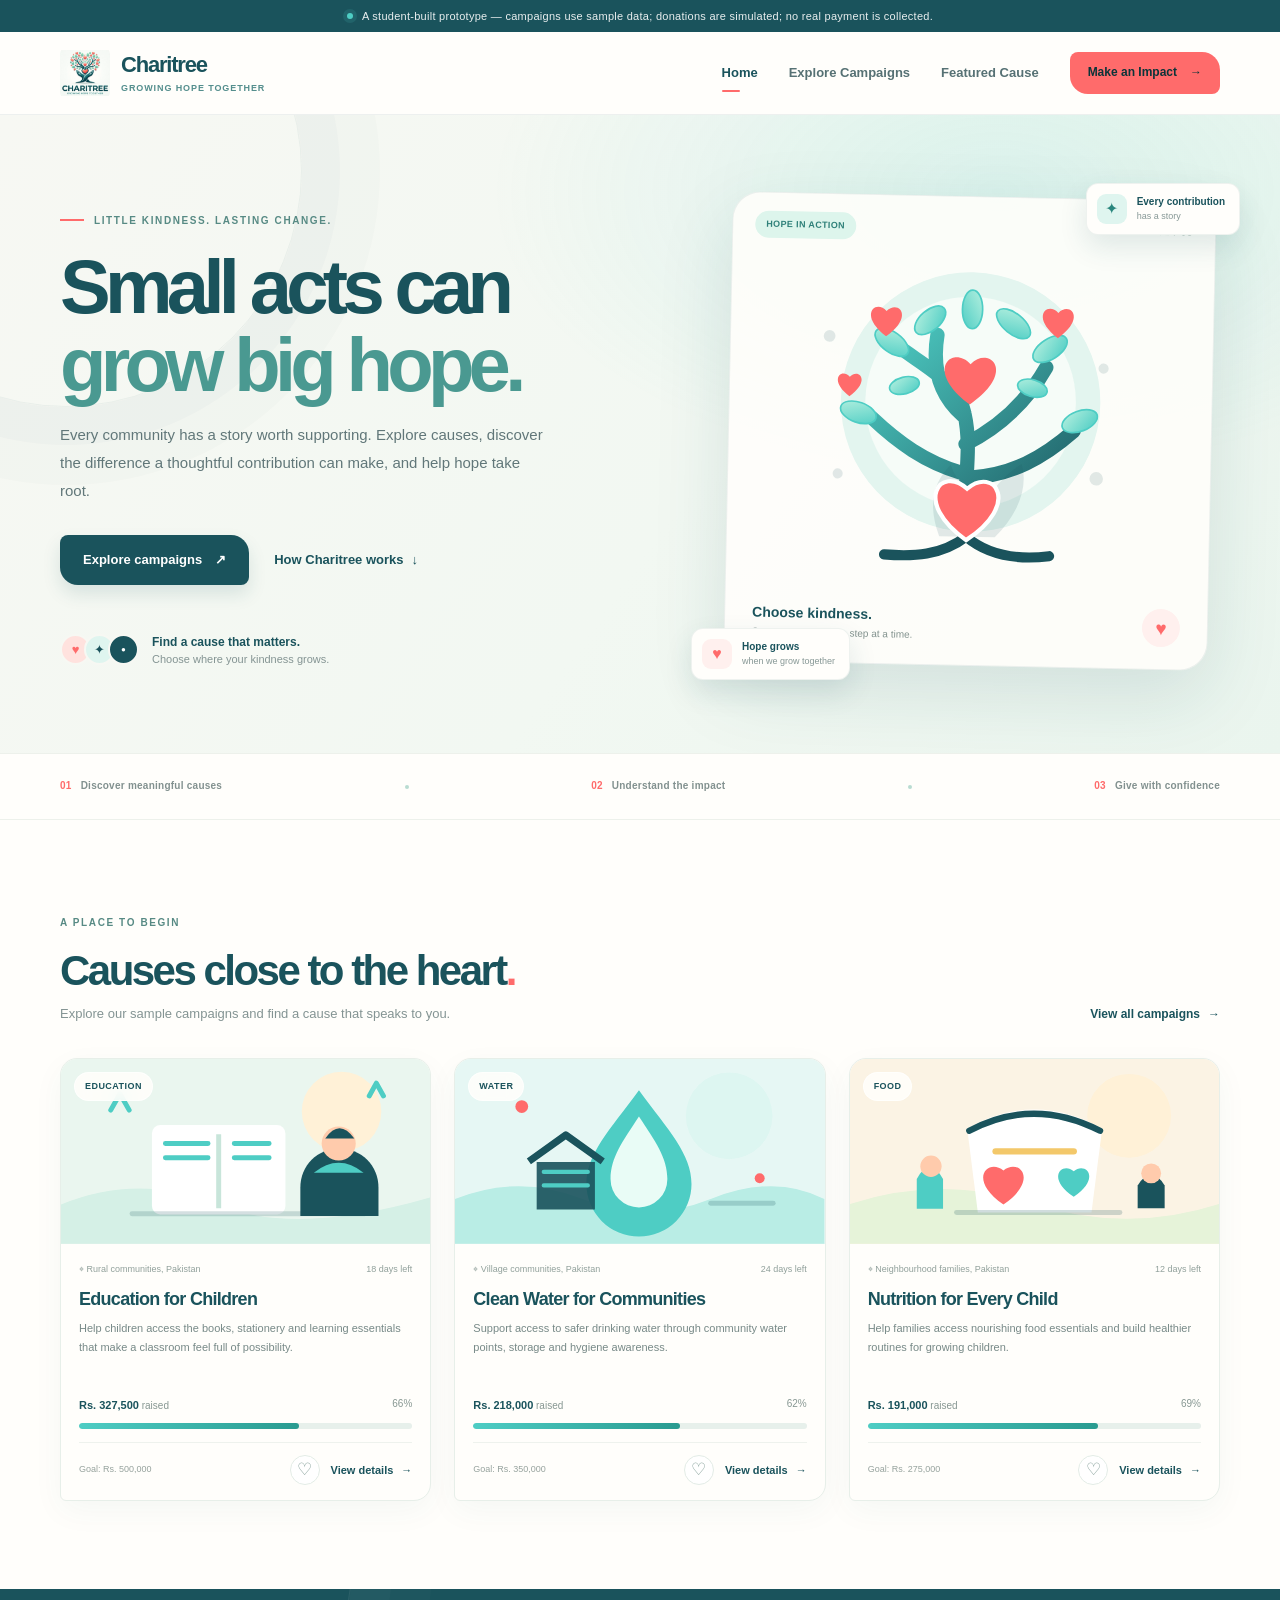
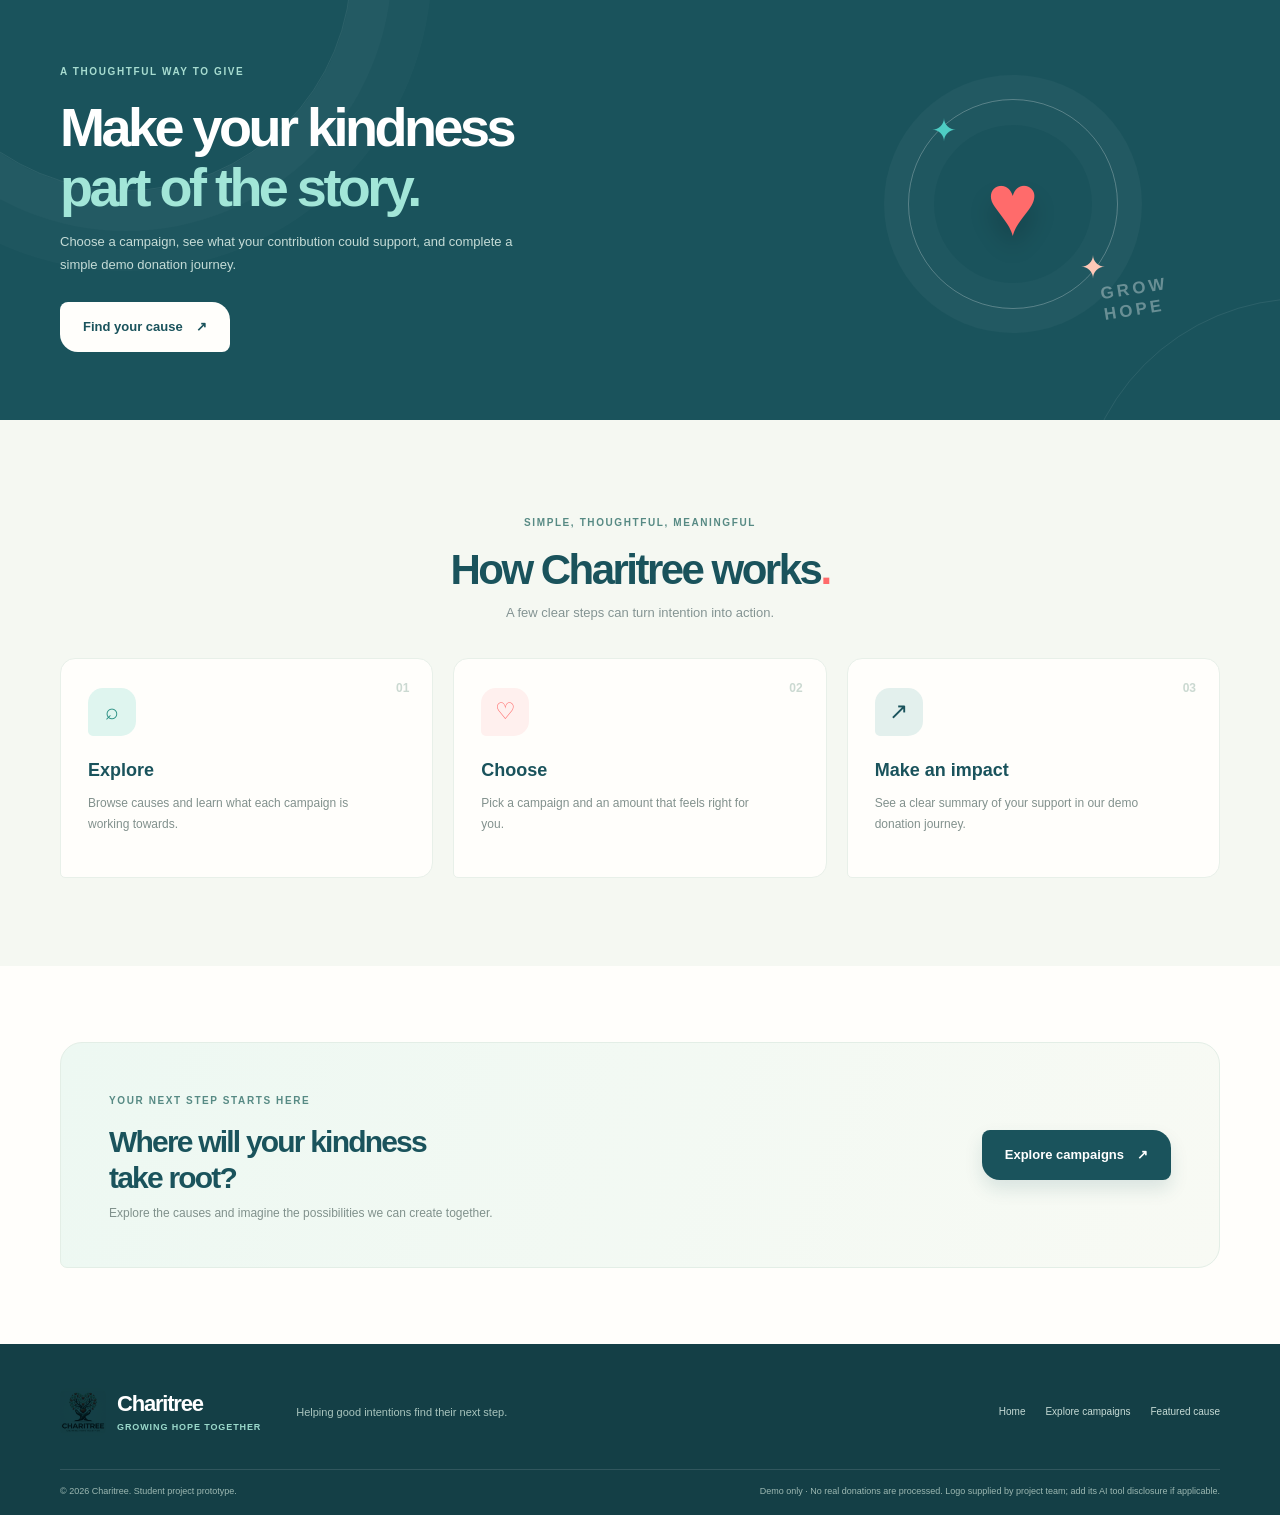
<file: index.html>
<!doctype html>
<html lang="en">
<head>
  <meta charset="utf-8">
  <meta name="viewport" content="width=device-width, initial-scale=1">
  <meta name="theme-color" content="#1A535C">
  <meta name="description" content="Discover meaningful causes and explore how your support can help communities grow with Charitree.">
  <title>Charitree | Growing Hope Together</title>
  <link rel="icon" href="images/charitree-logo.jpg" type="image/jpeg">
  <link rel="stylesheet" href="css/styles.css">
  <script defer src="js/data.js"></script>
  <script defer src="js/app.js"></script>
</head>
<body data-page="home">
  <a class="skip-link" href="#main">Skip to content</a>
  <div class="announcement"><span class="announcement__dot"></span> A student-built prototype — campaigns use sample data; donations are simulated; no real payment is collected.</div>
  <header class="site-header">
    <div class="container header-inner">
      <a class="brand" href="index.html" aria-label="Charitree home">
        <img src="images/charitree-logo.jpg" alt="Charitree tree and heart logo" class="brand__logo">
        <span class="brand__text"><strong>Charitree</strong><small>Growing hope together</small></span>
      </a>
      <button class="menu-toggle" type="button" aria-label="Open navigation menu" aria-expanded="false" aria-controls="primary-nav"><span></span><span></span><span></span></button>
      <nav class="primary-nav" id="primary-nav" aria-label="Main navigation">
        <a class="nav-link is-active" href="index.html" aria-current="page">Home</a>
        <a class="nav-link" href="pages/explore-campaigns.html">Explore Campaigns</a>
        <a class="nav-link" href="pages/campaign-details.html?id=education">Featured Cause</a>
        <a class="button button--small button--coral nav-cta" href="pages/explore-campaigns.html">Make an Impact <span aria-hidden="true">→</span></a>
      </nav>
    </div>
  </header>

  <main id="main">
    <section class="hero hero--home">
      <div class="container hero-grid">
        <div class="hero-copy">
          <span class="eyebrow"><span class="eyebrow__line"></span> Little kindness. Lasting change.</span>
          <h1>Small acts can<br><em>grow big hope.</em></h1>
          <p class="hero-lead">Every community has a story worth supporting. Explore causes, discover the difference a thoughtful contribution can make, and help hope take root.</p>
          <div class="hero-actions">
            <a class="button button--primary" href="pages/explore-campaigns.html">Explore campaigns <span aria-hidden="true">↗</span></a>
            <a class="text-link" href="#how-it-works">How Charitree works <span aria-hidden="true">↓</span></a>
          </div>
          <div class="hero-proof"><div class="avatar-stack" aria-hidden="true"><span>♥</span><span>✦</span><span>●</span></div><p><strong>Find a cause that matters.</strong><br><span>Choose where your kindness grows.</span></p></div>
        </div>
        <div class="hero-art-wrap">
          <div class="hero-art-card">
            <div class="hero-art-top"><span class="pill pill--sage">Hope in action</span><span class="tiny-label">01 / 03</span></div>
            <div class="hero-illustration" aria-label="Illustration of a growing tree with leaves and hearts" role="img">
              <svg viewBox="0 0 520 420" xmlns="http://www.w3.org/2000/svg" aria-hidden="true">
                <defs><linearGradient id="trunk" x1="0" y1="0" x2="1" y2="1"><stop stop-color="#4ECDC4"/><stop offset="1" stop-color="#1A535C"/></linearGradient><linearGradient id="leaf" x1="0" y1="0" x2="1" y2="1"><stop stop-color="#B5F0DF"/><stop offset="1" stop-color="#4ECDC4"/></linearGradient></defs>
                <circle cx="260" cy="190" r="154" fill="#E3F5EF"/><circle cx="260" cy="190" r="125" fill="#F6FCF8"/>
                <path d="M258 349 C252 290 264 249 253 204 C245 167 207 150 173 126 M255 240 C300 216 330 182 349 147 M251 206 C220 180 214 145 219 111 M259 280 C311 276 348 254 383 222 M250 274 C207 262 175 240 143 211" fill="none" stroke="url(#trunk)" stroke-width="17" stroke-linecap="round"/>
                <path d="M258 350 C229 373 196 375 161 373 M258 350 C285 372 322 376 357 371" fill="none" stroke="#1A535C" stroke-width="12" stroke-linecap="round"/>
                <g fill="url(#leaf)" stroke="#4ECDC4" stroke-width="2"><ellipse cx="165" cy="121" rx="23" ry="12" transform="rotate(35 165 121)"/><ellipse cx="210" cy="94" rx="22" ry="12" transform="rotate(-42 210 94)"/><ellipse cx="260" cy="80" rx="23" ry="12" transform="rotate(90 260 80)"/><ellipse cx="309" cy="96" rx="24" ry="12" transform="rotate(38 309 96)"/><ellipse cx="353" cy="125" rx="23" ry="12" transform="rotate(-34 353 125)"/><ellipse cx="127" cy="205" rx="22" ry="12" transform="rotate(18 127 205)"/><ellipse cx="390" cy="210" rx="22" ry="12" transform="rotate(-22 390 210)"/><ellipse cx="181" cy="172" rx="18" ry="10" transform="rotate(-15 181 172)"/><ellipse cx="333" cy="172" rx="18" ry="10" transform="rotate(15 333 172)"/></g>
                <g fill="#FF6B6B"><path d="M259 145c-22-23-56 8 0 48 56-40 22-71 0-48z"/><path d="M158 84c-13-14-34 5 0 30 34-25 13-44 0-30z"/><path d="M362 82c-13-14-34 5 0 30 34-25 13-44 0-30z"/><path d="M116 163c-10-11-26 4 0 23 26-19 10-34 0-23z"/></g>
                <path d="M226 350c-15-38-8-64 12-85 8 25 31 34 39 59 7-31 26-48 45-62 9 28-3 60-30 88" fill="#1A535C" opacity=".12"/>
                <path d="M258 293c-32-28-65 17 0 61 65-44 32-89 0-61z" fill="#FF6B6B" stroke="#fff" stroke-width="5"/>
                <g fill="#1A535C" opacity=".12"><circle cx="91" cy="115" r="7"/><circle cx="417" cy="147" r="6"/><circle cx="411" cy="278" r="8"/><circle cx="104" cy="278" r="6"/></g>
              </svg>
            </div>
            <div class="hero-art-caption"><div><strong>Choose kindness.</strong><span>Support a cause, one step at a time.</span></div><span class="caption-heart" aria-hidden="true">♥</span></div>
          </div>
          <div class="floating-note floating-note--top"><span class="floating-note__icon">✦</span><span><strong>Every contribution</strong><small>has a story</small></span></div>
          <div class="floating-note floating-note--bottom"><span class="floating-note__icon floating-note__icon--coral">♥</span><span><strong>Hope grows</strong><small>when we grow together</small></span></div>
        </div>
      </div>
    </section>

    <section class="trust-strip" aria-label="Charitree principles">
      <div class="container trust-strip__inner"><span><b>01</b> Discover meaningful causes</span><i></i><span><b>02</b> Understand the impact</span><i></i><span><b>03</b> Give with confidence</span></div>
    </section>

    <section class="section section--featured">
      <div class="container">
        <div class="section-heading"><div><span class="eyebrow">A place to begin</span><h2>Causes close to the heart<span class="accent-dot">.</span></h2><p>Explore our sample campaigns and find a cause that speaks to you.</p></div><a class="text-link text-link--strong" href="pages/explore-campaigns.html">View all campaigns <span aria-hidden="true">→</span></a></div>
        <div class="campaign-grid campaign-grid--home" id="featured-campaigns" aria-live="polite"><div class="loading-state">Loading campaigns…</div></div>
      </div>
    </section>

    <section class="impact-band">
      <div class="container impact-band__inner"><div><span class="eyebrow eyebrow--light">A thoughtful way to give</span><h2>Make your kindness<br><em>part of the story.</em></h2><p>Choose a campaign, see what your contribution could support, and complete a simple demo donation journey.</p><a class="button button--light" href="pages/explore-campaigns.html">Find your cause <span aria-hidden="true">↗</span></a></div><div class="impact-graphic" aria-hidden="true"><span class="impact-graphic__ring"></span><span class="impact-graphic__heart">♥</span><span class="impact-graphic__leaf impact-graphic__leaf--one">✦</span><span class="impact-graphic__leaf impact-graphic__leaf--two">✦</span><span class="impact-graphic__text">GROW<br>HOPE</span></div></div>
    </section>

    <section class="section section--steps" id="how-it-works">
      <div class="container"><div class="section-heading section-heading--center"><div><span class="eyebrow">Simple, thoughtful, meaningful</span><h2>How Charitree works<span class="accent-dot">.</span></h2><p>A few clear steps can turn intention into action.</p></div></div>
        <div class="steps-grid"><article class="step-card"><span class="step-number">01</span><div class="step-icon step-icon--sage">⌕</div><h3>Explore</h3><p>Browse causes and learn what each campaign is working towards.</p></article><article class="step-card"><span class="step-number">02</span><div class="step-icon step-icon--coral">♡</div><h3>Choose</h3><p>Pick a campaign and an amount that feels right for you.</p></article><article class="step-card"><span class="step-number">03</span><div class="step-icon step-icon--teal">↗</div><h3>Make an impact</h3><p>See a clear summary of your support in our demo donation journey.</p></article></div>
      </div>
    </section>

    <section class="section section--closing"><div class="container closing-card"><div><span class="eyebrow">Your next step starts here</span><h2>Where will your kindness<br>take root?</h2><p>Explore the causes and imagine the possibilities we can create together.</p></div><a class="button button--primary" href="pages/explore-campaigns.html">Explore campaigns <span aria-hidden="true">↗</span></a></div></section>
  </main>

  <footer class="site-footer"><div class="container footer-main"><a class="brand brand--footer" href="index.html"><img src="images/charitree-logo.jpg" alt="" class="brand__logo"><span class="brand__text"><strong>Charitree</strong><small>Growing hope together</small></span></a><p class="footer-motto">Helping good intentions find their next step.</p><div class="footer-links"><a href="index.html">Home</a><a href="pages/explore-campaigns.html">Explore campaigns</a><a href="pages/campaign-details.html?id=education">Featured cause</a></div></div><div class="container footer-bottom"><span>© <span data-year></span> Charitree. Student project prototype.</span><span>Demo only · No real donations are processed. Logo supplied by project team; add its AI tool disclosure if applicable.</span></div></footer>
  <div class="toast-region" id="toast-region" aria-live="polite" aria-atomic="true"></div>
</body>
</html>
</file>
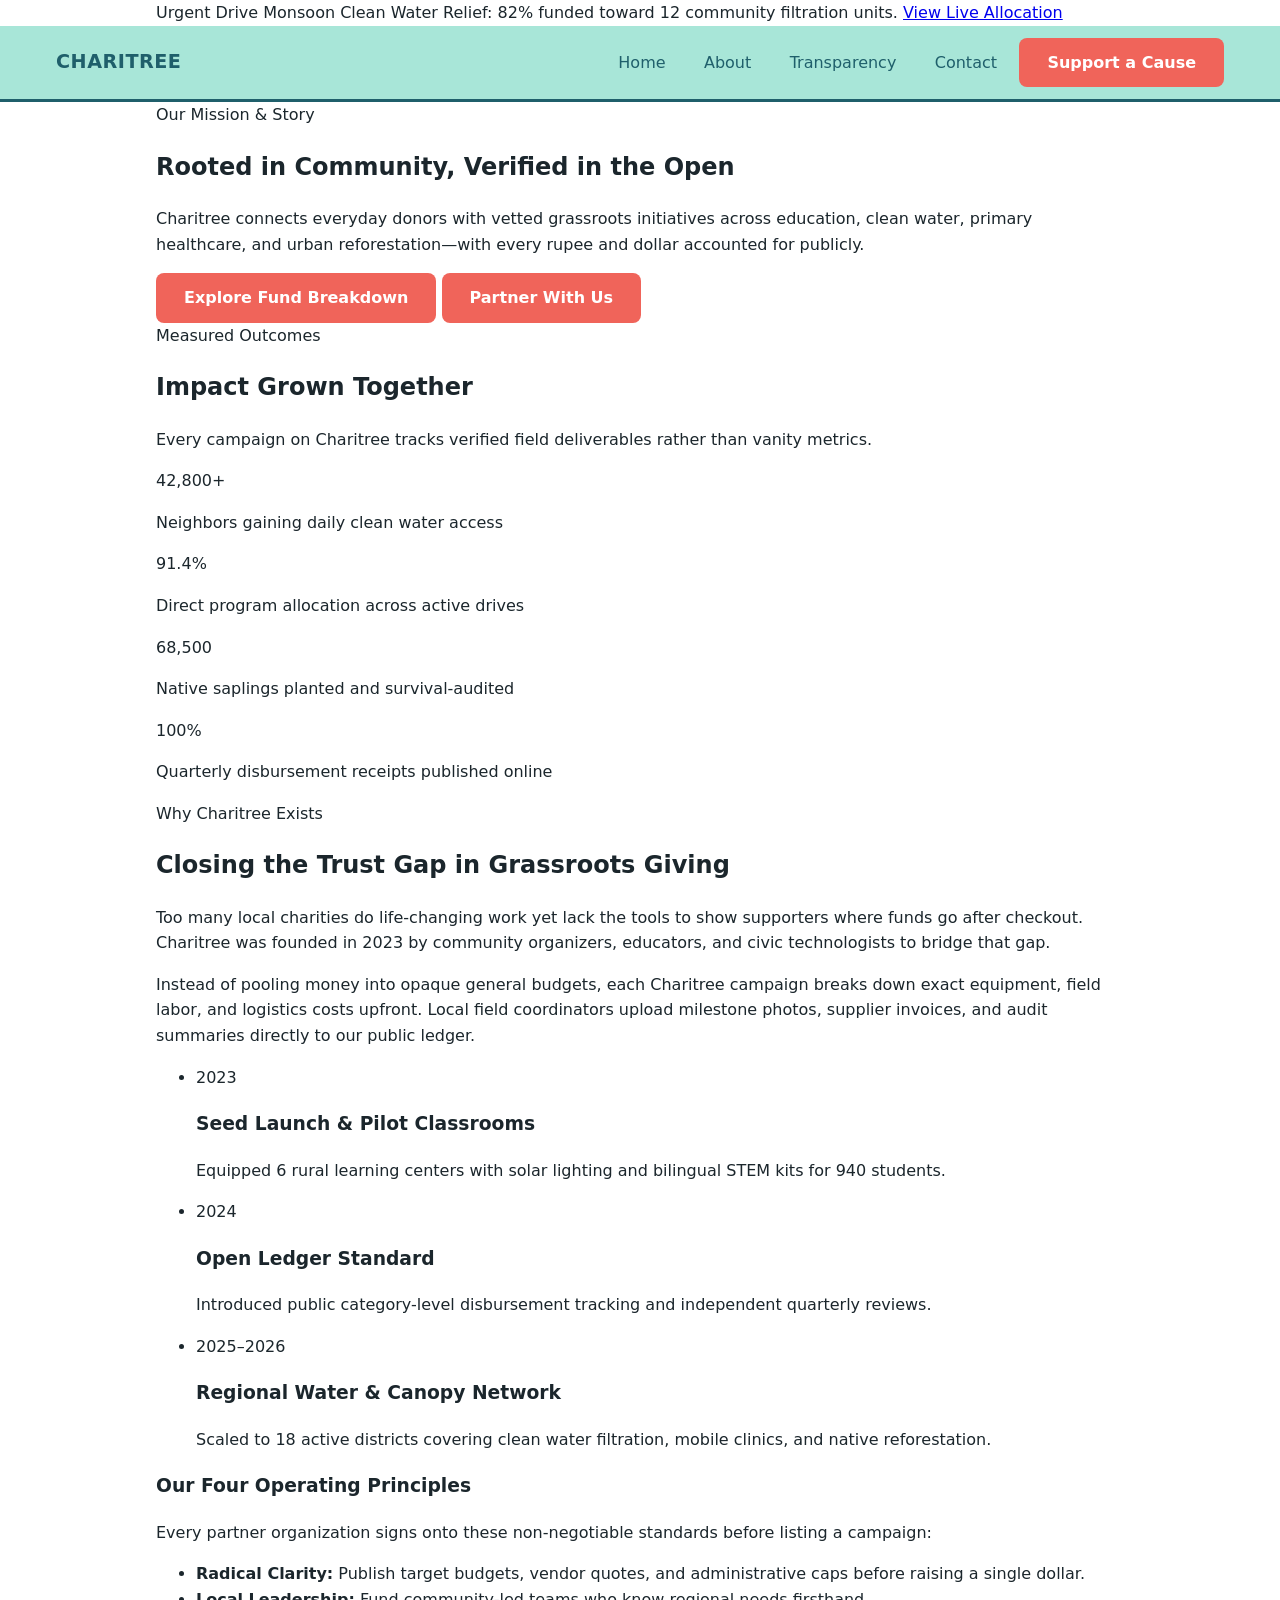
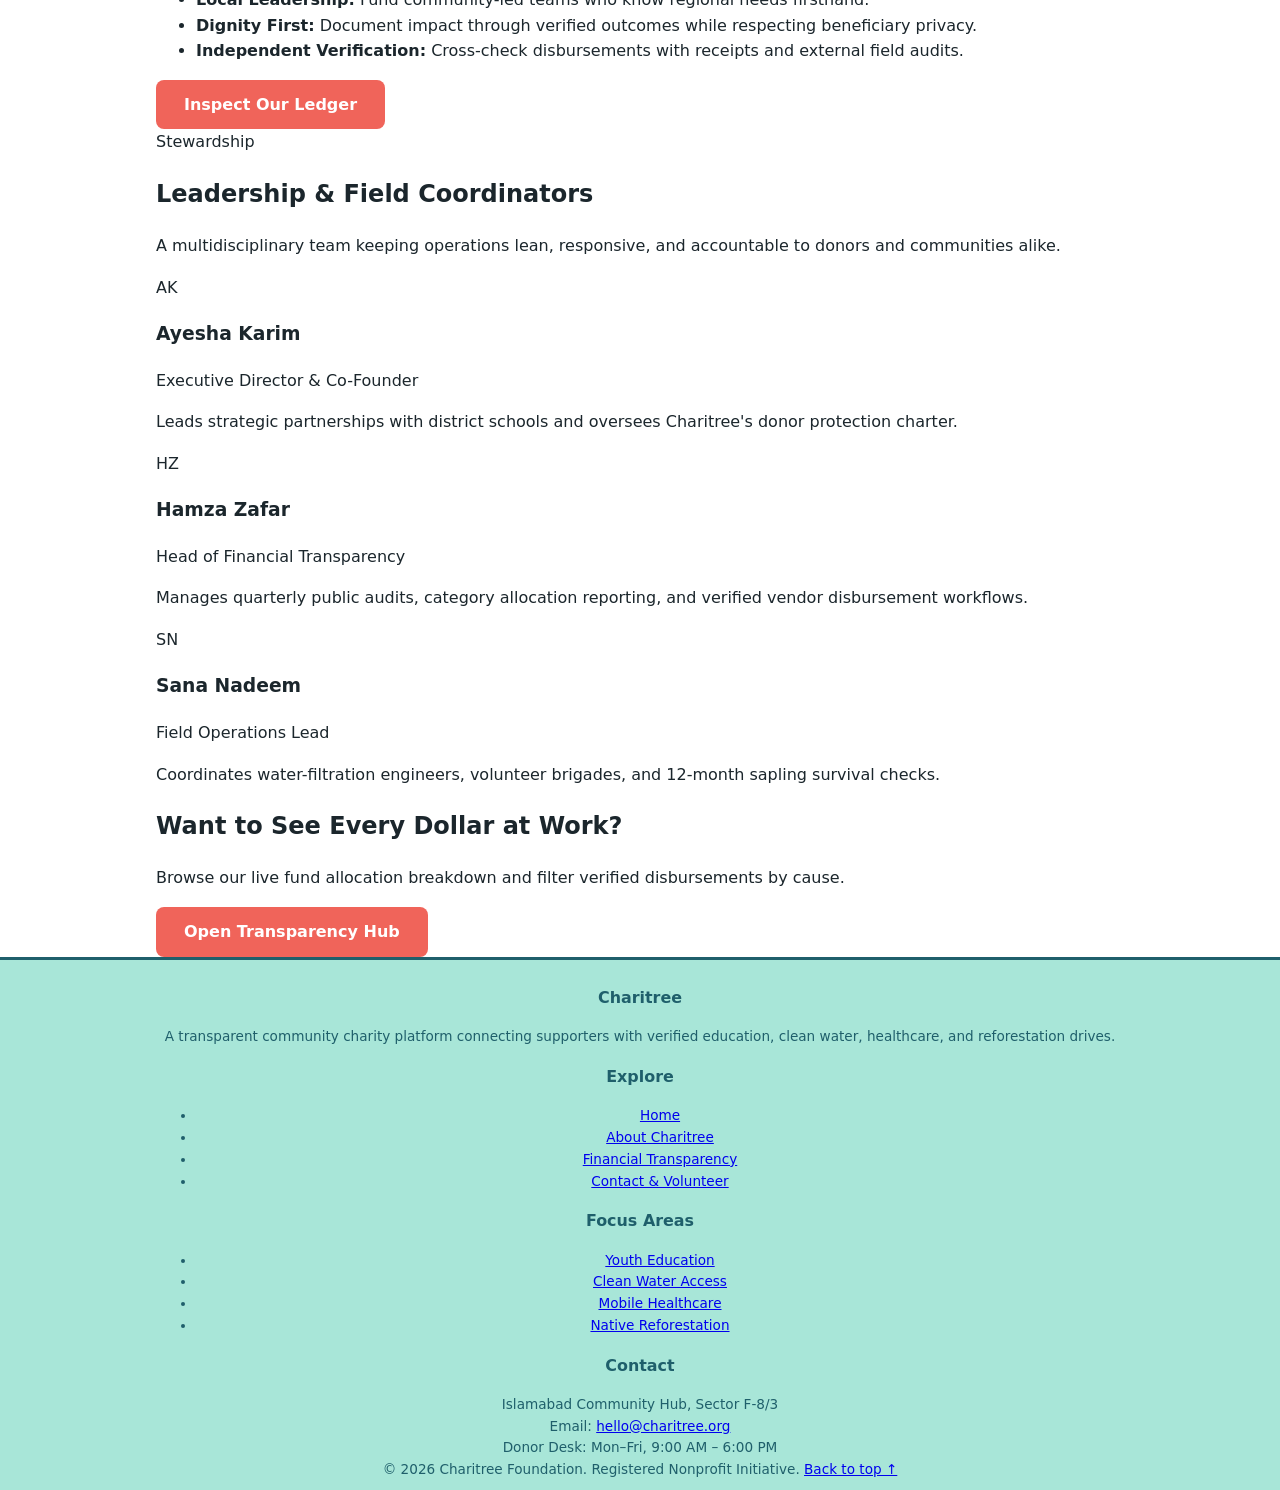
<file: pages/about.html>
<!DOCTYPE html>
<html lang="en">
<head>
  <meta charset="UTF-8">
  <meta name="viewport" content="width=device-width, initial-scale=1.0">
  <meta name="description" content="Learn about Charitree's mission, community-led programs, governance principles, and the team growing transparent humanitarian impact.">
  <title>About Us | Charitree Charity Platform</title>
  <link rel="stylesheet" href="../css/style.css">
</head>
<body>
  <a class="skip-link" href="#main-content">Skip to main content</a>

  <div class="urgent-bar" role="region" aria-label="Urgent campaign alert">
    <div class="container urgent-bar__inner">
      <span class="urgent-bar__tag">Urgent Drive</span>
      <span>Monsoon Clean Water Relief: 82% funded toward 12 community filtration units.</span>
      <a href="transparency.html">View Live Allocation</a>
    </div>
  </div>

  <header class="site-header">
    <div class="container nav-container">
      <a class="brand" href="../index.html" aria-label="Charitree Home">
        <svg class="brand__icon" viewBox="0 0 36 36" fill="none" aria-hidden="true">
          <circle cx="18" cy="18" r="17" fill="#133E45" stroke="#4ECDC4" stroke-width="2" />
          <path d="M18 28V15" stroke="#F7FFF7" stroke-width="2.4" stroke-linecap="round" />
          <path d="M18 19C13.5 19 10.5 16 10.5 11.8C14.7 11.8 18 14.7 18 19Z" fill="#4ECDC4" />
          <path d="M18 16C22.5 16 25.5 13 25.5 8.8C21.3 8.8 18 11.7 18 16Z" fill="#FF6B6B" />
        </svg>
        <span>Charitree</span>
      </a>

      <button
        class="nav-toggle"
        type="button"
        aria-expanded="false"
        aria-controls="primary-nav"
        aria-label="Toggle navigation menu"
      >
        <span class="nav-toggle__bars" aria-hidden="true">
          <span></span>
          <span></span>
          <span></span>
        </span>
      </button>

      <nav id="primary-nav" class="site-nav" aria-label="Primary Navigation">
        <ul class="nav-list">
          <li><a class="nav-link" href="../index.html">Home</a></li>
          <li><a class="nav-link is-active" href="about.html" aria-current="page">About</a></li>
          <li><a class="nav-link" href="transparency.html">Transparency</a></li>
          <li><a class="nav-link" href="contact.html">Contact</a></li>
          <li><a class="btn btn-cta nav-cta" href="contact.html#contact-form-section">Support a Cause</a></li>
        </ul>
      </nav>
    </div>
  </header>

  <main id="main-content">
    <section class="page-hero">
      <div class="container">
        <span class="badge badge-sage">Our Mission &amp; Story</span>
        <h1>Rooted in Community, Verified in the Open</h1>
        <p class="page-hero__lead">
          Charitree connects everyday donors with vetted grassroots initiatives across education, clean water, primary healthcare, and urban reforestation—with every rupee and dollar accounted for publicly.
        </p>
        <div class="page-hero__actions">
          <a class="btn btn-cta" href="transparency.html">Explore Fund Breakdown</a>
          <a class="btn btn-outline-light" href="contact.html">Partner With Us</a>
        </div>
      </div>
    </section>

    <section class="section" aria-labelledby="impact-heading">
      <div class="container">
        <div class="section-header">
          <span class="section-header__eyebrow">Measured Outcomes</span>
          <h2 id="impact-heading">Impact Grown Together</h2>
          <p>Every campaign on Charitree tracks verified field deliverables rather than vanity metrics.</p>
        </div>

        <div class="grid grid-4">
          <article class="card card--teal">
            <p class="stat-value">42,800+</p>
            <p class="stat-label">Neighbors gaining daily clean water access</p>
          </article>
          <article class="card card--sage">
            <p class="stat-value">91.4%</p>
            <p class="stat-label">Direct program allocation across active drives</p>
          </article>
          <article class="card card--teal">
            <p class="stat-value">68,500</p>
            <p class="stat-label">Native saplings planted and survival-audited</p>
          </article>
          <article class="card card--coral">
            <p class="stat-value">100%</p>
            <p class="stat-label">Quarterly disbursement receipts published online</p>
          </article>
        </div>
      </div>
    </section>

    <section class="section section--alt" aria-labelledby="story-heading">
      <div class="container story-split">
        <div>
          <div class="section-header">
            <span class="section-header__eyebrow">Why Charitree Exists</span>
            <h2 id="story-heading">Closing the Trust Gap in Grassroots Giving</h2>
          </div>
          <p>
            Too many local charities do life-changing work yet lack the tools to show supporters where funds go after checkout. Charitree was founded in 2023 by community organizers, educators, and civic technologists to bridge that gap.
          </p>
          <p>
            Instead of pooling money into opaque general budgets, each Charitree campaign breaks down exact equipment, field labor, and logistics costs upfront. Local field coordinators upload milestone photos, supplier invoices, and audit summaries directly to our public ledger.
          </p>
          <ul class="milestone-list">
            <li class="milestone-item">
              <span class="milestone-item__year">2023</span>
              <h3>Seed Launch &amp; Pilot Classrooms</h3>
              <p>Equipped 6 rural learning centers with solar lighting and bilingual STEM kits for 940 students.</p>
            </li>
            <li class="milestone-item">
              <span class="milestone-item__year">2024</span>
              <h3>Open Ledger Standard</h3>
              <p>Introduced public category-level disbursement tracking and independent quarterly reviews.</p>
            </li>
            <li class="milestone-item">
              <span class="milestone-item__year">2025–2026</span>
              <h3>Regional Water &amp; Canopy Network</h3>
              <p>Scaled to 18 active districts covering clean water filtration, mobile clinics, and native reforestation.</p>
            </li>
          </ul>
        </div>

        <aside class="highlight-box" aria-labelledby="values-heading">
          <h3 id="values-heading">Our Four Operating Principles</h3>
          <p>Every partner organization signs onto these non-negotiable standards before listing a campaign:</p>
          <ul>
            <li><strong>Radical Clarity:</strong> Publish target budgets, vendor quotes, and administrative caps before raising a single dollar.</li>
            <li><strong>Local Leadership:</strong> Fund community-led teams who know regional needs firsthand.</li>
            <li><strong>Dignity First:</strong> Document impact through verified outcomes while respecting beneficiary privacy.</li>
            <li><strong>Independent Verification:</strong> Cross-check disbursements with receipts and external field audits.</li>
          </ul>
          <a class="btn btn-cta" href="transparency.html">Inspect Our Ledger</a>
        </aside>
      </div>
    </section>

    <section class="section" aria-labelledby="team-heading">
      <div class="container">
        <div class="section-header">
          <span class="section-header__eyebrow">Stewardship</span>
          <h2 id="team-heading">Leadership &amp; Field Coordinators</h2>
          <p>A multidisciplinary team keeping operations lean, responsive, and accountable to donors and communities alike.</p>
        </div>

        <div class="grid grid-3">
          <article class="card card--sage">
            <div class="team-avatar" aria-hidden="true">AK</div>
            <h3>Ayesha Karim</h3>
            <p class="role-label">Executive Director &amp; Co-Founder</p>
            <p>Leads strategic partnerships with district schools and oversees Charitree's donor protection charter.</p>
          </article>

          <article class="card card--teal">
            <div class="team-avatar" aria-hidden="true">HZ</div>
            <h3>Hamza Zafar</h3>
            <p class="role-label">Head of Financial Transparency</p>
            <p>Manages quarterly public audits, category allocation reporting, and verified vendor disbursement workflows.</p>
          </article>

          <article class="card card--coral">
            <div class="team-avatar" aria-hidden="true">SN</div>
            <h3>Sana Nadeem</h3>
            <p class="role-label">Field Operations Lead</p>
            <p>Coordinates water-filtration engineers, volunteer brigades, and 12-month sapling survival checks.</p>
          </article>
        </div>
      </div>
    </section>

    <section class="section">
      <div class="container">
        <div class="cta-panel">
          <div>
            <h2>Want to See Every Dollar at Work?</h2>
            <p>Browse our live fund allocation breakdown and filter verified disbursements by cause.</p>
          </div>
          <a class="btn btn-cta" href="transparency.html">Open Transparency Hub</a>
        </div>
      </div>
    </section>
  </main>

  <footer class="site-footer">
    <div class="container">
      <div class="footer-grid">
        <div>
          <h3 class="footer-heading">Charitree</h3>
          <p>
            A transparent community charity platform connecting supporters with verified education, clean water, healthcare, and reforestation drives.
          </p>
        </div>
        <div>
          <h3 class="footer-heading">Explore</h3>
          <ul class="footer-links">
            <li><a href="../index.html">Home</a></li>
            <li><a href="about.html">About Charitree</a></li>
            <li><a href="transparency.html">Financial Transparency</a></li>
            <li><a href="contact.html">Contact &amp; Volunteer</a></li>
          </ul>
        </div>
        <div>
          <h3 class="footer-heading">Focus Areas</h3>
          <ul class="footer-links">
            <li><a href="transparency.html#allocations">Youth Education</a></li>
            <li><a href="transparency.html#allocations">Clean Water Access</a></li>
            <li><a href="transparency.html#allocations">Mobile Healthcare</a></li>
            <li><a href="transparency.html#allocations">Native Reforestation</a></li>
          </ul>
        </div>
        <div>
          <h3 class="footer-heading">Contact</h3>
          <p>Islamabad Community Hub, Sector F-8/3</p>
          <p>Email: <a href="mailto:hello@charitree.org">hello@charitree.org</a></p>
          <p>Donor Desk: Mon–Fri, 9:00 AM – 6:00 PM</p>
        </div>
      </div>

      <div class="footer-bottom">
        <span>&copy; 2026 Charitree Foundation. Registered Nonprofit Initiative.</span>
        <a href="#main-content">Back to top &uarr;</a>
      </div>
    </div>
  </footer>

  <script src="../js/main.js"></script>
</body>
</html>
</file>
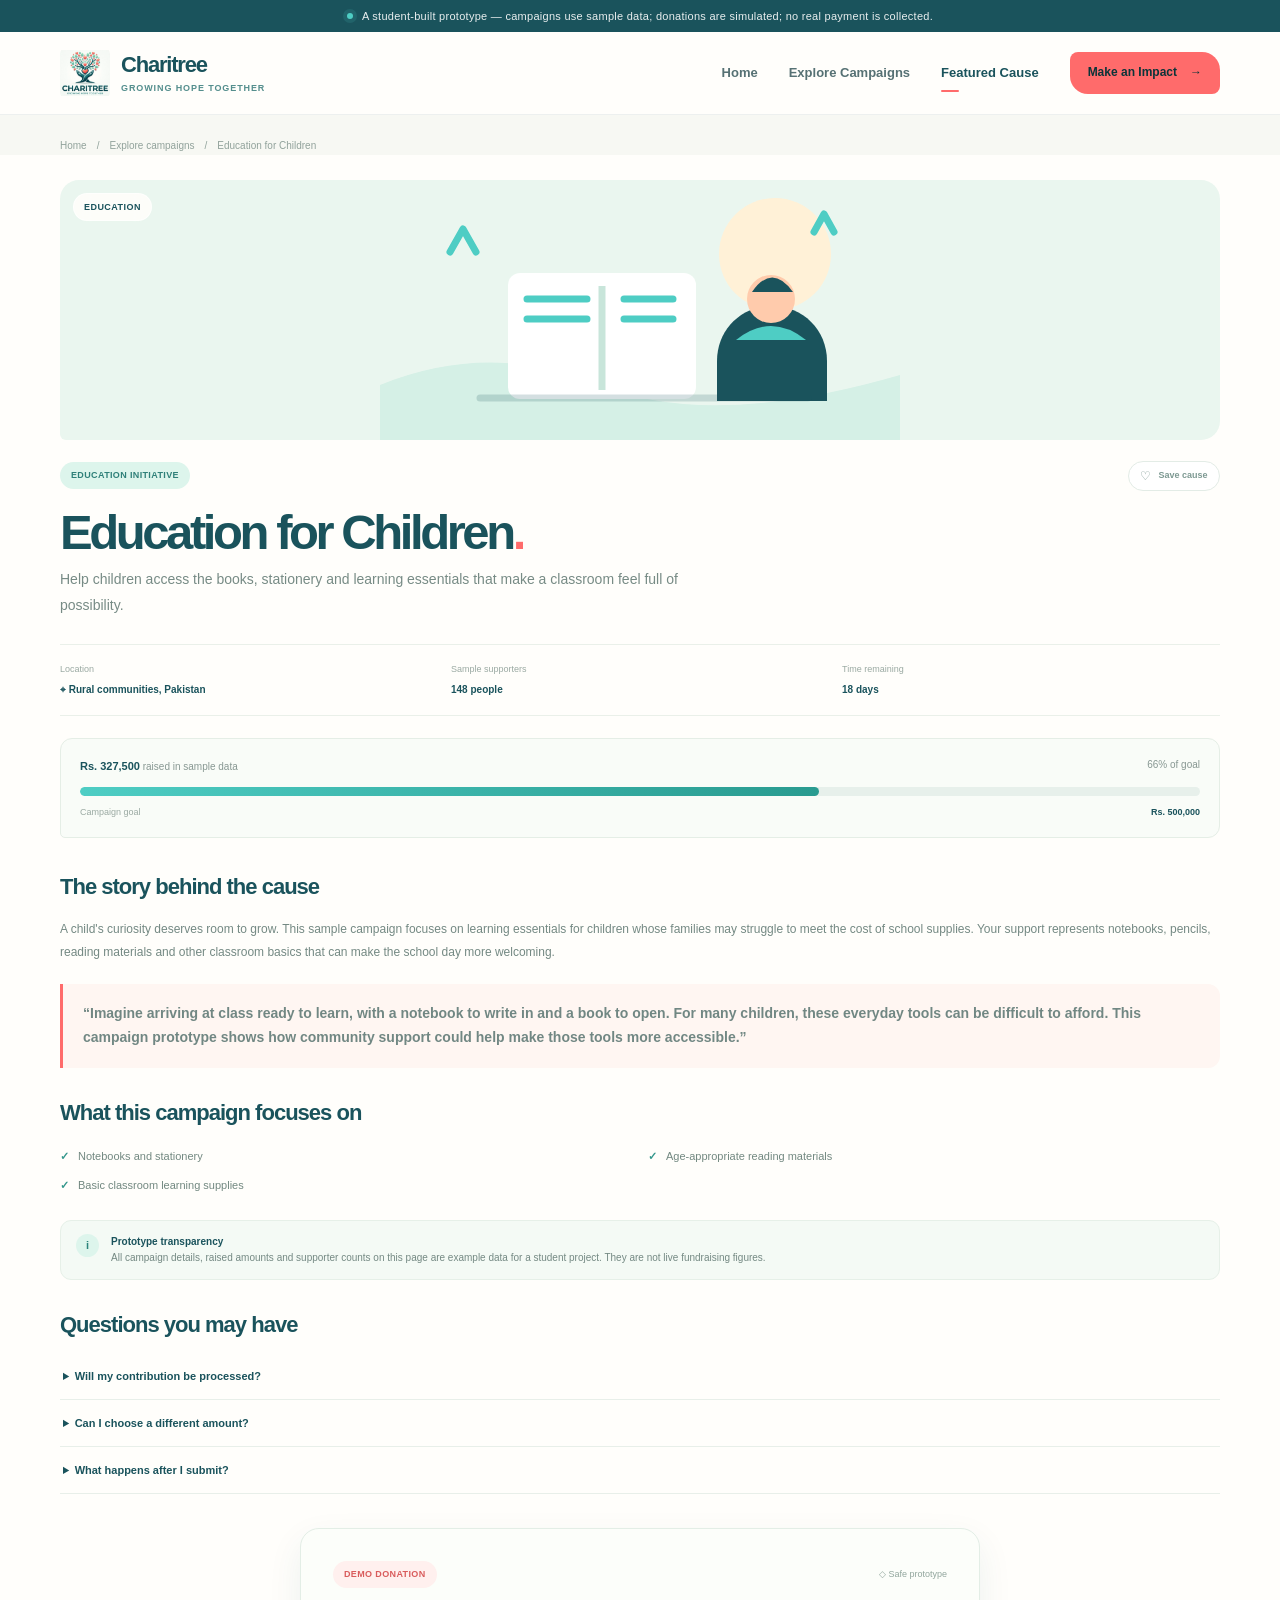
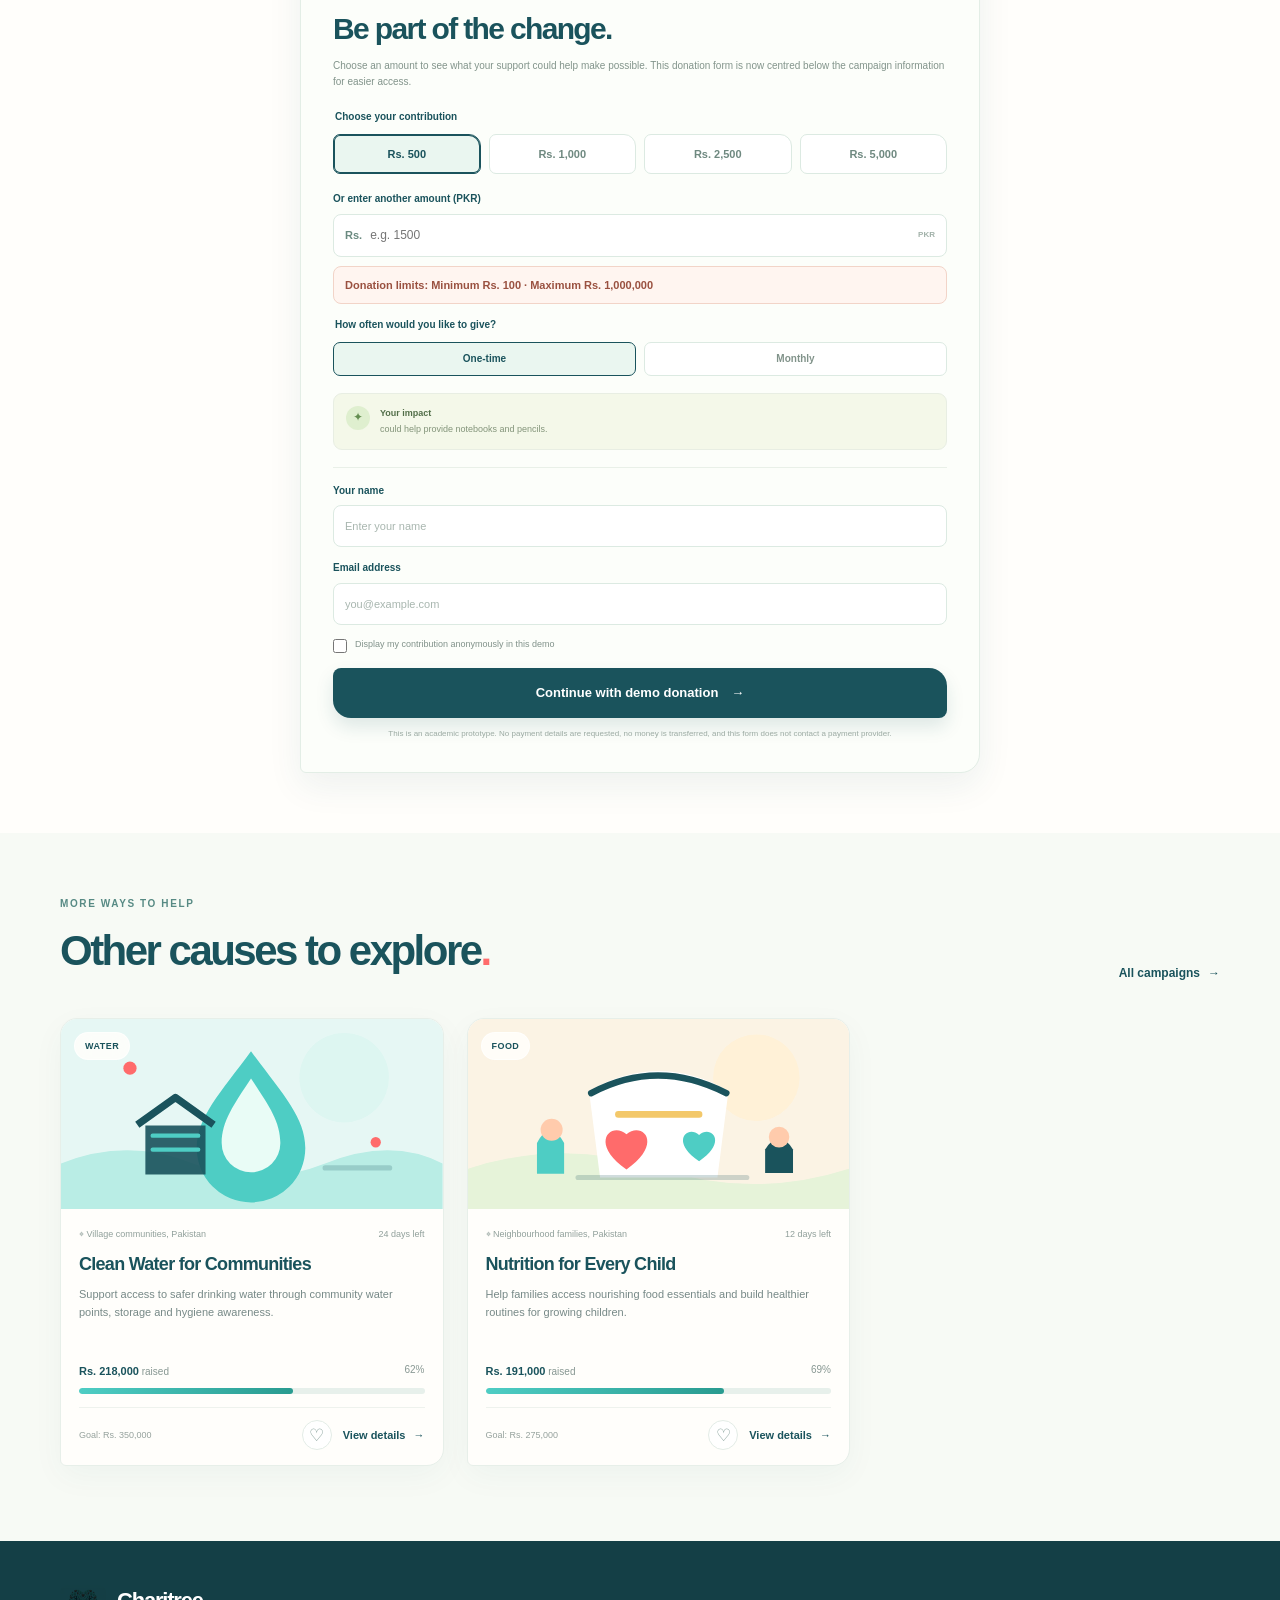
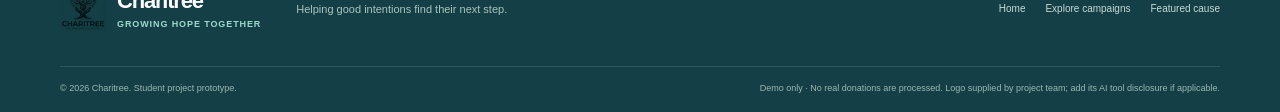
<file: pages/campaign-details.html>
<!doctype html>
<html lang="en">
<head>
  <meta charset="utf-8"><meta name="viewport" content="width=device-width, initial-scale=1"><meta name="theme-color" content="#1A535C">
  <meta name="description" content="Learn about a Charitree cause and try the simulated donation experience.">
  <title>Campaign Details & Donation | Charitree</title><link rel="icon" href="../images/charitree-logo.jpg" type="image/jpeg"><link rel="stylesheet" href="../css/styles.css">
  <script defer src="../js/data.js"></script><script defer src="../js/app.js"></script>
</head>
<body data-page="details">
  <a class="skip-link" href="#main">Skip to content</a>
  <div class="announcement"><span class="announcement__dot"></span> A student-built prototype — campaigns use sample data; donations are simulated; no real payment is collected.</div>
  <header class="site-header"><div class="container header-inner">
    <a class="brand" href="../index.html" aria-label="Charitree home"><img src="../images/charitree-logo.jpg" alt="Charitree tree and heart logo" class="brand__logo"><span class="brand__text"><strong>Charitree</strong><small>Growing hope together</small></span></a>
    <button class="menu-toggle" type="button" aria-label="Open navigation menu" aria-expanded="false" aria-controls="primary-nav"><span></span><span></span><span></span></button>
    <nav class="primary-nav" id="primary-nav" aria-label="Main navigation"><a class="nav-link" href="../index.html">Home</a><a class="nav-link" href="explore-campaigns.html">Explore Campaigns</a><a class="nav-link is-active" href="campaign-details.html?id=education" aria-current="page">Featured Cause</a><a class="button button--small button--coral nav-cta" href="#donate">Make an Impact <span aria-hidden="true">→</span></a></nav>
  </div></header>
  <main id="main">
    <div class="container detail-breadcrumb"><a href="../index.html">Home</a><span aria-hidden="true">/</span><a href="explore-campaigns.html">Explore campaigns</a><span aria-hidden="true">/</span><span id="breadcrumb-campaign">Campaign details</span></div>
    <section class="section section--detail"><div class="container detail-layout">
      <article class="detail-main" id="campaign-detail-content">
        <div class="loading-state">Loading campaign details…</div>
      </article>
      <aside class="donation-card" id="donate" aria-labelledby="donation-title">
        <div class="donation-card__top"><span class="pill pill--coral">Demo donation</span><span class="secure-label"><span aria-hidden="true">◇</span> Safe prototype</span></div>
        <h2 id="donation-title">Be part of the change.</h2><p class="donation-intro">Choose an amount to see what your support could help make possible. This donation form is now centred below the campaign information for easier access.</p>
        <form id="donation-form" novalidate>
          <fieldset class="amount-fieldset"><legend>Choose your contribution</legend><div class="amount-grid"><button class="amount-button is-selected" type="button" data-amount="500" aria-pressed="true">Rs. 500</button><button class="amount-button" type="button" data-amount="1000" aria-pressed="false">Rs. 1,000</button><button class="amount-button" type="button" data-amount="2500" aria-pressed="false">Rs. 2,500</button><button class="amount-button" type="button" data-amount="5000" aria-pressed="false">Rs. 5,000</button></div></fieldset>
          <div class="field-group"><label for="custom-amount">Or enter another amount (PKR)</label><div class="currency-input"><span>Rs.</span><input id="custom-amount" name="amount" type="number" min="100" max="1000000" step="50" placeholder="e.g. 1500" inputmode="numeric"><span class="currency-input__suffix">PKR</span></div><small class="field-hint"><strong>Donation limits:</strong> Minimum Rs. 100 · Maximum Rs. 1,000,000</small><p class="field-error" id="amount-error" aria-live="polite"></p></div>
          <fieldset class="frequency-fieldset"><legend>How often would you like to give?</legend><div class="choice-pills"><label><input type="radio" name="frequency" value="One-time" checked><span>One-time</span></label><label><input type="radio" name="frequency" value="Monthly"><span>Monthly</span></label></div></fieldset>
          <div class="impact-preview" id="impact-preview"><span class="impact-preview__icon">✦</span><p><strong>Your impact</strong><span id="impact-copy">Your contribution could help provide learning materials for a student.</span></p></div>
          <div class="form-divider"></div>
          <div class="field-group"><label for="donor-name">Your name</label><input class="text-input" id="donor-name" name="donorName" type="text" autocomplete="name" placeholder="Enter your name" required minlength="2" maxlength="70"><p class="field-error" id="name-error" aria-live="polite"></p></div>
          <div class="field-group"><label for="donor-email">Email address</label><input class="text-input" id="donor-email" name="donorEmail" type="email" autocomplete="email" placeholder="you@example.com" required maxlength="120"><p class="field-error" id="email-error" aria-live="polite"></p></div>
          <label class="checkbox-row"><input type="checkbox" id="anonymous-gift"><span>Display my contribution anonymously in this demo</span></label>
          <button class="button button--primary button--full" type="submit">Continue with demo donation <span aria-hidden="true">→</span></button>
          <p class="donation-disclaimer">This is an academic prototype. No payment details are requested, no money is transferred, and this form does not contact a payment provider.</p>
        </form>
        <div class="donation-success" id="donation-success" tabindex="-1" hidden role="status" aria-live="polite"><div class="success-mark">✓</div><h3>Your demo journey is complete!</h3><p id="success-summary"></p><p class="receipt-id" id="receipt-id"></p><button class="button button--outline button--full" id="reset-donation" type="button">Try another amount</button></div>
      </aside>
    </div></section>
    <section class="section section--related"><div class="container"><div class="section-heading"><div><span class="eyebrow">More ways to help</span><h2>Other causes to explore<span class="accent-dot">.</span></h2></div><a class="text-link text-link--strong" href="explore-campaigns.html">All campaigns <span aria-hidden="true">→</span></a></div><div class="campaign-grid" id="related-campaigns"></div></div></section>
  </main>
  <footer class="site-footer"><div class="container footer-main"><a class="brand brand--footer" href="../index.html"><img src="../images/charitree-logo.jpg" alt="" class="brand__logo"><span class="brand__text"><strong>Charitree</strong><small>Growing hope together</small></span></a><p class="footer-motto">Helping good intentions find their next step.</p><div class="footer-links"><a href="../index.html">Home</a><a href="explore-campaigns.html">Explore campaigns</a><a href="campaign-details.html?id=education">Featured cause</a></div></div><div class="container footer-bottom"><span>© <span data-year></span> Charitree. Student project prototype.</span><span>Demo only · No real donations are processed. Logo supplied by project team; add its AI tool disclosure if applicable.</span></div></footer>
  <div class="toast-region" id="toast-region" aria-live="polite" aria-atomic="true"></div>
</body></html>
</file>
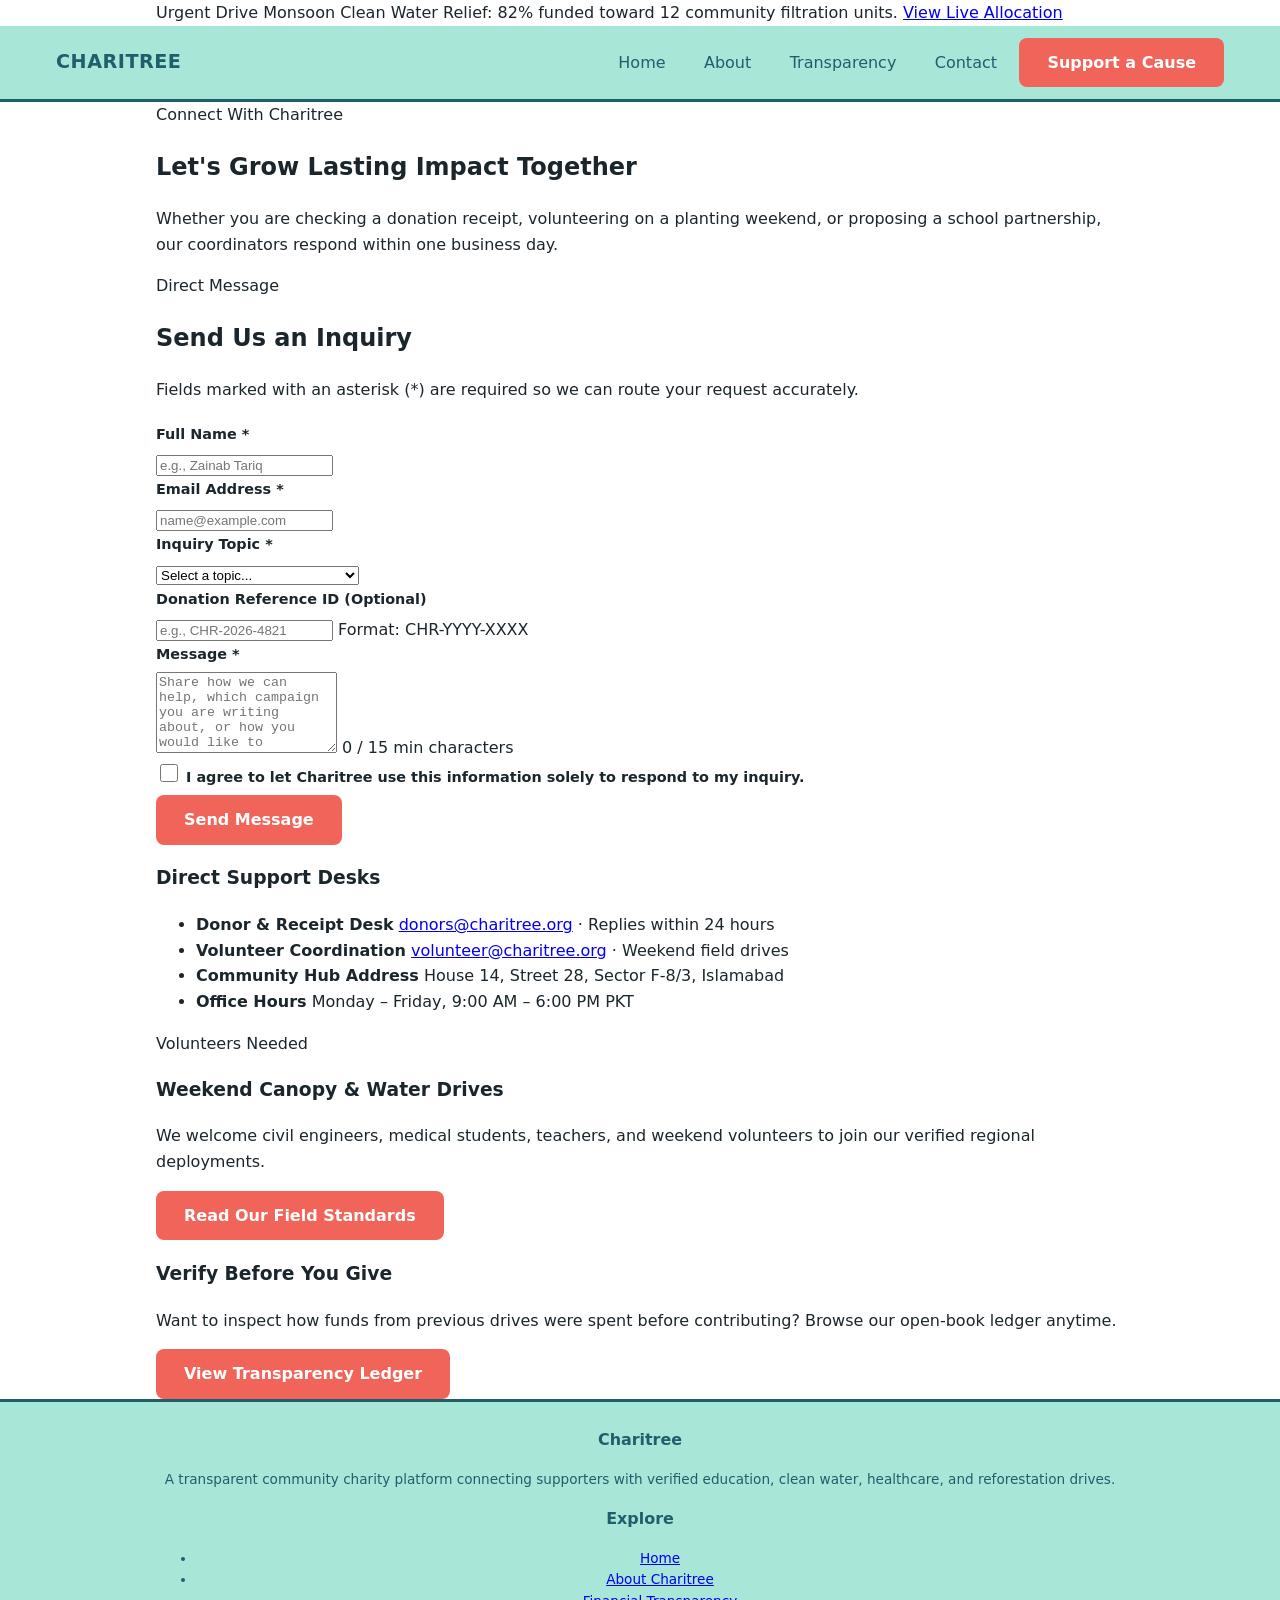
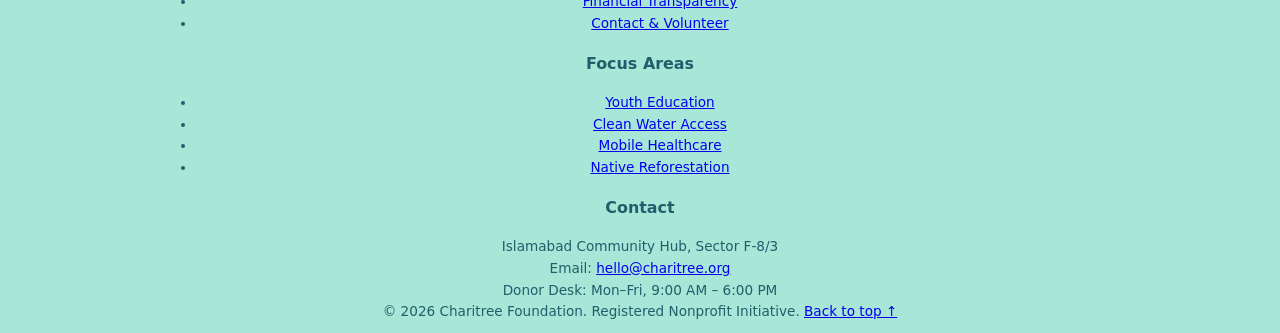
<file: pages/contact.html>
<!DOCTYPE html>
<html lang="en">
<head>
  <meta charset="UTF-8">
  <meta name="viewport" content="width=device-width, initial-scale=1.0">
  <meta name="description" content="Contact Charitree for donor support, volunteer opportunities, community partnerships, or financial audit questions.">
  <title>Contact Us | Charitree Charity Platform</title>
  <link rel="stylesheet" href="../css/style.css">
</head>
<body>
  <a class="skip-link" href="#main-content">Skip to main content</a>

  <div class="urgent-bar" role="region" aria-label="Urgent campaign alert">
    <div class="container urgent-bar__inner">
      <span class="urgent-bar__tag">Urgent Drive</span>
      <span>Monsoon Clean Water Relief: 82% funded toward 12 community filtration units.</span>
      <a href="transparency.html">View Live Allocation</a>
    </div>
  </div>

  <header class="site-header">
    <div class="container nav-container">
      <a class="brand" href="../index.html" aria-label="Charitree Home">
        <svg class="brand__icon" viewBox="0 0 36 36" fill="none" aria-hidden="true">
          <circle cx="18" cy="18" r="17" fill="#133E45" stroke="#4ECDC4" stroke-width="2" />
          <path d="M18 28V15" stroke="#F7FFF7" stroke-width="2.4" stroke-linecap="round" />
          <path d="M18 19C13.5 19 10.5 16 10.5 11.8C14.7 11.8 18 14.7 18 19Z" fill="#4ECDC4" />
          <path d="M18 16C22.5 16 25.5 13 25.5 8.8C21.3 8.8 18 11.7 18 16Z" fill="#FF6B6B" />
        </svg>
        <span>Charitree</span>
      </a>

      <button
        class="nav-toggle"
        type="button"
        aria-expanded="false"
        aria-controls="primary-nav"
        aria-label="Toggle navigation menu"
      >
        <span class="nav-toggle__bars" aria-hidden="true">
          <span></span>
          <span></span>
          <span></span>
        </span>
      </button>

      <nav id="primary-nav" class="site-nav" aria-label="Primary Navigation">
        <ul class="nav-list">
          <li><a class="nav-link" href="../index.html">Home</a></li>
          <li><a class="nav-link" href="about.html">About</a></li>
          <li><a class="nav-link" href="transparency.html">Transparency</a></li>
          <li><a class="nav-link is-active" href="contact.html" aria-current="page">Contact</a></li>
          <li><a class="btn btn-cta nav-cta" href="#contact-form-section">Support a Cause</a></li>
        </ul>
      </nav>
    </div>
  </header>

  <main id="main-content">
    <section class="page-hero">
      <div class="container">
        <span class="badge badge-sage">Connect With Charitree</span>
        <h1>Let's Grow Lasting Impact Together</h1>
        <p class="page-hero__lead">
          Whether you are checking a donation receipt, volunteering on a planting weekend, or proposing a school partnership, our coordinators respond within one business day.
        </p>
      </div>
    </section>

    <section id="contact-form-section" class="section" aria-labelledby="contact-heading">
      <div class="container contact-layout">
        <div class="card card--teal">
          <div class="section-header" style="margin-bottom: 1.25rem;">
            <span class="section-header__eyebrow">Direct Message</span>
            <h2 id="contact-heading">Send Us an Inquiry</h2>
            <p>Fields marked with an asterisk (*) are required so we can route your request accurately.</p>
          </div>

          <form id="contact-form" class="contact-form" novalidate>
            <div id="form-feedback" class="form-feedback" role="status" aria-live="polite" hidden></div>

            <div class="form-row">
              <div class="form-group">
                <label class="form-label" for="full-name">
                  Full Name <span aria-hidden="true">*</span>
                </label>
                <input
                  class="form-control"
                  id="full-name"
                  name="fullName"
                  type="text"
                  autocomplete="name"
                  placeholder="e.g., Zainab Tariq"
                  aria-describedby="full-name-error"
                  required
                >
                <span class="field-error" id="full-name-error" aria-live="polite"></span>
              </div>

              <div class="form-group">
                <label class="form-label" for="email">
                  Email Address <span aria-hidden="true">*</span>
                </label>
                <input
                  class="form-control"
                  id="email"
                  name="email"
                  type="email"
                  autocomplete="email"
                  placeholder="name@example.com"
                  aria-describedby="email-error"
                  required
                >
                <span class="field-error" id="email-error" aria-live="polite"></span>
              </div>
            </div>

            <div class="form-row">
              <div class="form-group">
                <label class="form-label" for="topic">
                  Inquiry Topic <span aria-hidden="true">*</span>
                </label>
                <select
                  class="form-control"
                  id="topic"
                  name="topic"
                  aria-describedby="topic-error"
                  required
                >
                  <option value="">Select a topic...</option>
                  <option value="donor-support">Donor &amp; Receipt Support</option>
                  <option value="volunteer">Volunteer &amp; Field Programs</option>
                  <option value="partnership">Community / NGO Partnership</option>
                  <option value="transparency">Audit &amp; Transparency Inquiry</option>
                  <option value="general">General Question</option>
                </select>
                <span class="field-error" id="topic-error" aria-live="polite"></span>
              </div>

              <div class="form-group">
                <label class="form-label" for="reference">
                  Donation Reference ID (Optional)
                </label>
                <input
                  class="form-control"
                  id="reference"
                  name="reference"
                  type="text"
                  placeholder="e.g., CHR-2026-4821"
                  aria-describedby="reference-hint reference-error"
                >
                <span class="field-hint" id="reference-hint">Format: CHR-YYYY-XXXX</span>
                <span class="field-error" id="reference-error" aria-live="polite"></span>
              </div>
            </div>

            <div class="form-group">
              <label class="form-label" for="message">
                Message <span aria-hidden="true">*</span>
              </label>
              <textarea
                class="form-control"
                id="message"
                name="message"
                rows="5"
                placeholder="Share how we can help, which campaign you are writing about, or how you would like to volunteer..."
                aria-describedby="message-count message-error"
                required
              ></textarea>
              <span class="field-hint" id="message-count">0 / 15 min characters</span>
              <span class="field-error" id="message-error" aria-live="polite"></span>
            </div>

            <div class="form-group">
              <label class="checkbox-group" for="consent">
                <input
                  id="consent"
                  name="consent"
                  type="checkbox"
                  aria-describedby="consent-error"
                  required
                >
                <span>I agree to let Charitree use this information solely to respond to my inquiry.</span>
              </label>
              <span class="field-error" id="consent-error" aria-live="polite"></span>
            </div>

            <div>
              <button class="btn btn-cta" type="submit">Send Message</button>
            </div>
          </form>
        </div>

        <aside class="grid" aria-label="Charitree contact channels and volunteer info">
          <article class="card card--sage">
            <h3>Direct Support Desks</h3>
            <ul class="contact-detail-list">
              <li>
                <strong>Donor &amp; Receipt Desk</strong>
                <span><a href="mailto:donors@charitree.org">donors@charitree.org</a> &middot; Replies within 24 hours</span>
              </li>
              <li>
                <strong>Volunteer Coordination</strong>
                <span><a href="mailto:volunteer@charitree.org">volunteer@charitree.org</a> &middot; Weekend field drives</span>
              </li>
              <li>
                <strong>Community Hub Address</strong>
                <span>House 14, Street 28, Sector F-8/3, Islamabad</span>
              </li>
              <li>
                <strong>Office Hours</strong>
                <span>Monday – Friday, 9:00 AM – 6:00 PM PKT</span>
              </li>
            </ul>
          </article>

          <article class="card card--coral">
            <div class="card__meta">
              <span class="badge badge-coral">Volunteers Needed</span>
            </div>
            <h3>Weekend Canopy &amp; Water Drives</h3>
            <p>
              We welcome civil engineers, medical students, teachers, and weekend volunteers to join our verified regional deployments.
            </p>
            <a class="btn btn-outline" href="about.html">Read Our Field Standards</a>
          </article>

          <article class="card card--teal">
            <h3>Verify Before You Give</h3>
            <p>
              Want to inspect how funds from previous drives were spent before contributing? Browse our open-book ledger anytime.
            </p>
            <a class="btn btn-primary" href="transparency.html">View Transparency Ledger</a>
          </article>
        </aside>
      </div>
    </section>
  </main>

  <footer class="site-footer">
    <div class="container">
      <div class="footer-grid">
        <div>
          <h3 class="footer-heading">Charitree</h3>
          <p>
            A transparent community charity platform connecting supporters with verified education, clean water, healthcare, and reforestation drives.
          </p>
        </div>
        <div>
          <h3 class="footer-heading">Explore</h3>
          <ul class="footer-links">
            <li><a href="../index.html">Home</a></li>
            <li><a href="about.html">About Charitree</a></li>
            <li><a href="transparency.html">Financial Transparency</a></li>
            <li><a href="contact.html">Contact &amp; Volunteer</a></li>
          </ul>
        </div>
        <div>
          <h3 class="footer-heading">Focus Areas</h3>
          <ul class="footer-links">
            <li><a href="transparency.html#allocations">Youth Education</a></li>
            <li><a href="transparency.html#allocations">Clean Water Access</a></li>
            <li><a href="transparency.html#allocations">Mobile Healthcare</a></li>
            <li><a href="transparency.html#allocations">Native Reforestation</a></li>
          </ul>
        </div>
        <div>
          <h3 class="footer-heading">Contact</h3>
          <p>Islamabad Community Hub, Sector F-8/3</p>
          <p>Email: <a href="mailto:hello@charitree.org">hello@charitree.org</a></p>
          <p>Donor Desk: Mon–Fri, 9:00 AM – 6:00 PM</p>
        </div>
      </div>

      <div class="footer-bottom">
        <span>&copy; 2026 Charitree Foundation. Registered Nonprofit Initiative.</span>
        <a href="#main-content">Back to top &uarr;</a>
      </div>
    </div>
  </footer>

  <script src="../js/main.js"></script>
</body>
</html>
</file>
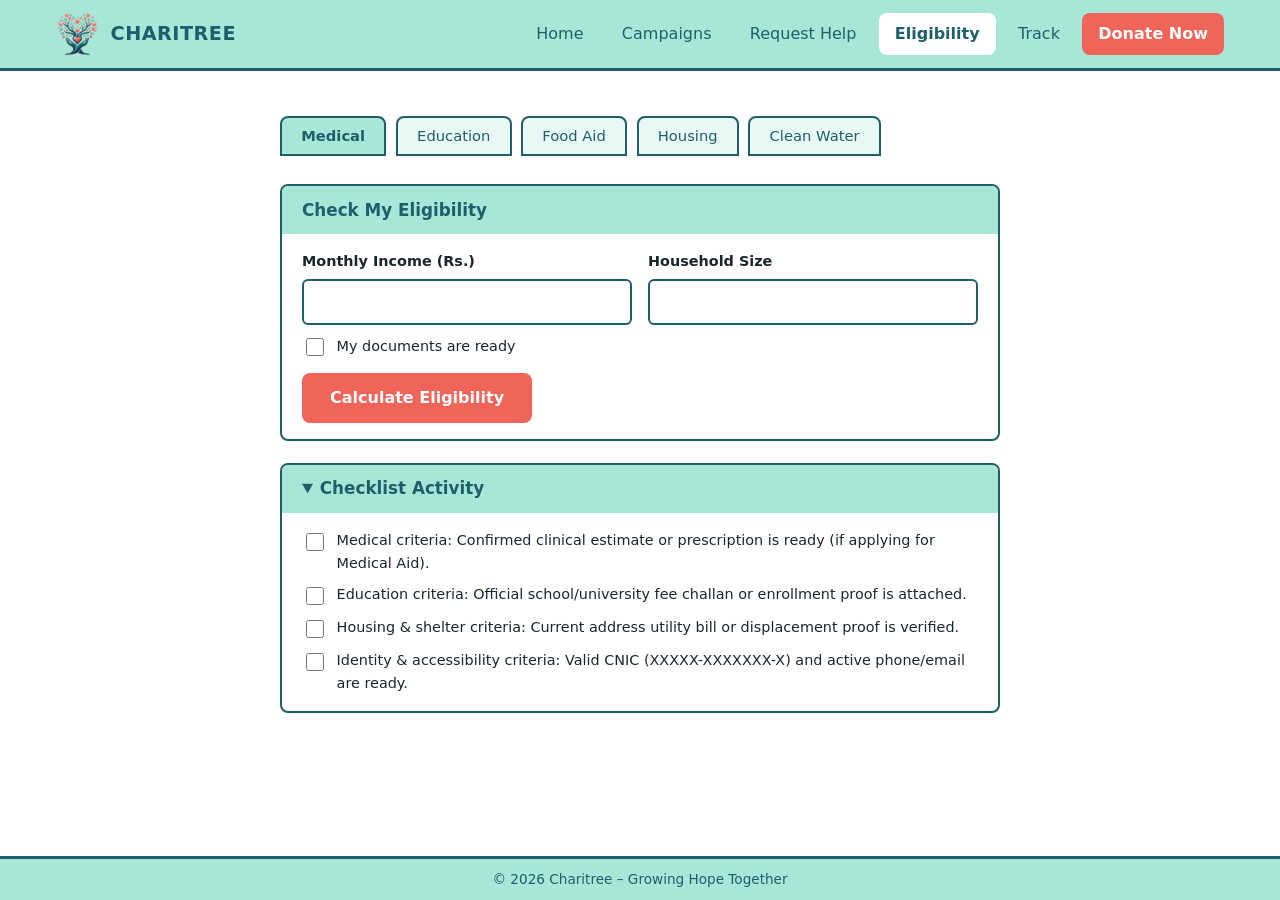
<file: pages/eligibility-guide.html>
<!DOCTYPE html>
<html lang="en">
<head>
  <meta charset="UTF-8">
  <meta name="viewport" content="width=device-width, initial-scale=1.0">
  <meta name="description" content="Check eligibility for Charitree support programs.">
  <title>Eligibility Guide | Charitree</title>
  <link rel="stylesheet" href="../css/style.css">
</head>
<body>
  <a class="skip-link" href="#main-content">Skip to main content</a>

  <header class="site-header">
    <div class="nav-container">
      <a class="brand" href="../index.html" aria-label="Charitree Home">
        <img class="brand__logo" src="../images/charitree-logo.png" alt="Charitree logo" />
        <span>Charitree</span>
      </a>
      <button class="nav-toggle" aria-label="Toggle navigation" aria-expanded="false" aria-controls="primary-nav">☰</button>
      <nav id="primary-nav" class="site-nav" aria-label="Primary Navigation">
        <ul class="nav-list">
          <li><a class="nav-link" href="../index.html">Home</a></li>
          <li><a class="nav-link" href="../index.html#campaigns">Campaigns</a></li>
          <li><a class="nav-link" href="request-help.html">Request Help</a></li>
          <li><a class="nav-link is-current" href="eligibility-guide.html" aria-current="page">Eligibility</a></li>
          <li><a class="nav-link" href="track-request.html">Track</a></li>
          <li><a class="nav-link nav-donate" href="../index.html#donate">Donate Now</a></li>
        </ul>
      </nav>
    </div>
  </header>

  <main id="main-content" class="container">

    <div id="eligibility-tabs" class="tabs" role="tablist" aria-label="Categories">
      <button class="tab-btn is-active" role="tab" aria-selected="true" data-category="Medical">Medical</button>
      <button class="tab-btn" role="tab" aria-selected="false" data-category="Education">Education</button>
      <button class="tab-btn" role="tab" aria-selected="false" data-category="Food Aid">Food Aid</button>
      <button class="tab-btn" role="tab" aria-selected="false" data-category="Housing">Housing</button>
      <button class="tab-btn" role="tab" aria-selected="false" data-category="Clean Water">Clean Water</button>
    </div>

    <section class="box" aria-labelledby="calc-title">
      <h2 id="calc-title" class="box__title">Check My Eligibility</h2>
      <form id="eligibility-form" class="box__body" novalidate>
        <input type="hidden" id="calc-category" value="Medical" />
        <div class="row">
          <div>
            <label for="calc-income">Monthly Income (Rs.)</label>
            <input type="number" id="calc-income" min="0" />
            <p class="field-error" id="calc-income-error"></p>
          </div>
          <div>
            <label for="calc-members">Household Size</label>
            <input type="number" id="calc-members" min="1" max="25" />
            <p class="field-error" id="calc-members-error"></p>
          </div>
        </div>
        <p class="field-error" id="calc-category-error"></p>
        <div class="check-row">
          <input type="checkbox" id="calc-docs-ready" />
          <label for="calc-docs-ready">My documents are ready</label>
        </div>
        <button type="submit" class="btn">Calculate Eligibility</button>
      </form>
      <div id="eligibility-result" class="box__body" role="status" aria-live="polite" hidden></div>
    </section>

    <details class="box" open>
      <summary class="box__title">Checklist Activity</summary>
      <ul id="checklist-items" class="checklist box__body"></ul>
    </details>

    <!-- Required by main.js to start; not shown -->
    <div id="programs-grid" hidden></div>
  </main>

  <footer class="site-footer">
    <div class="container">
      <p>&copy; 2026 Charitree – Growing Hope Together</p>
    </div>
  </footer>

  <script src="../js/support-data.js"></script>
  <script src="../js/main.js"></script>
</body>
</html>
</file>
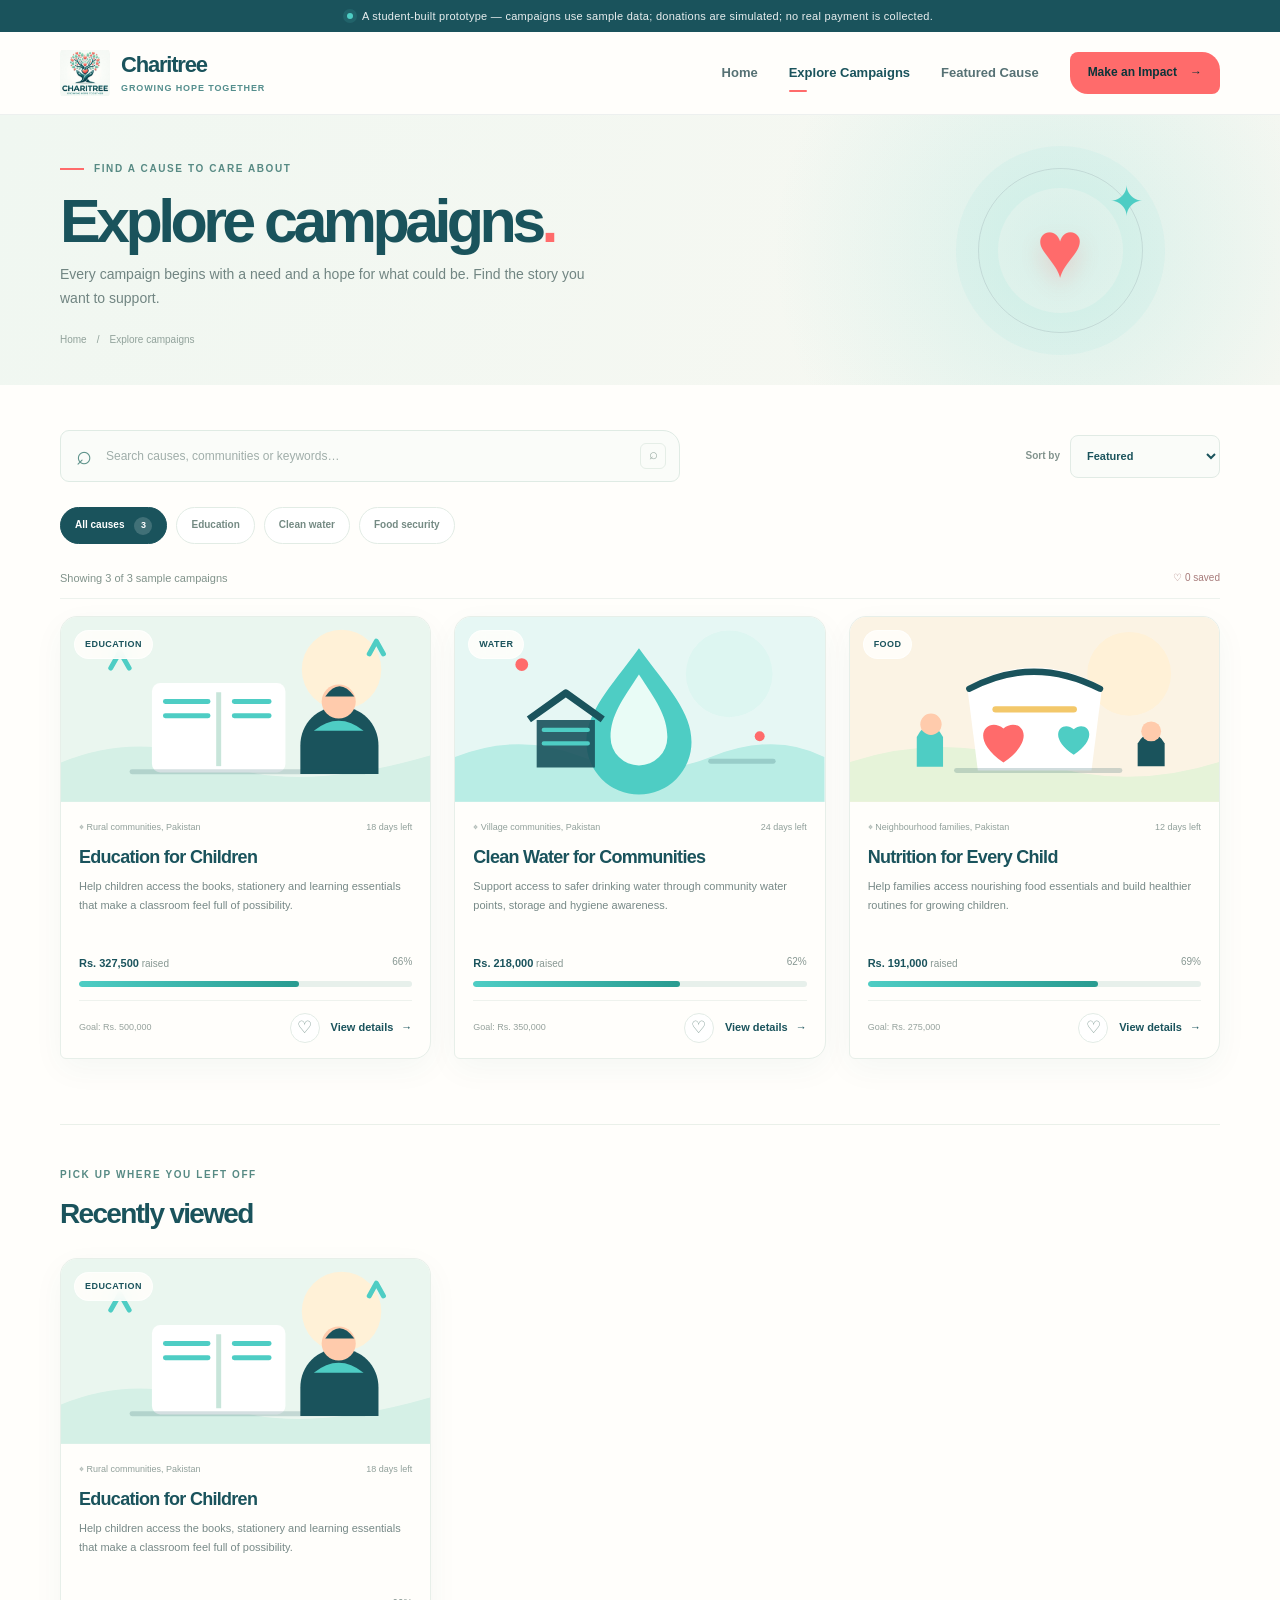
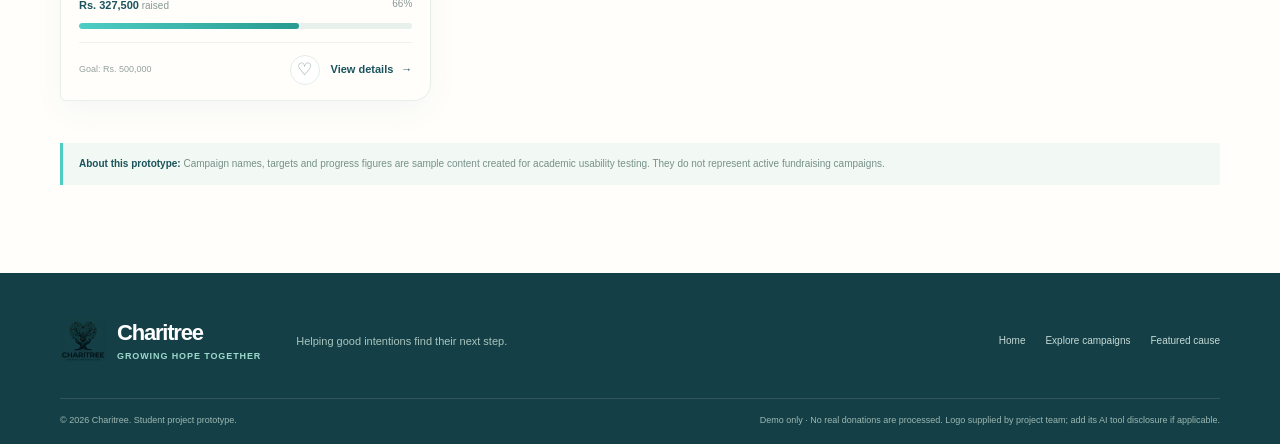
<file: pages/explore-campaigns.html>
<!doctype html>
<html lang="en">
<head>
  <meta charset="utf-8"><meta name="viewport" content="width=device-width, initial-scale=1"><meta name="theme-color" content="#1A535C">
  <meta name="description" content="Search, filter and save Charitree sample charity campaigns.">
  <title>Explore Campaigns | Charitree</title><link rel="icon" href="../images/charitree-logo.jpg" type="image/jpeg"><link rel="stylesheet" href="../css/styles.css">
  <script defer src="../js/data.js"></script><script defer src="../js/app.js"></script>
</head>
<body data-page="explore">
  <a class="skip-link" href="#main">Skip to content</a>
  <div class="announcement"><span class="announcement__dot"></span> A student-built prototype — campaigns use sample data; donations are simulated; no real payment is collected.</div>
  <header class="site-header"><div class="container header-inner">
    <a class="brand" href="../index.html" aria-label="Charitree home"><img src="../images/charitree-logo.jpg" alt="Charitree tree and heart logo" class="brand__logo"><span class="brand__text"><strong>Charitree</strong><small>Growing hope together</small></span></a>
    <button class="menu-toggle" type="button" aria-label="Open navigation menu" aria-expanded="false" aria-controls="primary-nav"><span></span><span></span><span></span></button>
    <nav class="primary-nav" id="primary-nav" aria-label="Main navigation"><a class="nav-link" href="../index.html">Home</a><a class="nav-link is-active" href="explore-campaigns.html" aria-current="page">Explore Campaigns</a><a class="nav-link" href="campaign-details.html?id=education">Featured Cause</a><a class="button button--small button--coral nav-cta" href="campaign-details.html?id=education">Make an Impact <span aria-hidden="true">→</span></a></nav>
  </div></header>
  <main id="main">
    <section class="page-hero page-hero--explore"><div class="container page-hero__inner"><div><span class="eyebrow"><span class="eyebrow__line"></span> Find a cause to care about</span><h1>Explore campaigns<span class="accent-dot">.</span></h1><p>Every campaign begins with a need and a hope for what could be. Find the story you want to support.</p><div class="breadcrumb"><a href="../index.html">Home</a><span aria-hidden="true">/</span><span>Explore campaigns</span></div></div><div class="page-hero-art" aria-hidden="true"><span class="page-hero-art__circle"></span><span class="page-hero-art__heart">♥</span><span class="page-hero-art__leaf">✦</span></div></div></section>

    <section class="section section--explore"><div class="container">
      <div class="explore-toolbar"><div class="search-wrap"><label class="sr-only" for="campaign-search">Search campaigns</label><span class="search-icon" aria-hidden="true">⌕</span><input id="campaign-search" type="search" placeholder="Search causes, communities or keywords…" autocomplete="off"><kbd>⌕</kbd></div><label class="sort-control">Sort by <select id="campaign-sort"><option value="featured">Featured</option><option value="progress">Most progress</option><option value="goal-low">Lowest goal</option><option value="title">Campaign name</option></select></label></div>
      <div class="filter-row" role="group" aria-label="Filter campaigns by category"><button class="filter-chip is-selected" type="button" data-category="all" aria-pressed="true">All causes <span data-filter-count="all">3</span></button><button class="filter-chip" type="button" data-category="Education" aria-pressed="false">Education</button><button class="filter-chip" type="button" data-category="Water" aria-pressed="false">Clean water</button><button class="filter-chip" type="button" data-category="Food" aria-pressed="false">Food security</button></div>
      <div class="results-heading"><p id="results-count" aria-live="polite">Showing all campaigns</p><span class="saved-indicator">♡ <span data-favorites-count>0</span> saved</span></div>
      <div class="campaign-grid" id="campaign-results" aria-live="polite"><div class="loading-state">Loading campaigns…</div></div>
      <div class="empty-state" id="empty-state" hidden><div class="empty-state__icon">⌕</div><h2>No campaigns found</h2><p>Try a different search term or choose another category.</p><button class="button button--outline" id="clear-filters" type="button">Clear filters</button></div>
      <section class="recent-section" id="recent-section" hidden><div class="section-heading section-heading--compact"><div><span class="eyebrow">Pick up where you left off</span><h2>Recently viewed</h2></div></div><div class="campaign-grid campaign-grid--recent" id="recent-campaigns"></div></section>
      <p class="prototype-note"><strong>About this prototype:</strong> Campaign names, targets and progress figures are sample content created for academic usability testing. They do not represent active fundraising campaigns.</p>
    </div></section>
  </main>
  <footer class="site-footer"><div class="container footer-main"><a class="brand brand--footer" href="../index.html"><img src="../images/charitree-logo.jpg" alt="" class="brand__logo"><span class="brand__text"><strong>Charitree</strong><small>Growing hope together</small></span></a><p class="footer-motto">Helping good intentions find their next step.</p><div class="footer-links"><a href="../index.html">Home</a><a href="explore-campaigns.html">Explore campaigns</a><a href="campaign-details.html?id=education">Featured cause</a></div></div><div class="container footer-bottom"><span>© <span data-year></span> Charitree. Student project prototype.</span><span>Demo only · No real donations are processed. Logo supplied by project team; add its AI tool disclosure if applicable.</span></div></footer>
  <div class="toast-region" id="toast-region" aria-live="polite" aria-atomic="true"></div>
</body></html>
</file>
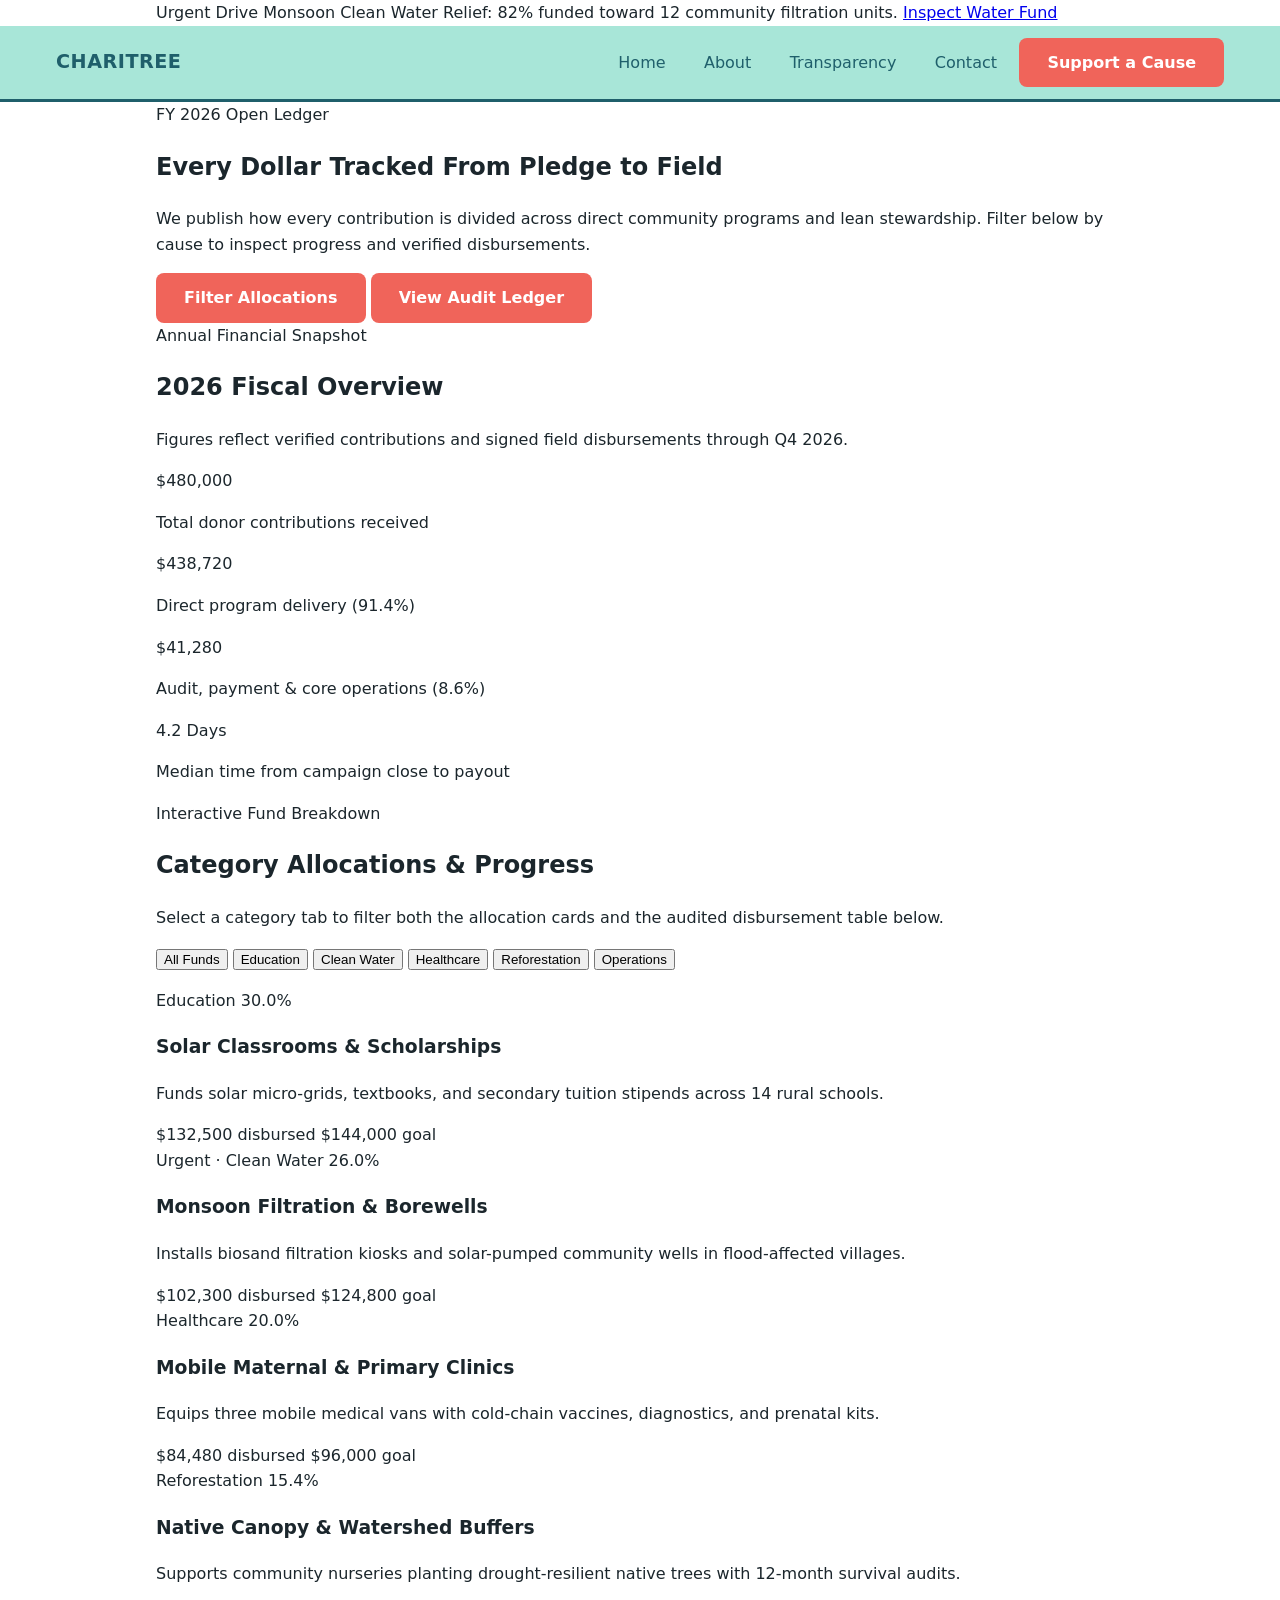
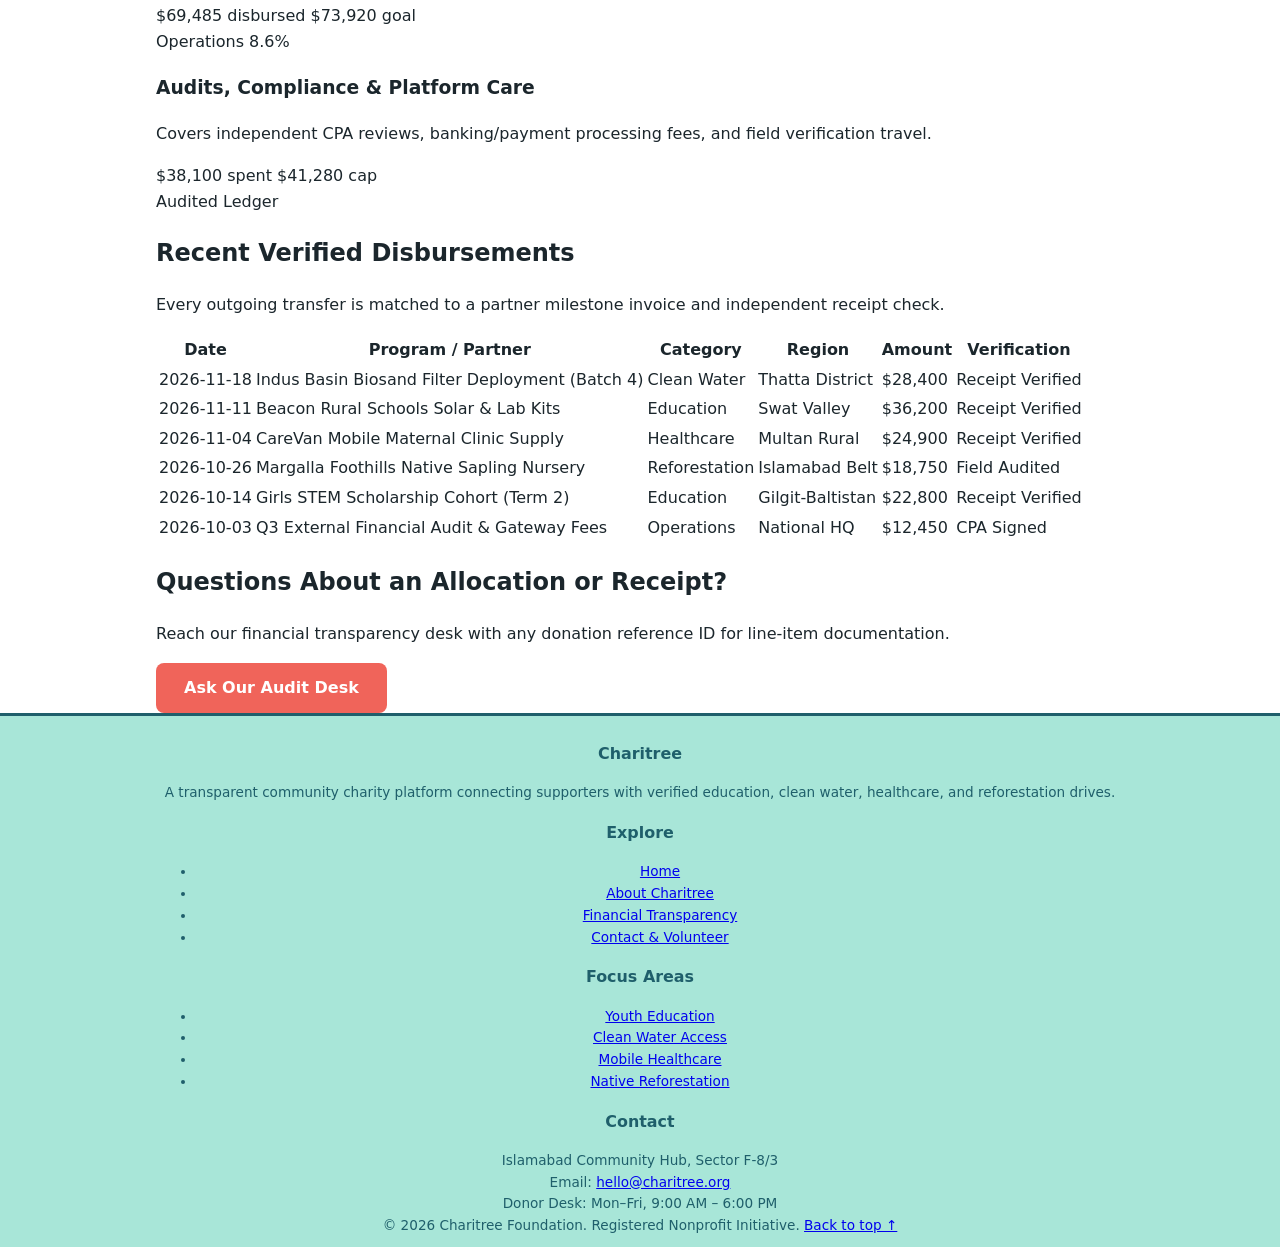
<file: pages/transparency.html>
<!DOCTYPE html>
<html lang="en">
<head>
  <meta charset="UTF-8">
  <meta name="viewport" content="width=device-width, initial-scale=1.0">
  <meta name="description" content="Explore Charitree's live financial transparency breakdown, program allocation percentages, and audited disbursement ledger.">
  <title>Financial Transparency | Charitree Charity Platform</title>
  <link rel="stylesheet" href="../css/style.css">
</head>
<body>
  <a class="skip-link" href="#main-content">Skip to main content</a>

  <div class="urgent-bar" role="region" aria-label="Urgent campaign alert">
    <div class="container urgent-bar__inner">
      <span class="urgent-bar__tag">Urgent Drive</span>
      <span>Monsoon Clean Water Relief: 82% funded toward 12 community filtration units.</span>
      <a href="#allocations">Inspect Water Fund</a>
    </div>
  </div>

  <header class="site-header">
    <div class="container nav-container">
      <a class="brand" href="../index.html" aria-label="Charitree Home">
        <svg class="brand__icon" viewBox="0 0 36 36" fill="none" aria-hidden="true">
          <circle cx="18" cy="18" r="17" fill="#133E45" stroke="#4ECDC4" stroke-width="2" />
          <path d="M18 28V15" stroke="#F7FFF7" stroke-width="2.4" stroke-linecap="round" />
          <path d="M18 19C13.5 19 10.5 16 10.5 11.8C14.7 11.8 18 14.7 18 19Z" fill="#4ECDC4" />
          <path d="M18 16C22.5 16 25.5 13 25.5 8.8C21.3 8.8 18 11.7 18 16Z" fill="#FF6B6B" />
        </svg>
        <span>Charitree</span>
      </a>

      <button
        class="nav-toggle"
        type="button"
        aria-expanded="false"
        aria-controls="primary-nav"
        aria-label="Toggle navigation menu"
      >
        <span class="nav-toggle__bars" aria-hidden="true">
          <span></span>
          <span></span>
          <span></span>
        </span>
      </button>

      <nav id="primary-nav" class="site-nav" aria-label="Primary Navigation">
        <ul class="nav-list">
          <li><a class="nav-link" href="../index.html">Home</a></li>
          <li><a class="nav-link" href="about.html">About</a></li>
          <li><a class="nav-link is-active" href="transparency.html" aria-current="page">Transparency</a></li>
          <li><a class="nav-link" href="contact.html">Contact</a></li>
          <li><a class="btn btn-cta nav-cta" href="contact.html#contact-form-section">Support a Cause</a></li>
        </ul>
      </nav>
    </div>
  </header>

  <main id="main-content">
    <section class="page-hero">
      <div class="container">
        <span class="badge badge-sage">FY 2026 Open Ledger</span>
        <h1>Every Dollar Tracked From Pledge to Field</h1>
        <p class="page-hero__lead">
          We publish how every contribution is divided across direct community programs and lean stewardship. Filter below by cause to inspect progress and verified disbursements.
        </p>
        <div class="page-hero__actions">
          <a class="btn btn-cta" href="#allocations">Filter Allocations</a>
          <a class="btn btn-outline-light" href="#ledger">View Audit Ledger</a>
        </div>
      </div>
    </section>

    <section class="section" aria-labelledby="summary-heading">
      <div class="container">
        <div class="section-header">
          <span class="section-header__eyebrow">Annual Financial Snapshot</span>
          <h2 id="summary-heading">2026 Fiscal Overview</h2>
          <p>Figures reflect verified contributions and signed field disbursements through Q4 2026.</p>
        </div>

        <div class="grid grid-4">
          <article class="card card--teal">
            <p class="stat-value">$480,000</p>
            <p class="stat-label">Total donor contributions received</p>
          </article>
          <article class="card card--sage">
            <p class="stat-value">$438,720</p>
            <p class="stat-label">Direct program delivery (91.4%)</p>
          </article>
          <article class="card card--teal">
            <p class="stat-value">$41,280</p>
            <p class="stat-label">Audit, payment &amp; core operations (8.6%)</p>
          </article>
          <article class="card card--coral">
            <p class="stat-value">4.2 Days</p>
            <p class="stat-label">Median time from campaign close to payout</p>
          </article>
        </div>
      </div>
    </section>

    <section id="allocations" class="section section--alt" aria-labelledby="allocations-heading">
      <div class="container">
        <div class="section-header">
          <span class="section-header__eyebrow">Interactive Fund Breakdown</span>
          <h2 id="allocations-heading">Category Allocations &amp; Progress</h2>
          <p>Select a category tab to filter both the allocation cards and the audited disbursement table below.</p>
        </div>

        <div class="filter-toolbar">
          <div class="filter-tabs" role="tablist" aria-label="Filter transparency records by category">
            <button class="filter-tab is-active" type="button" role="tab" aria-selected="true" data-filter="all">
              All Funds
            </button>
            <button class="filter-tab" type="button" role="tab" aria-selected="false" data-filter="education">
              Education
            </button>
            <button class="filter-tab" type="button" role="tab" aria-selected="false" data-filter="water">
              Clean Water
            </button>
            <button class="filter-tab" type="button" role="tab" aria-selected="false" data-filter="healthcare">
              Healthcare
            </button>
            <button class="filter-tab" type="button" role="tab" aria-selected="false" data-filter="reforestation">
              Reforestation
            </button>
            <button class="filter-tab" type="button" role="tab" aria-selected="false" data-filter="operations">
              Operations
            </button>
          </div>
          <p id="filter-status" class="filter-status" aria-live="polite"></p>
        </div>

        <div class="grid grid-3">
          <article class="card card--sage allocation-card" data-category="education" data-amount="144000">
            <div class="card__meta">
              <span class="badge badge-soft">Education</span>
              <span class="badge badge-teal">30.0%</span>
            </div>
            <h3>Solar Classrooms &amp; Scholarships</h3>
            <p>Funds solar micro-grids, textbooks, and secondary tuition stipends across 14 rural schools.</p>
            <div class="progress-row">
              <div class="progress-labels">
                <span>$132,500 disbursed</span>
                <span>$144,000 goal</span>
              </div>
              <div class="progress-track" role="progressbar" aria-valuenow="92" aria-valuemin="0" aria-valuemax="100" aria-label="Education fund disbursement 92%">
                <div class="progress-fill" style="width: 92%"></div>
              </div>
            </div>
          </article>

          <article class="card card--coral allocation-card" data-category="water" data-amount="124800">
            <div class="card__meta">
              <span class="badge badge-coral">Urgent · Clean Water</span>
              <span class="badge badge-teal">26.0%</span>
            </div>
            <h3>Monsoon Filtration &amp; Borewells</h3>
            <p>Installs biosand filtration kiosks and solar-pumped community wells in flood-affected villages.</p>
            <div class="progress-row">
              <div class="progress-labels">
                <span>$102,300 disbursed</span>
                <span>$124,800 goal</span>
              </div>
              <div class="progress-track" role="progressbar" aria-valuenow="82" aria-valuemin="0" aria-valuemax="100" aria-label="Clean Water fund disbursement 82%">
                <div class="progress-fill progress-fill--urgent" style="width: 82%"></div>
              </div>
            </div>
          </article>

          <article class="card card--sage allocation-card" data-category="healthcare" data-amount="96000">
            <div class="card__meta">
              <span class="badge badge-soft">Healthcare</span>
              <span class="badge badge-teal">20.0%</span>
            </div>
            <h3>Mobile Maternal &amp; Primary Clinics</h3>
            <p>Equips three mobile medical vans with cold-chain vaccines, diagnostics, and prenatal kits.</p>
            <div class="progress-row">
              <div class="progress-labels">
                <span>$84,480 disbursed</span>
                <span>$96,000 goal</span>
              </div>
              <div class="progress-track" role="progressbar" aria-valuenow="88" aria-valuemin="0" aria-valuemax="100" aria-label="Healthcare fund disbursement 88%">
                <div class="progress-fill" style="width: 88%"></div>
              </div>
            </div>
          </article>

          <article class="card card--sage allocation-card" data-category="reforestation" data-amount="73920">
            <div class="card__meta">
              <span class="badge badge-soft">Reforestation</span>
              <span class="badge badge-teal">15.4%</span>
            </div>
            <h3>Native Canopy &amp; Watershed Buffers</h3>
            <p>Supports community nurseries planting drought-resilient native trees with 12-month survival audits.</p>
            <div class="progress-row">
              <div class="progress-labels">
                <span>$69,485 disbursed</span>
                <span>$73,920 goal</span>
              </div>
              <div class="progress-track" role="progressbar" aria-valuenow="94" aria-valuemin="0" aria-valuemax="100" aria-label="Reforestation fund disbursement 94%">
                <div class="progress-fill" style="width: 94%"></div>
              </div>
            </div>
          </article>

          <article class="card card--teal allocation-card" data-category="operations" data-amount="41280">
            <div class="card__meta">
              <span class="badge badge-soft">Operations</span>
              <span class="badge badge-teal">8.6%</span>
            </div>
            <h3>Audits, Compliance &amp; Platform Care</h3>
            <p>Covers independent CPA reviews, banking/payment processing fees, and field verification travel.</p>
            <div class="progress-row">
              <div class="progress-labels">
                <span>$38,100 spent</span>
                <span>$41,280 cap</span>
              </div>
              <div class="progress-track" role="progressbar" aria-valuenow="92" aria-valuemin="0" aria-valuemax="100" aria-label="Operations budget usage 92%">
                <div class="progress-fill" style="width: 92%"></div>
              </div>
            </div>
          </article>
        </div>
      </div>
    </section>

    <section id="ledger" class="section" aria-labelledby="ledger-heading">
      <div class="container">
        <div class="section-header">
          <span class="section-header__eyebrow">Audited Ledger</span>
          <h2 id="ledger-heading">Recent Verified Disbursements</h2>
          <p>Every outgoing transfer is matched to a partner milestone invoice and independent receipt check.</p>
        </div>

        <div class="table-wrapper">
          <table class="ledger-table">
            <thead>
              <tr>
                <th scope="col">Date</th>
                <th scope="col">Program / Partner</th>
                <th scope="col">Category</th>
                <th scope="col">Region</th>
                <th scope="col">Amount</th>
                <th scope="col">Verification</th>
              </tr>
            </thead>
            <tbody>
              <tr class="ledger-row" data-category="water">
                <td>2026-11-18</td>
                <td>Indus Basin Biosand Filter Deployment (Batch 4)</td>
                <td><span class="badge badge-coral">Clean Water</span></td>
                <td>Thatta District</td>
                <td class="amount-cell">$28,400</td>
                <td><span class="badge badge-sage">Receipt Verified</span></td>
              </tr>
              <tr class="ledger-row" data-category="education">
                <td>2026-11-11</td>
                <td>Beacon Rural Schools Solar &amp; Lab Kits</td>
                <td><span class="badge badge-soft">Education</span></td>
                <td>Swat Valley</td>
                <td class="amount-cell">$36,200</td>
                <td><span class="badge badge-sage">Receipt Verified</span></td>
              </tr>
              <tr class="ledger-row" data-category="healthcare">
                <td>2026-11-04</td>
                <td>CareVan Mobile Maternal Clinic Supply</td>
                <td><span class="badge badge-soft">Healthcare</span></td>
                <td>Multan Rural</td>
                <td class="amount-cell">$24,900</td>
                <td><span class="badge badge-sage">Receipt Verified</span></td>
              </tr>
              <tr class="ledger-row" data-category="reforestation">
                <td>2026-10-26</td>
                <td>Margalla Foothills Native Sapling Nursery</td>
                <td><span class="badge badge-soft">Reforestation</span></td>
                <td>Islamabad Belt</td>
                <td class="amount-cell">$18,750</td>
                <td><span class="badge badge-sage">Field Audited</span></td>
              </tr>
              <tr class="ledger-row" data-category="education">
                <td>2026-10-14</td>
                <td>Girls STEM Scholarship Cohort (Term 2)</td>
                <td><span class="badge badge-soft">Education</span></td>
                <td>Gilgit-Baltistan</td>
                <td class="amount-cell">$22,800</td>
                <td><span class="badge badge-sage">Receipt Verified</span></td>
              </tr>
              <tr class="ledger-row" data-category="operations">
                <td>2026-10-03</td>
                <td>Q3 External Financial Audit &amp; Gateway Fees</td>
                <td><span class="badge badge-soft">Operations</span></td>
                <td>National HQ</td>
                <td class="amount-cell">$12,450</td>
                <td><span class="badge badge-teal">CPA Signed</span></td>
              </tr>
            </tbody>
          </table>
        </div>
        <p id="ledger-empty" class="filter-status" hidden style="margin-top: 1rem;">
          No disbursement entries match the selected category.
        </p>
      </div>
    </section>

    <section class="section">
      <div class="container">
        <div class="cta-panel">
          <div>
            <h2>Questions About an Allocation or Receipt?</h2>
            <p>Reach our financial transparency desk with any donation reference ID for line-item documentation.</p>
          </div>
          <a class="btn btn-cta" href="contact.html#contact-form-section">Ask Our Audit Desk</a>
        </div>
      </div>
    </section>
  </main>

  <footer class="site-footer">
    <div class="container">
      <div class="footer-grid">
        <div>
          <h3 class="footer-heading">Charitree</h3>
          <p>
            A transparent community charity platform connecting supporters with verified education, clean water, healthcare, and reforestation drives.
          </p>
        </div>
        <div>
          <h3 class="footer-heading">Explore</h3>
          <ul class="footer-links">
            <li><a href="../index.html">Home</a></li>
            <li><a href="about.html">About Charitree</a></li>
            <li><a href="transparency.html">Financial Transparency</a></li>
            <li><a href="contact.html">Contact &amp; Volunteer</a></li>
          </ul>
        </div>
        <div>
          <h3 class="footer-heading">Focus Areas</h3>
          <ul class="footer-links">
            <li><a href="transparency.html#allocations">Youth Education</a></li>
            <li><a href="transparency.html#allocations">Clean Water Access</a></li>
            <li><a href="transparency.html#allocations">Mobile Healthcare</a></li>
            <li><a href="transparency.html#allocations">Native Reforestation</a></li>
          </ul>
        </div>
        <div>
          <h3 class="footer-heading">Contact</h3>
          <p>Islamabad Community Hub, Sector F-8/3</p>
          <p>Email: <a href="mailto:hello@charitree.org">hello@charitree.org</a></p>
          <p>Donor Desk: Mon–Fri, 9:00 AM – 6:00 PM</p>
        </div>
      </div>

      <div class="footer-bottom">
        <span>&copy; 2026 Charitree Foundation. Registered Nonprofit Initiative.</span>
        <a href="#main-content">Back to top &uarr;</a>
      </div>
    </div>
  </footer>

  <script src="../js/main.js"></script>
</body>
</html>
</file>
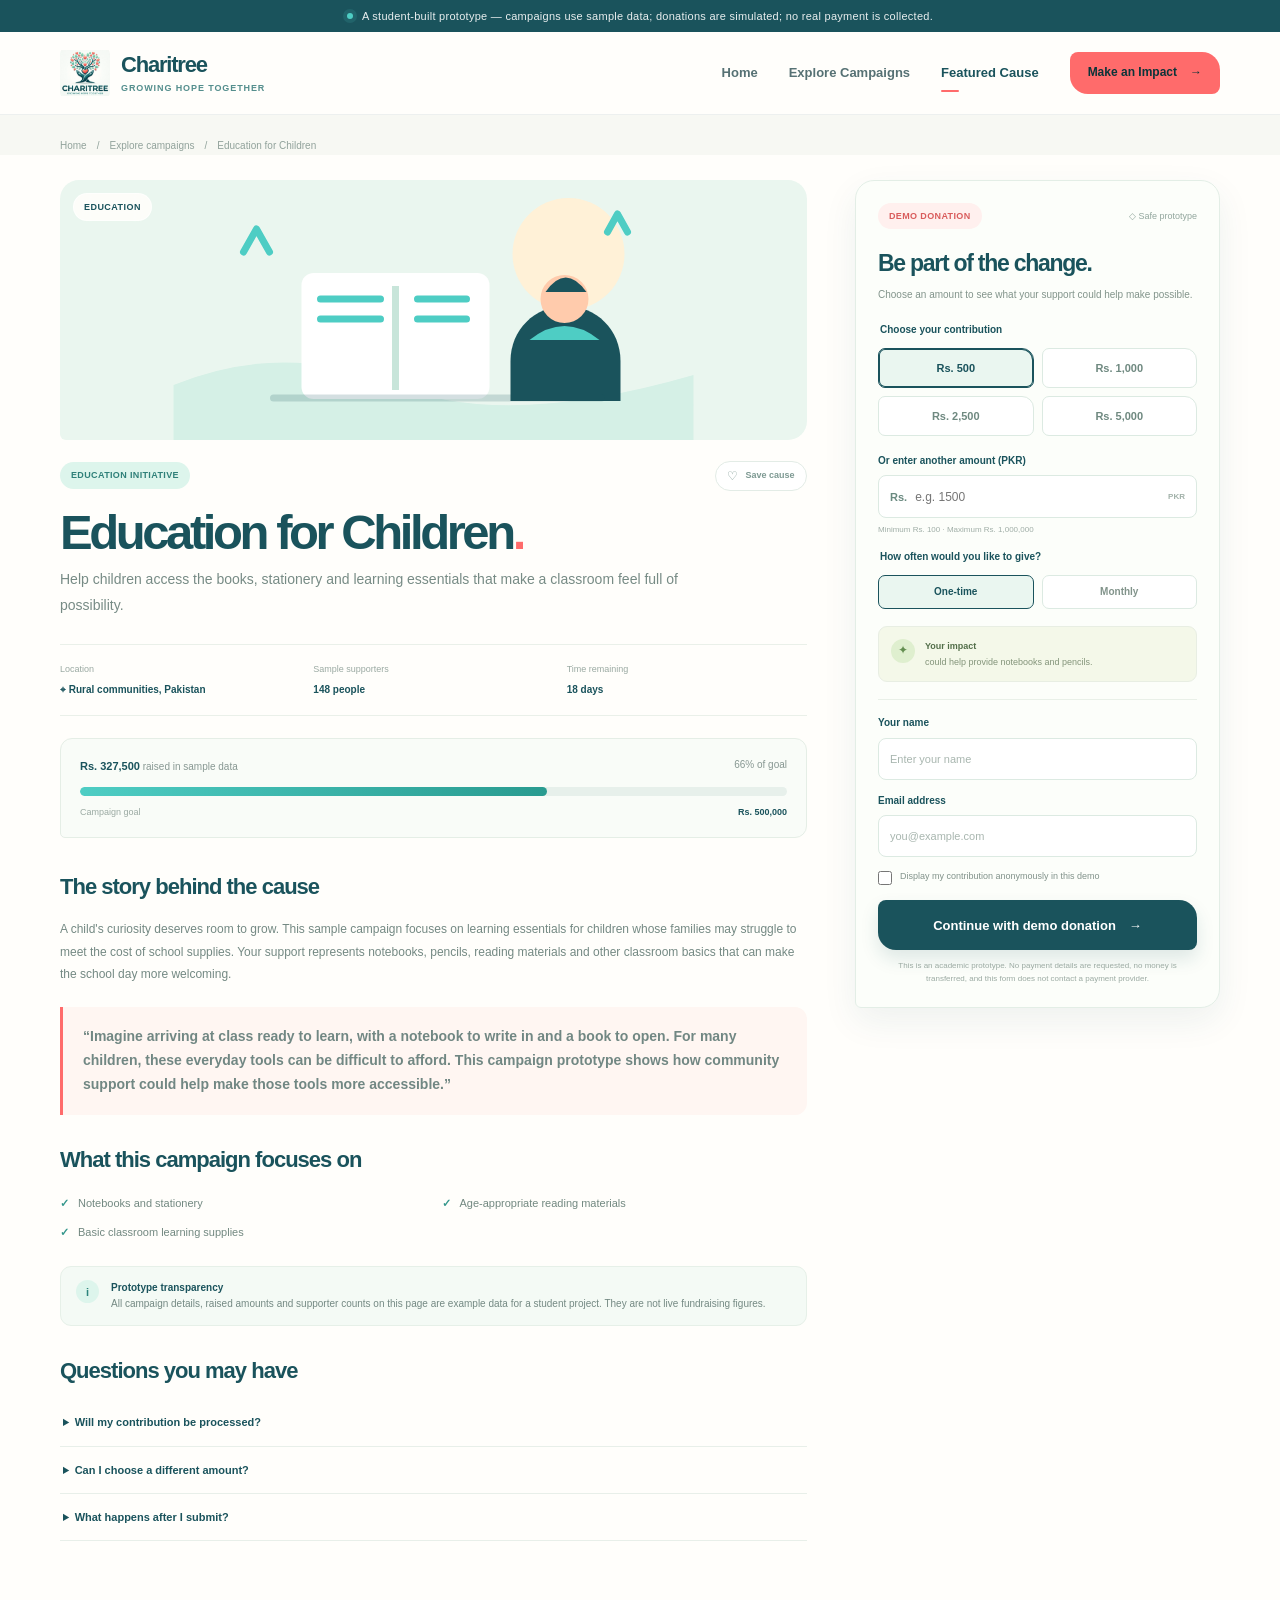
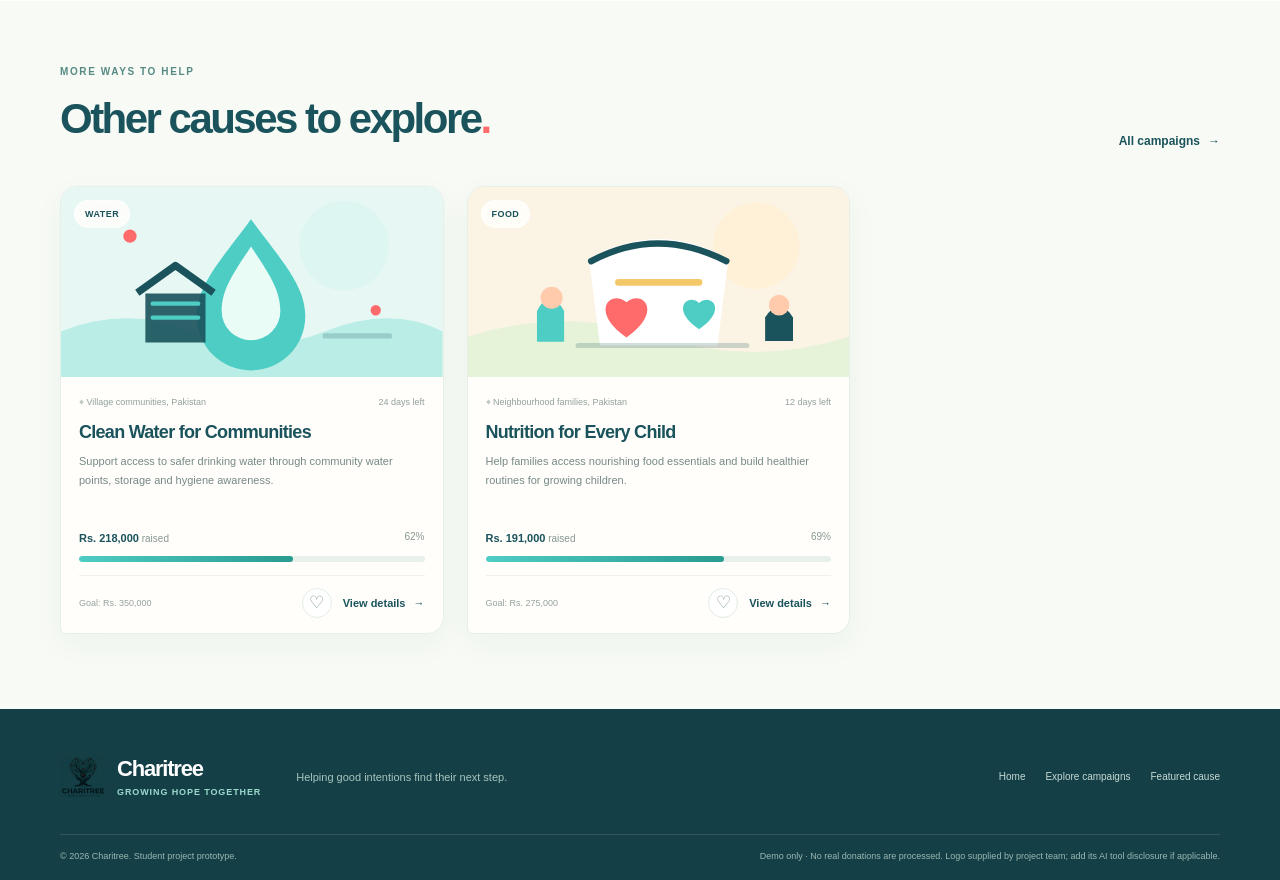
<file: Charitree_Jawad_Website/Charitree_Jawad_Website/pages/campaign-details.html>
<!doctype html>
<html lang="en">
<head>
  <meta charset="utf-8"><meta name="viewport" content="width=device-width, initial-scale=1"><meta name="theme-color" content="#1A535C">
  <meta name="description" content="Learn about a Charitree cause and try the simulated donation experience.">
  <title>Campaign Details & Donation | Charitree</title><link rel="icon" href="../images/charitree-logo.jpg" type="image/jpeg"><link rel="stylesheet" href="../css/styles.css">
  <script defer src="../js/data.js"></script><script defer src="../js/app.js"></script>
</head>
<body data-page="details">
  <a class="skip-link" href="#main">Skip to content</a>
  <div class="announcement"><span class="announcement__dot"></span> A student-built prototype — campaigns use sample data; donations are simulated; no real payment is collected.</div>
  <header class="site-header"><div class="container header-inner">
    <a class="brand" href="../index.html" aria-label="Charitree home"><img src="../images/charitree-logo.jpg" alt="Charitree tree and heart logo" class="brand__logo"><span class="brand__text"><strong>Charitree</strong><small>Growing hope together</small></span></a>
    <button class="menu-toggle" type="button" aria-label="Open navigation menu" aria-expanded="false" aria-controls="primary-nav"><span></span><span></span><span></span></button>
    <nav class="primary-nav" id="primary-nav" aria-label="Main navigation"><a class="nav-link" href="../index.html">Home</a><a class="nav-link" href="explore-campaigns.html">Explore Campaigns</a><a class="nav-link is-active" href="campaign-details.html?id=education" aria-current="page">Featured Cause</a><a class="button button--small button--coral nav-cta" href="#donate">Make an Impact <span aria-hidden="true">→</span></a></nav>
  </div></header>
  <main id="main">
    <div class="container detail-breadcrumb"><a href="../index.html">Home</a><span aria-hidden="true">/</span><a href="explore-campaigns.html">Explore campaigns</a><span aria-hidden="true">/</span><span id="breadcrumb-campaign">Campaign details</span></div>
    <section class="section section--detail"><div class="container detail-layout">
      <article class="detail-main" id="campaign-detail-content">
        <div class="loading-state">Loading campaign details…</div>
      </article>
      <aside class="donation-card" id="donate" aria-labelledby="donation-title">
        <div class="donation-card__top"><span class="pill pill--coral">Demo donation</span><span class="secure-label"><span aria-hidden="true">◇</span> Safe prototype</span></div>
        <h2 id="donation-title">Be part of the change.</h2><p class="donation-intro">Choose an amount to see what your support could help make possible.</p>
        <form id="donation-form" novalidate>
          <fieldset class="amount-fieldset"><legend>Choose your contribution</legend><div class="amount-grid"><button class="amount-button is-selected" type="button" data-amount="500" aria-pressed="true">Rs. 500</button><button class="amount-button" type="button" data-amount="1000" aria-pressed="false">Rs. 1,000</button><button class="amount-button" type="button" data-amount="2500" aria-pressed="false">Rs. 2,500</button><button class="amount-button" type="button" data-amount="5000" aria-pressed="false">Rs. 5,000</button></div></fieldset>
          <div class="field-group"><label for="custom-amount">Or enter another amount (PKR)</label><div class="currency-input"><span>Rs.</span><input id="custom-amount" name="amount" type="number" min="100" max="1000000" step="50" placeholder="e.g. 1500" inputmode="numeric"><span class="currency-input__suffix">PKR</span></div><small class="field-hint">Minimum Rs. 100 · Maximum Rs. 1,000,000</small><p class="field-error" id="amount-error" aria-live="polite"></p></div>
          <fieldset class="frequency-fieldset"><legend>How often would you like to give?</legend><div class="choice-pills"><label><input type="radio" name="frequency" value="One-time" checked><span>One-time</span></label><label><input type="radio" name="frequency" value="Monthly"><span>Monthly</span></label></div></fieldset>
          <div class="impact-preview" id="impact-preview"><span class="impact-preview__icon">✦</span><p><strong>Your impact</strong><span id="impact-copy">Your contribution could help provide learning materials for a student.</span></p></div>
          <div class="form-divider"></div>
          <div class="field-group"><label for="donor-name">Your name</label><input class="text-input" id="donor-name" name="donorName" type="text" autocomplete="name" placeholder="Enter your name" required minlength="2" maxlength="70"><p class="field-error" id="name-error" aria-live="polite"></p></div>
          <div class="field-group"><label for="donor-email">Email address</label><input class="text-input" id="donor-email" name="donorEmail" type="email" autocomplete="email" placeholder="you@example.com" required maxlength="120"><p class="field-error" id="email-error" aria-live="polite"></p></div>
          <label class="checkbox-row"><input type="checkbox" id="anonymous-gift"><span>Display my contribution anonymously in this demo</span></label>
          <button class="button button--primary button--full" type="submit">Continue with demo donation <span aria-hidden="true">→</span></button>
          <p class="donation-disclaimer">This is an academic prototype. No payment details are requested, no money is transferred, and this form does not contact a payment provider.</p>
        </form>
        <div class="donation-success" id="donation-success" tabindex="-1" hidden role="status" aria-live="polite"><div class="success-mark">✓</div><h3>Your demo journey is complete!</h3><p id="success-summary"></p><p class="receipt-id" id="receipt-id"></p><button class="button button--outline button--full" id="reset-donation" type="button">Try another amount</button></div>
      </aside>
    </div></section>
    <section class="section section--related"><div class="container"><div class="section-heading"><div><span class="eyebrow">More ways to help</span><h2>Other causes to explore<span class="accent-dot">.</span></h2></div><a class="text-link text-link--strong" href="explore-campaigns.html">All campaigns <span aria-hidden="true">→</span></a></div><div class="campaign-grid" id="related-campaigns"></div></div></section>
  </main>
  <footer class="site-footer"><div class="container footer-main"><a class="brand brand--footer" href="../index.html"><img src="../images/charitree-logo.jpg" alt="" class="brand__logo"><span class="brand__text"><strong>Charitree</strong><small>Growing hope together</small></span></a><p class="footer-motto">Helping good intentions find their next step.</p><div class="footer-links"><a href="../index.html">Home</a><a href="explore-campaigns.html">Explore campaigns</a><a href="campaign-details.html?id=education">Featured cause</a></div></div><div class="container footer-bottom"><span>© <span data-year></span> Charitree. Student project prototype.</span><span>Demo only · No real donations are processed. Logo supplied by project team; add its AI tool disclosure if applicable.</span></div></footer>
  <div class="toast-region" id="toast-region" aria-live="polite" aria-atomic="true"></div>
</body></html>
</file>
<file: css/styles.css>
:root {
  --teal: #1A535C;
  --teal-deep: #123E46;
  --sage: #4ECDC4;
  --sage-soft: #DFF5EF;
  --coral: #FF6B6B;
  --coral-soft: #FFF0EE;
  --offwhite: #F7F8F3;
  --paper: #FFFEFB;
  --ink: #183E43;
  --muted: #657B7C;
  --line: #E3EDE7;
  --gold: #F4C66A;
  --shadow: 0 18px 55px rgba(26, 83, 92, .09);
  --shadow-hover: 0 24px 60px rgba(26, 83, 92, .15);
  --radius: 22px;
  --font-body: 'Segoe UI', 'Aptos', Arial, sans-serif;
  --font-display: 'Trebuchet MS', 'Segoe UI', Arial, sans-serif;
}

* { box-sizing: border-box; }
html { scroll-behavior: smooth; scroll-padding-top: 110px; }
body { margin: 0; background: var(--offwhite); color: var(--ink); font-family: var(--font-body); font-size: 16px; line-height: 1.65; -webkit-font-smoothing: antialiased; }
body.menu-open { overflow: hidden; }
img, svg { display: block; max-width: 100%; }
button, input, select { font: inherit; }
button, a, input, select { -webkit-tap-highlight-color: transparent; }
a { color: inherit; text-decoration: none; }
button { color: inherit; }
::selection { background: rgba(78, 205, 196, .35); color: var(--teal-deep); }
:focus-visible { outline: 3px solid var(--coral); outline-offset: 3px; }
.container { width: min(1160px, calc(100% - 48px)); margin-inline: auto; }
.sr-only { position: absolute; width: 1px; height: 1px; padding: 0; margin: -1px; overflow: hidden; clip: rect(0,0,0,0); white-space: nowrap; border: 0; }
.skip-link { position: fixed; z-index: 1000; top: 12px; left: 12px; padding: 10px 15px; background: var(--teal); color: white; border-radius: 9px; transform: translateY(-160%); }
.skip-link:focus { transform: translateY(0); }

.announcement { min-height: 32px; padding: 5px 16px; display: flex; justify-content: center; align-items: center; gap: 9px; background: var(--teal); color: rgba(255,255,255,.9); font-size: 11px; letter-spacing: .025em; text-align: center; }
.announcement__dot { width: 6px; height: 6px; border-radius: 50%; background: var(--sage); box-shadow: 0 0 0 4px rgba(78,205,196,.13); }
.site-header { position: sticky; top: 0; z-index: 100; background: rgba(255,254,251,.94); border-bottom: 1px solid rgba(26,83,92,.08); backdrop-filter: blur(16px); }
.header-inner { height: 82px; display: flex; align-items: center; justify-content: space-between; gap: 26px; }
.brand { display: inline-flex; align-items: center; gap: 11px; min-width: 180px; }
.brand__logo { width: 50px; height: 52px; object-fit: contain; mix-blend-mode: multiply; border-radius: 7px; }
.brand__text { display: flex; flex-direction: column; line-height: 1.12; }
.brand__text strong { font-family: var(--font-display); font-size: 22px; font-weight: 800; letter-spacing: -.055em; color: var(--teal); }
.brand__text small { margin-top: 5px; color: #548E8D; font-family: var(--font-display); font-size: 9px; font-weight: 800; letter-spacing: .1em; text-transform: uppercase; }
.primary-nav { display: flex; align-items: center; gap: 31px; }
.nav-link { position: relative; padding: 9px 0; color: #567174; font-size: 13px; font-weight: 600; transition: color .2s ease; }
.nav-link:hover, .nav-link.is-active { color: var(--teal); }
.nav-link.is-active::after { position: absolute; bottom: 1px; left: 0; width: 18px; height: 2px; background: var(--coral); content: ''; border-radius: 4px; }
.menu-toggle { display: none; }

.button { min-height: 50px; display: inline-flex; justify-content: center; align-items: center; gap: 13px; padding: 0 22px; border: 1px solid transparent; border-radius: 8px 18px 8px 18px; cursor: pointer; font-size: 13px; font-weight: 700; transition: transform .2s ease, box-shadow .2s ease, background .2s ease; }
.button:hover { transform: translateY(-2px); box-shadow: 0 10px 22px rgba(26,83,92,.15); }
.button--primary { background: var(--teal); color: white; box-shadow: 0 9px 18px rgba(26,83,92,.13); }
.button--primary:hover { background: var(--teal-deep); }
.button--coral { background: var(--coral); color: #0B3439; }
.button--light { background: var(--paper); color: var(--teal); }
.button--outline { border-color: #BCD8D0; background: transparent; color: var(--teal); }
.button--small { min-height: 42px; padding-inline: 17px; font-size: 12px; }
.button--full { width: 100%; }
.text-link { display: inline-flex; align-items: center; gap: 8px; color: var(--teal); font-size: 13px; font-weight: 700; transition: gap .2s ease; }
.text-link:hover { gap: 13px; }
.text-link--strong { font-size: 12px; }
.text-link--small { font-size: 11px; white-space: nowrap; }

.hero { overflow: hidden; position: relative; }
.hero--home { padding: 66px 0 72px; background: radial-gradient(ellipse at 78% 12%, rgba(78,205,196,.14), transparent 36%), linear-gradient(125deg, #F7F8F3 0%, #F2F8F2 55%, #EAF5EE 100%); }
.hero--home::before { position: absolute; top: -180px; left: -170px; width: 470px; height: 470px; border: 1px solid rgba(26,83,92,.06); border-radius: 50%; content: ''; box-shadow: 0 0 0 38px rgba(26,83,92,.018), 0 0 0 78px rgba(26,83,92,.014); }
.hero-grid { position: relative; z-index: 1; display: grid; grid-template-columns: 1fr .95fr; align-items: center; gap: 66px; }
.hero-copy { padding: 20px 0 12px; }
.eyebrow { display: inline-flex; align-items: center; gap: 10px; color: #578A84; font-size: 10px; font-weight: 800; letter-spacing: .16em; line-height: 1.3; text-transform: uppercase; }
.eyebrow__line { width: 24px; height: 2px; display: inline-block; background: var(--coral); }
.hero h1, .page-hero h1 { margin: 19px 0 18px; color: var(--teal); font-family: var(--font-display); font-size: clamp(48px, 6vw, 76px); font-weight: 800; letter-spacing: -.075em; line-height: 1.02; }
.hero h1 em, .impact-band h2 em { color: #4A9991; font-style: normal; }
.hero-lead { max-width: 485px; margin: 0; color: #617779; font-size: 15px; line-height: 1.85; }
.hero-actions { display: flex; align-items: center; flex-wrap: wrap; gap: 25px; margin-top: 30px; }
.hero-proof { display: flex; align-items: center; gap: 13px; margin-top: 48px; }
.avatar-stack { display: flex; align-items: center; }
.avatar-stack span { width: 31px; height: 31px; display: grid; place-items: center; margin-left: -7px; border: 2px solid var(--offwhite); border-radius: 50%; background: var(--sage-soft); color: var(--teal); font-size: 13px; }
.avatar-stack span:first-child { margin-left: 0; background: #FFE2DE; color: var(--coral); }
.avatar-stack span:last-child { background: var(--teal); color: white; font-size: 8px; }
.hero-proof p { margin: 0; font-size: 11px; line-height: 1.5; }
.hero-proof strong { color: var(--teal); font-size: 12px; }
.hero-proof p span { color: #849493; }
.hero-art-wrap { position: relative; max-width: 500px; justify-self: end; width: 100%; padding: 15px 8px; }
.hero-art-card { position: relative; overflow: hidden; padding: 18px 22px 20px; border: 1px solid rgba(26,83,92,.08); border-radius: 28px 28px 28px 8px; background: rgba(255,254,251,.87); box-shadow: 0 26px 75px rgba(26,83,92,.13); transform: rotate(1.2deg); }
.hero-art-top, .hero-art-caption { display: flex; justify-content: space-between; align-items: center; }
.pill { display: inline-flex; align-items: center; padding: 6px 11px; border-radius: 50px; font-size: 9px; font-weight: 800; letter-spacing: .04em; text-transform: uppercase; }
.pill--sage { background: #DDF5EC; color: #2F8079; }
.pill--coral { background: #FFF0EE; color: #D95C5C; }
.tiny-label { color: #B3C3BC; font-size: 9px; font-weight: 700; letter-spacing: .12em; }
.hero-illustration { width: 100%; max-width: 440px; margin: 0 auto; }
.hero-art-caption { padding: 9px 5px 1px; }
.hero-art-caption div { display: flex; flex-direction: column; }
.hero-art-caption strong { color: var(--teal); font-family: var(--font-display); font-size: 14px; }
.hero-art-caption span:not(.caption-heart) { color: #82928E; font-size: 10px; }
.caption-heart { width: 38px; height: 38px; display: grid; place-items: center; border-radius: 50%; background: var(--coral-soft); color: var(--coral); font-size: 19px; }
.floating-note { position: absolute; z-index: 2; display: flex; align-items: center; gap: 10px; padding: 10px 14px 10px 10px; border: 1px solid rgba(26,83,92,.07); border-radius: 12px; background: var(--paper); box-shadow: 0 12px 28px rgba(26,83,92,.12); }
.floating-note--top { top: 2px; right: -20px; }
.floating-note--bottom { bottom: 1px; left: -29px; }
.floating-note__icon { width: 30px; height: 30px; display: grid; place-items: center; border-radius: 9px; background: var(--sage-soft); color: #29867D; font-size: 16px; }
.floating-note__icon--coral { background: var(--coral-soft); color: var(--coral); }
.floating-note span:last-child { display: flex; flex-direction: column; line-height: 1.25; }
.floating-note strong { color: var(--teal); font-size: 10px; }
.floating-note small { margin-top: 3px; color: #879896; font-size: 9px; }

.trust-strip { background: var(--paper); border-block: 1px solid #EDF1EB; }
.trust-strip__inner { min-height: 65px; display: flex; justify-content: space-between; align-items: center; gap: 20px; color: #82918F; font-size: 10px; font-weight: 700; letter-spacing: .025em; }
.trust-strip__inner span { display: flex; align-items: center; gap: 9px; }
.trust-strip__inner b { color: var(--coral); font-family: var(--font-display); font-size: 10px; }
.trust-strip__inner i { width: 4px; height: 4px; border-radius: 50%; background: #B9DCD1; }
.section { padding: 88px 0; }
.section--featured { background: var(--paper); }
.section-heading { display: flex; justify-content: space-between; align-items: end; gap: 25px; margin-bottom: 34px; }
.section-heading h2 { margin: 12px 0 8px; color: var(--teal); font-family: var(--font-display); font-size: clamp(30px, 3.6vw, 42px); font-weight: 800; letter-spacing: -.06em; line-height: 1.15; }
.section-heading p { margin: 0; color: #849493; font-size: 13px; }
.accent-dot { color: var(--coral); }
.section-heading--center { justify-content: center; text-align: center; }
.section-heading--compact { margin-bottom: 20px; }
.section-heading--compact h2 { font-size: 28px; }
.campaign-grid { display: grid; grid-template-columns: repeat(3, minmax(0, 1fr)); gap: 23px; }
.campaign-card { overflow: hidden; border: 1px solid #E7EFE9; border-radius: 17px 17px 17px 6px; background: var(--paper); box-shadow: 0 10px 32px rgba(26,83,92,.045); transition: transform .25s ease, box-shadow .25s ease; }
.campaign-card:hover { transform: translateY(-6px); box-shadow: var(--shadow-hover); }
.campaign-card__visual { display: block; position: relative; overflow: hidden; min-height: 172px; }
.campaign-art { position: relative; overflow: hidden; display: flex; align-items: center; justify-content: center; }
.campaign-art--education { background: #EAF6EF; }
.campaign-art--water { background: #E6F7F4; }
.campaign-art--food { background: #FBF3E4; }
.campaign-art__svg { width: 100%; height: 100%; min-height: inherit; transition: transform .5s ease; }
.campaign-card:hover .campaign-art__svg { transform: scale(1.035); }
.campaign-card__category { position: absolute; top: 13px; left: 13px; padding: 6px 10px; border: 1px solid rgba(255,255,255,.65); border-radius: 50px; background: rgba(255,254,251,.88); color: var(--teal); font-size: 9px; font-weight: 800; letter-spacing: .05em; text-transform: uppercase; backdrop-filter: blur(8px); }
.campaign-card__body { padding: 18px 18px 15px; }
.campaign-card__meta { display: flex; justify-content: space-between; gap: 9px; color: #91A09B; font-size: 9px; }
.campaign-card h3 { margin: 11px 0 8px; color: var(--teal); font-family: var(--font-display); font-size: 18px; font-weight: 800; letter-spacing: -.04em; line-height: 1.3; }
.campaign-card h3 a:hover { color: #388C83; }
.campaign-card__body > p { min-height: 61px; margin: 0 0 16px; color: #778987; font-size: 11px; line-height: 1.7; }
.progress-meta { display: flex; justify-content: space-between; gap: 10px; color: #879792; font-size: 10px; }
.progress-meta strong { color: var(--teal); font-size: 11px; }
.progress-track { overflow: hidden; height: 6px; margin-top: 8px; border-radius: 99px; background: #E7F0EB; }
.progress-track span { display: block; height: 100%; border-radius: inherit; background: linear-gradient(90deg, var(--sage), #299B90); }
.campaign-card__bottom { display: flex; justify-content: space-between; align-items: center; gap: 10px; margin-top: 13px; padding-top: 12px; border-top: 1px solid #EEF2ED; color: #96A29D; font-size: 9px; }
.campaign-card__actions { display: inline-flex; align-items: center; gap: 11px; }
.save-button { width: 30px; height: 30px; display: inline-flex; justify-content: center; align-items: center; flex: 0 0 auto; padding: 0; border: 1px solid #E3ECE6; border-radius: 50%; background: white; color: #7D9992; cursor: pointer; font-size: 17px; line-height: 1; transition: background .2s ease, color .2s ease, transform .2s ease; }
.save-button:hover { transform: scale(1.08); border-color: #F4C2BC; color: var(--coral); }
.save-button.is-saved { border-color: #FFE1DC; background: var(--coral-soft); color: var(--coral); }

.impact-band { overflow: hidden; position: relative; padding: 68px 0; background: var(--teal); color: white; }
.impact-band::before, .impact-band::after { position: absolute; width: 450px; height: 450px; border: 1px solid rgba(255,255,255,.08); border-radius: 50%; content: ''; }
.impact-band::before { top: -250px; left: -100px; box-shadow: 0 0 0 40px rgba(255,255,255,.025), 0 0 0 80px rgba(255,255,255,.02); }
.impact-band::after { right: -250px; bottom: -330px; }
.impact-band__inner { position: relative; z-index: 1; display: flex; justify-content: space-between; align-items: center; gap: 30px; }
.eyebrow--light { color: #A7DCD0; }
.impact-band h2 { margin: 15px 0 13px; font-family: var(--font-display); font-size: clamp(36px, 4.7vw, 54px); font-weight: 800; letter-spacing: -.065em; line-height: 1.1; }
.impact-band h2 em { color: #A2E6D8; }
.impact-band p { max-width: 460px; margin: 0 0 25px; color: #C5DCD7; font-size: 13px; line-height: 1.8; }
.impact-graphic { position: relative; width: 255px; height: 225px; display: grid; place-items: center; margin-right: 80px; }
.impact-graphic__ring { position: absolute; width: 210px; height: 210px; border: 1px solid rgba(255,255,255,.28); border-radius: 50%; box-shadow: 0 0 0 24px rgba(255,255,255,.035), inset 0 0 0 25px rgba(255,255,255,.025); }
.impact-graphic__heart { position: absolute; z-index: 2; color: var(--coral); font-size: 88px; text-shadow: 0 15px 25px rgba(0,0,0,.16); }
.impact-graphic__text { position: absolute; bottom: -4px; right: -30px; color: rgba(255,255,255,.35); font-family: var(--font-display); font-size: 17px; font-weight: 800; letter-spacing: .19em; line-height: 1.25; transform: rotate(-9deg); }
.impact-graphic__leaf { position: absolute; z-index: 3; color: var(--sage); font-size: 31px; }
.impact-graphic__leaf--one { top: 13px; left: 46px; }
.impact-graphic__leaf--two { right: 34px; bottom: 24px; color: #FFC8B7; }
.section--steps { background: #F5F8F2; }
.steps-grid { display: grid; grid-template-columns: repeat(3, 1fr); gap: 20px; }
.step-card { position: relative; min-height: 220px; padding: 29px 27px; border: 1px solid #E8F0E9; border-radius: 15px 15px 15px 5px; background: var(--paper); }
.step-number { position: absolute; top: 20px; right: 23px; color: #CBD9D1; font-family: var(--font-display); font-size: 12px; font-weight: 800; }
.step-icon { width: 48px; height: 48px; display: grid; place-items: center; margin-bottom: 20px; border-radius: 15px 15px 15px 5px; font-size: 23px; }
.step-icon--sage { background: var(--sage-soft); color: #2A8F83; }
.step-icon--coral { background: var(--coral-soft); color: var(--coral); }
.step-icon--teal { background: #E3F0ED; color: var(--teal); }
.step-card h3 { margin: 0 0 7px; color: var(--teal); font-family: var(--font-display); font-size: 18px; font-weight: 800; }
.step-card p { max-width: 280px; margin: 0; color: #82918D; font-size: 12px; line-height: 1.75; }
.section--closing { padding-top: 76px; padding-bottom: 76px; background: var(--paper); }
.closing-card { display: flex; justify-content: space-between; align-items: center; gap: 25px; padding: 43px 48px; border: 1px solid #E3EEE6; border-radius: 22px 22px 22px 7px; background: linear-gradient(110deg, #EDF8F2, #F8FAF4); }
.closing-card h2 { margin: 12px 0 8px; color: var(--teal); font-family: var(--font-display); font-size: 30px; font-weight: 800; letter-spacing: -.06em; line-height: 1.2; }
.closing-card p { margin: 0; color: #80918C; font-size: 12px; }

.site-footer { padding: 44px 0 16px; background: #143F46; color: white; }
.footer-main { display: grid; grid-template-columns: auto 1fr auto; align-items: center; gap: 35px; padding-bottom: 33px; }
.brand--footer .brand__logo { width: 46px; height: 48px; background: var(--paper); }
.brand--footer .brand__text strong { color: white; }
.brand--footer .brand__text small { color: #9BD9CB; }
.footer-motto { margin: 0; color: #A9C5BE; font-size: 11px; }
.footer-links { display: flex; flex-wrap: wrap; gap: 20px; color: #C5DAD5; font-size: 10px; }
.footer-links a:hover { color: white; }
.footer-bottom { display: flex; justify-content: space-between; gap: 18px; padding-top: 14px; border-top: 1px solid rgba(255,255,255,.12); color: #9CB8B2; font-size: 9px; }

/* Explore page */
.page-hero { overflow: hidden; position: relative; background: radial-gradient(circle at 83% 50%, rgba(78,205,196,.18), transparent 27%), linear-gradient(110deg, #F0F7F1, #F8F8F2); }
.page-hero__inner { min-height: 270px; display: flex; justify-content: space-between; align-items: center; gap: 25px; }
.page-hero h1 { margin: 12px 0 11px; font-size: clamp(43px, 5.7vw, 61px); }
.page-hero p { max-width: 550px; margin: 0; color: #718582; font-size: 14px; }
.breadcrumb, .detail-breadcrumb { display: flex; align-items: center; gap: 10px; margin-top: 22px; color: #91A29B; font-size: 10px; }
.breadcrumb a:hover, .detail-breadcrumb a:hover { color: var(--teal); }
.page-hero-art { position: relative; width: 220px; height: 220px; display: grid; place-items: center; margin-right: 50px; }
.page-hero-art__circle { width: 165px; height: 165px; border: 1px solid rgba(26,83,92,.15); border-radius: 50%; box-shadow: 0 0 0 22px rgba(78,205,196,.06), inset 0 0 0 19px rgba(78,205,196,.07); }
.page-hero-art__heart { position: absolute; color: var(--coral); font-size: 80px; text-shadow: 0 11px 22px rgba(255,107,107,.2); }
.page-hero-art__leaf { position: absolute; top: 27px; right: 26px; color: #4ECDC4; font-size: 42px; }
.section--explore { padding-top: 45px; background: var(--paper); }
.explore-toolbar { display: flex; justify-content: space-between; align-items: center; gap: 20px; }
.search-wrap { position: relative; flex: 1; max-width: 620px; }
.search-wrap input { width: 100%; height: 52px; padding: 0 52px 0 45px; border: 1px solid #DFEBE4; border-radius: 9px 17px 9px 9px; background: #FAFCF9; color: var(--teal); font-size: 12px; outline: none; transition: border .2s ease, box-shadow .2s ease; }
.search-wrap input:focus { border-color: var(--sage); box-shadow: 0 0 0 4px rgba(78,205,196,.13); }
.search-wrap input::placeholder { color: #A0AEAA; }
.search-icon { position: absolute; top: 50%; left: 16px; color: #5E938B; font-size: 27px; line-height: 1; transform: translateY(-53%); }
.search-wrap kbd { position: absolute; top: 50%; right: 14px; display: grid; place-items: center; width: 26px; height: 26px; border: 1px solid #E5EEE7; border-radius: 6px; color: #9DAEA6; font-size: 15px; transform: translateY(-50%); }
.sort-control { display: flex; align-items: center; gap: 10px; color: #82938D; font-size: 10px; font-weight: 700; white-space: nowrap; }
.sort-control select { min-width: 150px; height: 43px; padding: 0 30px 0 12px; border: 1px solid #E1EBE5; border-radius: 8px; background: #FAFCF9; color: var(--teal); font-size: 11px; cursor: pointer; }
.filter-row { display: flex; flex-wrap: wrap; gap: 9px; margin-top: 25px; }
.filter-chip { display: inline-flex; align-items: center; gap: 10px; min-height: 37px; padding: 0 14px; border: 1px solid #E2ECE5; border-radius: 50px; background: white; color: #748A83; cursor: pointer; font-size: 10px; font-weight: 700; transition: all .2s ease; }
.filter-chip span { min-width: 18px; height: 18px; display: inline-grid; place-items: center; border-radius: 50%; background: #EEF5F0; color: #6F9185; font-size: 9px; }
.filter-chip:hover, .filter-chip.is-selected { border-color: var(--teal); background: var(--teal); color: white; }
.filter-chip.is-selected span { background: rgba(255,255,255,.17); color: white; }
.results-heading { display: flex; justify-content: space-between; align-items: center; margin: 25px 0 17px; padding-bottom: 11px; border-bottom: 1px solid #EDF2ED; }
.results-heading p { margin: 0; color: #81938B; font-size: 11px; }
.saved-indicator { color: #A77B7A; font-size: 10px; }
.empty-state { padding: 58px 20px; text-align: center; border: 1px dashed #DCEAE1; border-radius: 18px; background: #FAFCF8; }
.empty-state__icon { width: 54px; height: 54px; display: grid; place-items: center; margin: 0 auto 15px; border-radius: 50%; background: var(--sage-soft); color: var(--teal); font-size: 30px; }
.empty-state h2 { margin: 0 0 6px; color: var(--teal); font-family: var(--font-display); font-size: 23px; }
.empty-state p { margin: 0 0 20px; color: #879791; font-size: 12px; }
.recent-section { margin-top: 65px; padding-top: 35px; border-top: 1px solid #EAF0E9; }
.campaign-grid--recent { grid-template-columns: repeat(3, minmax(0,1fr)); }
.campaign-card--compact .campaign-card__visual { min-height: 120px; }
.prototype-note { margin: 42px 0 0; padding: 13px 16px; border-left: 3px solid var(--sage); background: #F2F8F3; color: #77908A; font-size: 10px; line-height: 1.65; }
.prototype-note strong { color: var(--teal); }

/* Campaign detail and demo donation */
.detail-breadcrumb { margin-top: 23px; }
.section--detail { padding-top: 25px; padding-bottom: 60px; background: var(--paper); }
.detail-layout { display: grid; grid-template-columns: minmax(0, 1fr) 365px; align-items: start; gap: 48px; }
.detail-main { min-width: 0; }
.detail-art { min-height: 260px; border-radius: 19px 19px 19px 6px; }
.detail-art .campaign-art__svg { height: 260px; }
.detail-label-row { display: flex; align-items: center; justify-content: space-between; gap: 14px; margin-top: 21px; }
.detail-save { width: auto; min-width: 92px; gap: 7px; padding: 0 11px; border-radius: 50px; font-size: 12px; }
.detail-save span { font-size: 9px; font-weight: 700; }
.detail-title { margin: 14px 0 8px; color: var(--teal); font-family: var(--font-display); font-size: clamp(35px, 4.3vw, 49px); font-weight: 800; letter-spacing: -.07em; line-height: 1.12; }
.detail-lead { max-width: 680px; margin: 0; color: #778B85; font-size: 14px; line-height: 1.8; }
.detail-stat-row { display: grid; grid-template-columns: repeat(3, 1fr); gap: 13px; margin: 26px 0 22px; padding: 17px 0; border-block: 1px solid #EAF0E9; }
.detail-stat-row div { display: flex; flex-direction: column; gap: 5px; }
.detail-stat-row span { color: #9AA9A2; font-size: 9px; }
.detail-stat-row strong { color: var(--teal); font-size: 10px; }
.detail-progress-card { padding: 18px 19px; border: 1px solid #E5EEE6; border-radius: 12px 12px 12px 5px; background: #F9FCF8; }
.progress-track--large { height: 9px; margin-top: 11px; }
.progress-foot { display: flex; justify-content: space-between; margin-top: 9px; color: #9AA9A2; font-size: 9px; }
.progress-foot strong { color: var(--teal); }
.detail-copy { padding-top: 31px; }
.detail-copy h2, .detail-faq h2 { margin: 0 0 10px; color: var(--teal); font-family: var(--font-display); font-size: 22px; font-weight: 800; letter-spacing: -.045em; }
.detail-copy p { color: #748983; font-size: 12px; line-height: 1.9; }
.detail-copy blockquote { margin: 21px 0 27px; padding: 18px 20px; border-left: 3px solid var(--coral); border-radius: 0 12px 12px 0; background: #FFF6F2; color: #718783; font-family: var(--font-display); font-size: 14px; font-weight: 600; line-height: 1.7; }
.highlight-list { display: grid; grid-template-columns: repeat(2, 1fr); gap: 11px 16px; margin: 16px 0 25px; padding: 0; list-style: none; }
.highlight-list li { display: flex; align-items: flex-start; gap: 9px; color: #728880; font-size: 11px; }
.highlight-list li span { color: #33968B; font-weight: 800; }
.detail-note { display: flex; align-items: flex-start; gap: 12px; padding: 13px 15px; border: 1px solid #E6F0E8; border-radius: 11px; background: #F4FAF5; }
.detail-note__icon { width: 23px; height: 23px; display: grid; place-items: center; flex: 0 0 auto; border-radius: 50%; background: #DDF5EC; color: #2C847C; font-size: 11px; font-weight: 800; }
.detail-note p { margin: 0; font-size: 10px; line-height: 1.6; }
.detail-note strong { color: var(--teal); }
.detail-faq { margin-top: 27px; }
.detail-faq details { border-bottom: 1px solid #E8EFE9; }
.detail-faq summary { padding: 14px 3px; color: var(--teal); cursor: pointer; font-size: 11px; font-weight: 700; list-style-position: inside; }
.detail-faq details p { padding: 0 20px 12px; margin: 0; color: #81918B; font-size: 10px; }
.donation-card { position: sticky; top: 105px; padding: 22px; border: 1px solid #E3EEE6; border-radius: 19px 19px 19px 6px; background: #FCFEFA; box-shadow: 0 13px 35px rgba(26,83,92,.075); }
.donation-card__top { display: flex; justify-content: space-between; align-items: center; gap: 8px; }
.secure-label { color: #92A69D; font-size: 9px; }
.donation-card h2 { margin: 16px 0 4px; color: var(--teal); font-family: var(--font-display); font-size: 23px; font-weight: 800; letter-spacing: -.055em; }
.donation-intro { margin: 0 0 19px; color: #82948B; font-size: 10px; line-height: 1.6; }
.amount-fieldset, .frequency-fieldset { min-width: 0; margin: 0 0 17px; padding: 0; border: 0; }
.amount-fieldset legend, .frequency-fieldset legend { margin-bottom: 9px; color: var(--teal); font-size: 10px; font-weight: 800; }
.amount-grid { display: grid; grid-template-columns: repeat(2,1fr); gap: 8px; }
.amount-button { min-height: 40px; border: 1px solid #DCEAE2; border-radius: 7px 12px 7px 7px; background: white; color: #6F8980; cursor: pointer; font-size: 11px; font-weight: 700; transition: all .2s ease; }
.amount-button:hover, .amount-button.is-selected { border-color: var(--teal); background: #EAF6F0; color: var(--teal); box-shadow: inset 0 0 0 1px var(--teal); }
.field-group { margin-bottom: 13px; }
.field-group > label { display: block; margin-bottom: 6px; color: var(--teal); font-size: 10px; font-weight: 700; }
.currency-input { display: flex; align-items: center; height: 43px; padding: 0 11px; border: 1px solid #DCEAE2; border-radius: 8px; background: white; color: #6A8A80; }
.currency-input:focus-within { border-color: var(--sage); box-shadow: 0 0 0 3px rgba(78,205,196,.13); }
.currency-input > span:first-child { font-size: 11px; font-weight: 700; }
.currency-input input { width: 100%; min-width: 0; height: 100%; padding: 0 8px; border: 0; outline: 0; background: transparent; color: var(--teal); font-size: 12px; }
.currency-input__suffix { color: #A1B1A9; font-size: 8px; font-weight: 800; }
.field-hint { display: block; margin-top: 5px; color: #A0AEA7; font-size: 8px; }
.field-error { min-height: 0; margin: 4px 0 0; color: #D34F50; font-size: 9px; line-height: 1.4; }
[aria-invalid="true"] { border-color: #E66B6B !important; }
.text-input { width: 100%; height: 42px; padding: 0 11px; border: 1px solid #DCEAE2; border-radius: 8px; background: white; color: var(--teal); font-size: 11px; outline: none; }
.text-input:focus { border-color: var(--sage); box-shadow: 0 0 0 3px rgba(78,205,196,.13); }
.text-input::placeholder { color: #A8B6AF; }
.choice-pills { display: flex; gap: 8px; }
.choice-pills label { flex: 1; cursor: pointer; }
.choice-pills input { position: absolute; opacity: 0; pointer-events: none; }
.choice-pills span { min-height: 34px; display: grid; place-items: center; border: 1px solid #DCEAE2; border-radius: 7px; background: white; color: #81938A; font-size: 10px; font-weight: 700; }
.choice-pills input:checked + span { border-color: var(--teal); background: #EAF6F0; color: var(--teal); }
.choice-pills input:focus-visible + span { outline: 3px solid var(--coral); outline-offset: 3px; }
.impact-preview { display: flex; align-items: flex-start; gap: 10px; margin: 17px 0; padding: 12px; border: 1px solid #E8EEE3; border-radius: 9px; background: #F4F8E9; }
.impact-preview__icon { width: 24px; height: 24px; display: grid; place-items: center; flex: 0 0 auto; border-radius: 50%; background: #DFEFCF; color: #638E50; font-size: 12px; }
.impact-preview p { display: flex; flex-direction: column; gap: 2px; margin: 0; }
.impact-preview strong { color: #526E49; font-size: 9px; }
.impact-preview p span { color: #83947A; font-size: 9px; line-height: 1.5; }
.form-divider { height: 1px; margin: 15px 0; background: #E9F0E8; }
.checkbox-row { display: flex; align-items: flex-start; gap: 8px; margin: 12px 0 15px; color: #81928A; cursor: pointer; font-size: 9px; line-height: 1.5; }
.checkbox-row input { width: 14px; height: 14px; flex: 0 0 auto; margin: 1px 0 0; accent-color: var(--teal); }
.donation-disclaimer { margin: 10px 0 0; color: #9BAAA2; font-size: 8px; line-height: 1.55; text-align: center; }
.donation-success { padding: 15px 0 4px; text-align: center; }
.success-mark { width: 48px; height: 48px; display: grid; place-items: center; margin: 0 auto 12px; border-radius: 50%; background: #E1F5EB; color: #278B76; font-size: 25px; font-weight: 800; }
.donation-success h3 { margin: 0 0 7px; color: var(--teal); font-family: var(--font-display); font-size: 19px; }
.donation-success p { color: #7E9188; font-size: 10px; line-height: 1.7; }
.donation-success .receipt-id { margin: 12px 0 18px; padding: 9px; border-radius: 7px; background: #F1F7F0; color: #51766D; font-size: 9px; font-weight: 700; }
.section--related { padding-top: 56px; padding-bottom: 75px; background: #F7FAF5; }
.section--related .campaign-grid { grid-template-columns: repeat(2, minmax(0, 1fr)); max-width: 790px; }

.loading-state { padding: 34px; color: #8CA29A; text-align: center; font-size: 12px; }
.toast-region { position: fixed; z-index: 300; right: 22px; bottom: 22px; display: grid; gap: 8px; pointer-events: none; }
.toast-message { max-width: min(360px, calc(100vw - 44px)); padding: 12px 16px; border: 1px solid rgba(255,255,255,.15); border-radius: 10px 10px 10px 4px; background: var(--teal); color: white; box-shadow: 0 12px 30px rgba(14,58,64,.22); font-size: 11px; animation: toast-in .25s ease both; }
@keyframes toast-in { from { opacity: 0; transform: translateY(8px); } to { opacity: 1; transform: translateY(0); } }

@media (max-width: 980px) {
  .hero-grid { gap: 35px; }
  .hero-art-wrap { max-width: 440px; }
  .floating-note--top { right: -4px; }
  .floating-note--bottom { left: -5px; }
  .detail-layout { grid-template-columns: minmax(0, 1fr) 330px; gap: 28px; }
  .donation-card { padding: 18px; }
  .primary-nav { gap: 20px; }
  .footer-main { grid-template-columns: auto 1fr; }
  .footer-links { grid-column: 1 / -1; }
}

@media (max-width: 760px) {
  .container { width: min(100% - 34px, 560px); }
  .header-inner { height: 72px; }
  .brand { min-width: 0; }
  .brand__logo { width: 43px; height: 46px; }
  .brand__text strong { font-size: 20px; }
  .menu-toggle { width: 42px; height: 42px; display: flex; flex-direction: column; justify-content: center; align-items: center; gap: 5px; border: 1px solid #DCEAE2; border-radius: 9px; background: white; cursor: pointer; }
  .menu-toggle span { width: 17px; height: 2px; display: block; border-radius: 5px; background: var(--teal); transition: transform .2s ease, opacity .2s ease; }
  .menu-toggle[aria-expanded="true"] span:first-child { transform: translateY(7px) rotate(45deg); }
  .menu-toggle[aria-expanded="true"] span:nth-child(2) { opacity: 0; }
  .menu-toggle[aria-expanded="true"] span:last-child { transform: translateY(-7px) rotate(-45deg); }
  .primary-nav { position: fixed; top: 104px; right: 0; left: 0; display: flex; flex-direction: column; align-items: stretch; gap: 0; padding: 8px 22px 22px; border-bottom: 1px solid #E3ECE5; background: var(--paper); box-shadow: 0 15px 24px rgba(26,83,92,.1); opacity: 0; visibility: hidden; transform: translateY(-10px); transition: .2s ease; }
  .primary-nav.is-open { opacity: 1; visibility: visible; transform: translateY(0); }
  .nav-link { padding: 15px 4px; border-bottom: 1px solid #EDF2ED; }
  .nav-link.is-active::after { bottom: 10px; }
  .nav-cta { margin-top: 14px; }
  .announcement { min-height: 31px; font-size: 9px; }
  .hero--home { padding: 48px 0 58px; }
  .hero-grid { grid-template-columns: 1fr; gap: 38px; }
  .hero-copy { padding: 0; }
  .hero h1 { font-size: clamp(46px, 12vw, 64px); }
  .hero-lead { font-size: 13px; }
  .hero-actions { gap: 18px; margin-top: 24px; }
  .hero-proof { margin-top: 31px; }
  .hero-art-wrap { width: calc(100% - 10px); max-width: 440px; justify-self: center; }
  .hero-art-card { padding: 14px 16px 16px; }
  .floating-note--top { top: -8px; right: -4px; }
  .floating-note--bottom { bottom: -10px; left: -5px; }
  .trust-strip__inner { min-height: unset; flex-wrap: wrap; justify-content: center; gap: 9px 14px; padding-block: 16px; font-size: 9px; }
  .trust-strip__inner i { display: none; }
  .section { padding: 62px 0; }
  .section-heading { align-items: flex-start; flex-direction: column; gap: 13px; margin-bottom: 24px; }
  .section-heading h2 { font-size: 31px; }
  .campaign-grid, .campaign-grid--home { grid-template-columns: 1fr; gap: 16px; }
  .campaign-card__visual { min-height: 185px; }
  .campaign-card__body > p { min-height: 0; }
  .impact-band { padding: 52px 0; }
  .impact-band__inner { align-items: flex-start; }
  .impact-band p { max-width: 390px; }
  .impact-graphic { position: absolute; right: -86px; bottom: -72px; width: 185px; height: 185px; opacity: .48; }
  .impact-graphic__ring { width: 155px; height: 155px; }
  .impact-graphic__heart { font-size: 62px; }
  .impact-graphic__text { display: none; }
  .steps-grid { grid-template-columns: 1fr; gap: 13px; }
  .step-card { min-height: 0; padding: 22px; }
  .step-icon { margin-bottom: 13px; }
  .closing-card { align-items: flex-start; flex-direction: column; padding: 28px 23px; }
  .closing-card h2 { font-size: 26px; }
  .footer-main { grid-template-columns: 1fr; gap: 19px; }
  .footer-links { grid-column: auto; gap: 13px 18px; }
  .footer-bottom { flex-direction: column; gap: 5px; }
  .page-hero__inner { min-height: 235px; }
  .page-hero h1 { font-size: 43px; }
  .page-hero p { max-width: 420px; font-size: 12px; }
  .page-hero-art { width: 115px; height: 115px; margin-right: 0; opacity: .7; }
  .page-hero-art__circle { width: 100px; height: 100px; box-shadow: 0 0 0 12px rgba(78,205,196,.06); }
  .page-hero-art__heart { font-size: 48px; }
  .page-hero-art__leaf { top: 5px; right: 0; font-size: 25px; }
  .explore-toolbar { align-items: stretch; flex-direction: column; }
  .search-wrap { max-width: none; }
  .sort-control { justify-content: space-between; }
  .sort-control select { flex: 1; max-width: 220px; }
  .filter-row { gap: 7px; }
  .filter-chip { min-height: 34px; padding-inline: 11px; }
  .campaign-grid--recent { grid-template-columns: 1fr; }
  .campaign-card--compact { display: grid; grid-template-columns: 120px 1fr; }
  .campaign-card--compact .campaign-card__visual { min-height: 100%; }
  .campaign-card--compact .campaign-card__body { padding: 12px; }
  .campaign-card--compact .campaign-card__meta { flex-wrap: wrap; }
  .campaign-card--compact h3 { font-size: 15px; }
  .campaign-card--compact .campaign-card__body > p { display: none; }
  .campaign-card--compact .campaign-card__bottom { border-top: 0; margin-top: 7px; padding-top: 0; }
  .detail-breadcrumb { margin-top: 17px; font-size: 9px; }
  .detail-layout { grid-template-columns: 1fr; gap: 30px; }
  .detail-art { min-height: 195px; }
  .detail-art .campaign-art__svg { height: 195px; }
  .detail-title { font-size: 37px; }
  .detail-lead { font-size: 12px; }
  .detail-stat-row { gap: 9px; }
  .detail-stat-row strong { font-size: 9px; }
  .highlight-list { grid-template-columns: 1fr; }
  .donation-card { position: static; padding: 21px; }
  .section--related .campaign-grid { grid-template-columns: 1fr; }
}

@media (max-width: 420px) {
  .container { width: calc(100% - 28px); }
  .hero h1 { font-size: 44px; }
  .hero-actions { align-items: flex-start; flex-direction: column; }
  .floating-note { padding: 8px 10px 8px 8px; }
  .floating-note__icon { width: 25px; height: 25px; }
  .floating-note strong { font-size: 9px; }
  .floating-note small { font-size: 8px; }
  .page-hero-art { width: 75px; height: 75px; margin-right: -4px; }
  .page-hero-art__circle { width: 70px; height: 70px; }
  .page-hero-art__heart { font-size: 36px; }
  .page-hero-art__leaf { display: none; }
  .page-hero h1 { font-size: 36px; }
  .detail-stat-row { grid-template-columns: 1fr 1fr; }
  .detail-stat-row div:last-child { grid-column: 1 / -1; }
}

@media (prefers-reduced-motion: reduce) {
  *, *::before, *::after { scroll-behavior: auto !important; animation-duration: .01ms !important; animation-iteration-count: 1 !important; transition-duration: .01ms !important; }
}


/* User-feedback improvements: centered donation panel and clearer amount limits */
.section--detail .detail-layout {
  grid-template-columns: minmax(0, 1fr);
  gap: 34px;
}
.section--detail .detail-main {
  width: 100%;
}
.section--detail .donation-card {
  position: static;
  width: min(100%, 680px);
  justify-self: center;
  padding: clamp(22px, 3vw, 32px);
}
.section--detail .donation-card h2 { font-size: clamp(25px, 3vw, 30px); }
.section--detail .amount-grid { grid-template-columns: repeat(4, minmax(0, 1fr)); }
.section--detail .field-hint {
  margin-top: 9px;
  padding: 9px 11px;
  border: 1px solid #F2D4C8;
  border-radius: 8px;
  background: #FFF5F0;
  color: #9A5140;
  font-size: 11px;
  font-weight: 800;
}
@media (max-width: 600px) {
  .section--detail .amount-grid { grid-template-columns: repeat(2, minmax(0, 1fr)); }
}
</file>
<file: css/style.css>
/* Charitree Theme – mint, deep teal and coral (from the paper prototype) */
:root {
  --mint:   #A8E6D8;
  --mint-l: #E8F8F4;
  --teal:   #1F5F6B;
  --coral:  #F0645A;
  --text:   #1B262C;
  --radius: 8px;
}

*, *::before, *::after { box-sizing: border-box; }
html { font-size: 16px; }
body { margin:0; font-family: system-ui, "Segoe UI", sans-serif; background:#fff; color:var(--text); line-height:1.6; display:flex; flex-direction:column; min-height:100vh; }
body { min-height:100dvh; }
main.container { flex:1; padding:clamp(1.5rem, 5vh, 3rem) 1.25rem 1rem; max-width:760px; width:100%; margin:auto; }
.container { max-width:1000px; margin:auto; padding:0 1rem; }

.skip-link { position:absolute; left:-999px; top:0; background:#fff; padding:.5rem 1rem; z-index:20; }
.skip-link:focus { left:0; }
:focus-visible { outline:3px solid var(--coral); outline-offset:2px; }

/* Header */
.site-header { background:var(--mint); border-bottom:3px solid var(--teal); padding:.75rem 0; position:relative; z-index:10; }
.nav-container { max-width:1200px; margin:auto; display:flex; align-items:center; justify-content:space-between; padding:0 1rem; }
.brand { display:flex; align-items:center; text-decoration:none; color:var(--teal); }
.brand img { height:44px; width:auto; margin-right:.75rem; }
.brand span { font-weight:800; font-size:1.2rem; text-transform:uppercase; letter-spacing:.5px; }
nav.site-nav { display:none; position:absolute; top:100%; left:0; right:0; background:var(--mint); padding:.5rem 1rem 1rem; }
nav.site-nav.is-open { display:block; }
nav ul { list-style:none; margin:0; padding:0; display:flex; flex-direction:column; gap:.4rem; }
nav a.nav-link { color:var(--teal); text-decoration:none; padding:.5rem 1rem; display:block; border-radius:var(--radius); font-weight:500; }
nav a.nav-link:hover, nav a.nav-link.is-current { background:#fff; font-weight:700; }
nav a.nav-donate { background:var(--coral); color:#fff; text-align:center; font-weight:600; }
nav a.nav-donate:hover { background:#DC5047; }
.nav-toggle { background:none; border:none; color:var(--teal); font-size:1.6rem; cursor:pointer; }
@media (min-width:768px) {
  .nav-toggle { display:none; }
  nav.site-nav { display:block; position:static; padding:0; background:none; }
  nav ul { flex-direction:row; align-items:center; }
}

/* Tabs */
.tabs { display:flex; flex-wrap:wrap; gap:.6rem; margin-bottom:clamp(1rem, 3.5vh, 1.75rem); }
.tab-btn { border:2px solid var(--teal); background:var(--mint-l); color:var(--teal); padding:.4rem 1.2rem; border-radius:var(--radius) var(--radius) 0 0; cursor:pointer; font:inherit; font-size:.92rem; }
.tab-btn.is-active { background:var(--mint); font-weight:700; }

/* Boxes */
.box { border:2px solid var(--teal); border-radius:var(--radius); margin:0 0 clamp(.8rem, 2.5vh, 1.5rem); background:#fff; overflow:hidden; }
.box__title { margin:0; padding:.65rem 1.25rem; background:var(--mint); color:var(--teal); font-size:1.05rem; font-weight:700; cursor:default; }
summary.box__title { cursor:pointer; }
.box__body { padding:1rem 1.25rem; }

/* Form */
.row { display:grid; gap:1rem; }
@media (min-width:560px) { .row { grid-template-columns:1fr 1fr; } }
label { display:block; font-weight:600; font-size:.9rem; margin-bottom:.4rem; }
input[type=number] { width:100%; padding:.5rem .85rem; border:2px solid var(--teal); border-radius:6px; font:inherit; }
.is-invalid { border-color:#D93025 !important; }
.field-error { color:#D93025; font-size:.82rem; margin:.2rem 0 0; }
.field-error:empty { display:none; }
.check-row { display:flex; align-items:center; gap:.6rem; margin:.6rem 0 .9rem; }
.check-row label { margin:0; font-weight:500; }
input[type=checkbox] { width:18px; height:18px; accent-color:var(--teal); }

.btn { display:inline-block; background:var(--coral); color:#fff; border:none; padding:.75rem 1.75rem; border-radius:var(--radius); font:inherit; font-weight:600; cursor:pointer; text-decoration:none; }
.btn:hover { background:#DC5047; }
.btn-sm { padding:.45rem 1rem; font-size:.9rem; }

/* Result */
.status-banner { padding:1.25rem; border-top:2px solid var(--teal); }
.status-banner p { margin:.6rem 0 1rem; }
.status-banner.is-success { background:#E7F6EE; }
.status-banner.is-warning { background:#FFF1EF; }
.status-banner.is-error { background:#FDECEA; }

/* Checklist */
.checklist { list-style:none; margin:0; display:grid; gap:.5rem; font-size:.95rem; }
.checklist-item label { display:flex; gap:.6rem; align-items:flex-start; font-weight:400; margin:0; cursor:pointer; }
.checklist-item input { margin-top:.25rem; flex-shrink:0; }
.checklist-item.is-checked span { color:var(--teal); }

/* Footer */
.site-footer { background:var(--mint); border-top:3px solid var(--teal); color:var(--teal); padding:.6rem 0; text-align:center; font-size:.85rem; }
.site-footer p { margin:0; }

/* Short screens: tighten so the page still fits without scrolling */
@media (min-width:700px) and (max-height:780px) {
  .site-header { padding:.4rem 0; }
  .brand img { height:36px; }
  .box__title { padding:.45rem 1.25rem; }
  .box__body { padding:.7rem 1.25rem; }
  input[type=number] { padding:.35rem .7rem; }
  .btn { padding:.5rem 1.4rem; }
  .checklist { gap:.3rem; }
  .field-error:empty { display:none; }
}
</file>
<file: Charitree_Jawad_Website/Charitree_Jawad_Website/css/styles.css>
:root {
  --teal: #1A535C;
  --teal-deep: #123E46;
  --sage: #4ECDC4;
  --sage-soft: #DFF5EF;
  --coral: #FF6B6B;
  --coral-soft: #FFF0EE;
  --offwhite: #F7F8F3;
  --paper: #FFFEFB;
  --ink: #183E43;
  --muted: #657B7C;
  --line: #E3EDE7;
  --gold: #F4C66A;
  --shadow: 0 18px 55px rgba(26, 83, 92, .09);
  --shadow-hover: 0 24px 60px rgba(26, 83, 92, .15);
  --radius: 22px;
  --font-body: 'Segoe UI', 'Aptos', Arial, sans-serif;
  --font-display: 'Trebuchet MS', 'Segoe UI', Arial, sans-serif;
}

* { box-sizing: border-box; }
html { scroll-behavior: smooth; scroll-padding-top: 110px; }
body { margin: 0; background: var(--offwhite); color: var(--ink); font-family: var(--font-body); font-size: 16px; line-height: 1.65; -webkit-font-smoothing: antialiased; }
body.menu-open { overflow: hidden; }
img, svg { display: block; max-width: 100%; }
button, input, select { font: inherit; }
button, a, input, select { -webkit-tap-highlight-color: transparent; }
a { color: inherit; text-decoration: none; }
button { color: inherit; }
::selection { background: rgba(78, 205, 196, .35); color: var(--teal-deep); }
:focus-visible { outline: 3px solid var(--coral); outline-offset: 3px; }
.container { width: min(1160px, calc(100% - 48px)); margin-inline: auto; }
.sr-only { position: absolute; width: 1px; height: 1px; padding: 0; margin: -1px; overflow: hidden; clip: rect(0,0,0,0); white-space: nowrap; border: 0; }
.skip-link { position: fixed; z-index: 1000; top: 12px; left: 12px; padding: 10px 15px; background: var(--teal); color: white; border-radius: 9px; transform: translateY(-160%); }
.skip-link:focus { transform: translateY(0); }

.announcement { min-height: 32px; padding: 5px 16px; display: flex; justify-content: center; align-items: center; gap: 9px; background: var(--teal); color: rgba(255,255,255,.9); font-size: 11px; letter-spacing: .025em; text-align: center; }
.announcement__dot { width: 6px; height: 6px; border-radius: 50%; background: var(--sage); box-shadow: 0 0 0 4px rgba(78,205,196,.13); }
.site-header { position: sticky; top: 0; z-index: 100; background: rgba(255,254,251,.94); border-bottom: 1px solid rgba(26,83,92,.08); backdrop-filter: blur(16px); }
.header-inner { height: 82px; display: flex; align-items: center; justify-content: space-between; gap: 26px; }
.brand { display: inline-flex; align-items: center; gap: 11px; min-width: 180px; }
.brand__logo { width: 50px; height: 52px; object-fit: contain; mix-blend-mode: multiply; border-radius: 7px; }
.brand__text { display: flex; flex-direction: column; line-height: 1.12; }
.brand__text strong { font-family: var(--font-display); font-size: 22px; font-weight: 800; letter-spacing: -.055em; color: var(--teal); }
.brand__text small { margin-top: 5px; color: #548E8D; font-family: var(--font-display); font-size: 9px; font-weight: 800; letter-spacing: .1em; text-transform: uppercase; }
.primary-nav { display: flex; align-items: center; gap: 31px; }
.nav-link { position: relative; padding: 9px 0; color: #567174; font-size: 13px; font-weight: 600; transition: color .2s ease; }
.nav-link:hover, .nav-link.is-active { color: var(--teal); }
.nav-link.is-active::after { position: absolute; bottom: 1px; left: 0; width: 18px; height: 2px; background: var(--coral); content: ''; border-radius: 4px; }
.menu-toggle { display: none; }

.button { min-height: 50px; display: inline-flex; justify-content: center; align-items: center; gap: 13px; padding: 0 22px; border: 1px solid transparent; border-radius: 8px 18px 8px 18px; cursor: pointer; font-size: 13px; font-weight: 700; transition: transform .2s ease, box-shadow .2s ease, background .2s ease; }
.button:hover { transform: translateY(-2px); box-shadow: 0 10px 22px rgba(26,83,92,.15); }
.button--primary { background: var(--teal); color: white; box-shadow: 0 9px 18px rgba(26,83,92,.13); }
.button--primary:hover { background: var(--teal-deep); }
.button--coral { background: var(--coral); color: #0B3439; }
.button--light { background: var(--paper); color: var(--teal); }
.button--outline { border-color: #BCD8D0; background: transparent; color: var(--teal); }
.button--small { min-height: 42px; padding-inline: 17px; font-size: 12px; }
.button--full { width: 100%; }
.text-link { display: inline-flex; align-items: center; gap: 8px; color: var(--teal); font-size: 13px; font-weight: 700; transition: gap .2s ease; }
.text-link:hover { gap: 13px; }
.text-link--strong { font-size: 12px; }
.text-link--small { font-size: 11px; white-space: nowrap; }

.hero { overflow: hidden; position: relative; }
.hero--home { padding: 66px 0 72px; background: radial-gradient(ellipse at 78% 12%, rgba(78,205,196,.14), transparent 36%), linear-gradient(125deg, #F7F8F3 0%, #F2F8F2 55%, #EAF5EE 100%); }
.hero--home::before { position: absolute; top: -180px; left: -170px; width: 470px; height: 470px; border: 1px solid rgba(26,83,92,.06); border-radius: 50%; content: ''; box-shadow: 0 0 0 38px rgba(26,83,92,.018), 0 0 0 78px rgba(26,83,92,.014); }
.hero-grid { position: relative; z-index: 1; display: grid; grid-template-columns: 1fr .95fr; align-items: center; gap: 66px; }
.hero-copy { padding: 20px 0 12px; }
.eyebrow { display: inline-flex; align-items: center; gap: 10px; color: #578A84; font-size: 10px; font-weight: 800; letter-spacing: .16em; line-height: 1.3; text-transform: uppercase; }
.eyebrow__line { width: 24px; height: 2px; display: inline-block; background: var(--coral); }
.hero h1, .page-hero h1 { margin: 19px 0 18px; color: var(--teal); font-family: var(--font-display); font-size: clamp(48px, 6vw, 76px); font-weight: 800; letter-spacing: -.075em; line-height: 1.02; }
.hero h1 em, .impact-band h2 em { color: #4A9991; font-style: normal; }
.hero-lead { max-width: 485px; margin: 0; color: #617779; font-size: 15px; line-height: 1.85; }
.hero-actions { display: flex; align-items: center; flex-wrap: wrap; gap: 25px; margin-top: 30px; }
.hero-proof { display: flex; align-items: center; gap: 13px; margin-top: 48px; }
.avatar-stack { display: flex; align-items: center; }
.avatar-stack span { width: 31px; height: 31px; display: grid; place-items: center; margin-left: -7px; border: 2px solid var(--offwhite); border-radius: 50%; background: var(--sage-soft); color: var(--teal); font-size: 13px; }
.avatar-stack span:first-child { margin-left: 0; background: #FFE2DE; color: var(--coral); }
.avatar-stack span:last-child { background: var(--teal); color: white; font-size: 8px; }
.hero-proof p { margin: 0; font-size: 11px; line-height: 1.5; }
.hero-proof strong { color: var(--teal); font-size: 12px; }
.hero-proof p span { color: #849493; }
.hero-art-wrap { position: relative; max-width: 500px; justify-self: end; width: 100%; padding: 15px 8px; }
.hero-art-card { position: relative; overflow: hidden; padding: 18px 22px 20px; border: 1px solid rgba(26,83,92,.08); border-radius: 28px 28px 28px 8px; background: rgba(255,254,251,.87); box-shadow: 0 26px 75px rgba(26,83,92,.13); transform: rotate(1.2deg); }
.hero-art-top, .hero-art-caption { display: flex; justify-content: space-between; align-items: center; }
.pill { display: inline-flex; align-items: center; padding: 6px 11px; border-radius: 50px; font-size: 9px; font-weight: 800; letter-spacing: .04em; text-transform: uppercase; }
.pill--sage { background: #DDF5EC; color: #2F8079; }
.pill--coral { background: #FFF0EE; color: #D95C5C; }
.tiny-label { color: #B3C3BC; font-size: 9px; font-weight: 700; letter-spacing: .12em; }
.hero-illustration { width: 100%; max-width: 440px; margin: 0 auto; }
.hero-art-caption { padding: 9px 5px 1px; }
.hero-art-caption div { display: flex; flex-direction: column; }
.hero-art-caption strong { color: var(--teal); font-family: var(--font-display); font-size: 14px; }
.hero-art-caption span:not(.caption-heart) { color: #82928E; font-size: 10px; }
.caption-heart { width: 38px; height: 38px; display: grid; place-items: center; border-radius: 50%; background: var(--coral-soft); color: var(--coral); font-size: 19px; }
.floating-note { position: absolute; z-index: 2; display: flex; align-items: center; gap: 10px; padding: 10px 14px 10px 10px; border: 1px solid rgba(26,83,92,.07); border-radius: 12px; background: var(--paper); box-shadow: 0 12px 28px rgba(26,83,92,.12); }
.floating-note--top { top: 2px; right: -20px; }
.floating-note--bottom { bottom: 1px; left: -29px; }
.floating-note__icon { width: 30px; height: 30px; display: grid; place-items: center; border-radius: 9px; background: var(--sage-soft); color: #29867D; font-size: 16px; }
.floating-note__icon--coral { background: var(--coral-soft); color: var(--coral); }
.floating-note span:last-child { display: flex; flex-direction: column; line-height: 1.25; }
.floating-note strong { color: var(--teal); font-size: 10px; }
.floating-note small { margin-top: 3px; color: #879896; font-size: 9px; }

.trust-strip { background: var(--paper); border-block: 1px solid #EDF1EB; }
.trust-strip__inner { min-height: 65px; display: flex; justify-content: space-between; align-items: center; gap: 20px; color: #82918F; font-size: 10px; font-weight: 700; letter-spacing: .025em; }
.trust-strip__inner span { display: flex; align-items: center; gap: 9px; }
.trust-strip__inner b { color: var(--coral); font-family: var(--font-display); font-size: 10px; }
.trust-strip__inner i { width: 4px; height: 4px; border-radius: 50%; background: #B9DCD1; }
.section { padding: 88px 0; }
.section--featured { background: var(--paper); }
.section-heading { display: flex; justify-content: space-between; align-items: end; gap: 25px; margin-bottom: 34px; }
.section-heading h2 { margin: 12px 0 8px; color: var(--teal); font-family: var(--font-display); font-size: clamp(30px, 3.6vw, 42px); font-weight: 800; letter-spacing: -.06em; line-height: 1.15; }
.section-heading p { margin: 0; color: #849493; font-size: 13px; }
.accent-dot { color: var(--coral); }
.section-heading--center { justify-content: center; text-align: center; }
.section-heading--compact { margin-bottom: 20px; }
.section-heading--compact h2 { font-size: 28px; }
.campaign-grid { display: grid; grid-template-columns: repeat(3, minmax(0, 1fr)); gap: 23px; }
.campaign-card { overflow: hidden; border: 1px solid #E7EFE9; border-radius: 17px 17px 17px 6px; background: var(--paper); box-shadow: 0 10px 32px rgba(26,83,92,.045); transition: transform .25s ease, box-shadow .25s ease; }
.campaign-card:hover { transform: translateY(-6px); box-shadow: var(--shadow-hover); }
.campaign-card__visual { display: block; position: relative; overflow: hidden; min-height: 172px; }
.campaign-art { position: relative; overflow: hidden; display: flex; align-items: center; justify-content: center; }
.campaign-art--education { background: #EAF6EF; }
.campaign-art--water { background: #E6F7F4; }
.campaign-art--food { background: #FBF3E4; }
.campaign-art__svg { width: 100%; height: 100%; min-height: inherit; transition: transform .5s ease; }
.campaign-card:hover .campaign-art__svg { transform: scale(1.035); }
.campaign-card__category { position: absolute; top: 13px; left: 13px; padding: 6px 10px; border: 1px solid rgba(255,255,255,.65); border-radius: 50px; background: rgba(255,254,251,.88); color: var(--teal); font-size: 9px; font-weight: 800; letter-spacing: .05em; text-transform: uppercase; backdrop-filter: blur(8px); }
.campaign-card__body { padding: 18px 18px 15px; }
.campaign-card__meta { display: flex; justify-content: space-between; gap: 9px; color: #91A09B; font-size: 9px; }
.campaign-card h3 { margin: 11px 0 8px; color: var(--teal); font-family: var(--font-display); font-size: 18px; font-weight: 800; letter-spacing: -.04em; line-height: 1.3; }
.campaign-card h3 a:hover { color: #388C83; }
.campaign-card__body > p { min-height: 61px; margin: 0 0 16px; color: #778987; font-size: 11px; line-height: 1.7; }
.progress-meta { display: flex; justify-content: space-between; gap: 10px; color: #879792; font-size: 10px; }
.progress-meta strong { color: var(--teal); font-size: 11px; }
.progress-track { overflow: hidden; height: 6px; margin-top: 8px; border-radius: 99px; background: #E7F0EB; }
.progress-track span { display: block; height: 100%; border-radius: inherit; background: linear-gradient(90deg, var(--sage), #299B90); }
.campaign-card__bottom { display: flex; justify-content: space-between; align-items: center; gap: 10px; margin-top: 13px; padding-top: 12px; border-top: 1px solid #EEF2ED; color: #96A29D; font-size: 9px; }
.campaign-card__actions { display: inline-flex; align-items: center; gap: 11px; }
.save-button { width: 30px; height: 30px; display: inline-flex; justify-content: center; align-items: center; flex: 0 0 auto; padding: 0; border: 1px solid #E3ECE6; border-radius: 50%; background: white; color: #7D9992; cursor: pointer; font-size: 17px; line-height: 1; transition: background .2s ease, color .2s ease, transform .2s ease; }
.save-button:hover { transform: scale(1.08); border-color: #F4C2BC; color: var(--coral); }
.save-button.is-saved { border-color: #FFE1DC; background: var(--coral-soft); color: var(--coral); }

.impact-band { overflow: hidden; position: relative; padding: 68px 0; background: var(--teal); color: white; }
.impact-band::before, .impact-band::after { position: absolute; width: 450px; height: 450px; border: 1px solid rgba(255,255,255,.08); border-radius: 50%; content: ''; }
.impact-band::before { top: -250px; left: -100px; box-shadow: 0 0 0 40px rgba(255,255,255,.025), 0 0 0 80px rgba(255,255,255,.02); }
.impact-band::after { right: -250px; bottom: -330px; }
.impact-band__inner { position: relative; z-index: 1; display: flex; justify-content: space-between; align-items: center; gap: 30px; }
.eyebrow--light { color: #A7DCD0; }
.impact-band h2 { margin: 15px 0 13px; font-family: var(--font-display); font-size: clamp(36px, 4.7vw, 54px); font-weight: 800; letter-spacing: -.065em; line-height: 1.1; }
.impact-band h2 em { color: #A2E6D8; }
.impact-band p { max-width: 460px; margin: 0 0 25px; color: #C5DCD7; font-size: 13px; line-height: 1.8; }
.impact-graphic { position: relative; width: 255px; height: 225px; display: grid; place-items: center; margin-right: 80px; }
.impact-graphic__ring { position: absolute; width: 210px; height: 210px; border: 1px solid rgba(255,255,255,.28); border-radius: 50%; box-shadow: 0 0 0 24px rgba(255,255,255,.035), inset 0 0 0 25px rgba(255,255,255,.025); }
.impact-graphic__heart { position: absolute; z-index: 2; color: var(--coral); font-size: 88px; text-shadow: 0 15px 25px rgba(0,0,0,.16); }
.impact-graphic__text { position: absolute; bottom: -4px; right: -30px; color: rgba(255,255,255,.35); font-family: var(--font-display); font-size: 17px; font-weight: 800; letter-spacing: .19em; line-height: 1.25; transform: rotate(-9deg); }
.impact-graphic__leaf { position: absolute; z-index: 3; color: var(--sage); font-size: 31px; }
.impact-graphic__leaf--one { top: 13px; left: 46px; }
.impact-graphic__leaf--two { right: 34px; bottom: 24px; color: #FFC8B7; }
.section--steps { background: #F5F8F2; }
.steps-grid { display: grid; grid-template-columns: repeat(3, 1fr); gap: 20px; }
.step-card { position: relative; min-height: 220px; padding: 29px 27px; border: 1px solid #E8F0E9; border-radius: 15px 15px 15px 5px; background: var(--paper); }
.step-number { position: absolute; top: 20px; right: 23px; color: #CBD9D1; font-family: var(--font-display); font-size: 12px; font-weight: 800; }
.step-icon { width: 48px; height: 48px; display: grid; place-items: center; margin-bottom: 20px; border-radius: 15px 15px 15px 5px; font-size: 23px; }
.step-icon--sage { background: var(--sage-soft); color: #2A8F83; }
.step-icon--coral { background: var(--coral-soft); color: var(--coral); }
.step-icon--teal { background: #E3F0ED; color: var(--teal); }
.step-card h3 { margin: 0 0 7px; color: var(--teal); font-family: var(--font-display); font-size: 18px; font-weight: 800; }
.step-card p { max-width: 280px; margin: 0; color: #82918D; font-size: 12px; line-height: 1.75; }
.section--closing { padding-top: 76px; padding-bottom: 76px; background: var(--paper); }
.closing-card { display: flex; justify-content: space-between; align-items: center; gap: 25px; padding: 43px 48px; border: 1px solid #E3EEE6; border-radius: 22px 22px 22px 7px; background: linear-gradient(110deg, #EDF8F2, #F8FAF4); }
.closing-card h2 { margin: 12px 0 8px; color: var(--teal); font-family: var(--font-display); font-size: 30px; font-weight: 800; letter-spacing: -.06em; line-height: 1.2; }
.closing-card p { margin: 0; color: #80918C; font-size: 12px; }

.site-footer { padding: 44px 0 16px; background: #143F46; color: white; }
.footer-main { display: grid; grid-template-columns: auto 1fr auto; align-items: center; gap: 35px; padding-bottom: 33px; }
.brand--footer .brand__logo { width: 46px; height: 48px; background: var(--paper); }
.brand--footer .brand__text strong { color: white; }
.brand--footer .brand__text small { color: #9BD9CB; }
.footer-motto { margin: 0; color: #A9C5BE; font-size: 11px; }
.footer-links { display: flex; flex-wrap: wrap; gap: 20px; color: #C5DAD5; font-size: 10px; }
.footer-links a:hover { color: white; }
.footer-bottom { display: flex; justify-content: space-between; gap: 18px; padding-top: 14px; border-top: 1px solid rgba(255,255,255,.12); color: #9CB8B2; font-size: 9px; }

/* Explore page */
.page-hero { overflow: hidden; position: relative; background: radial-gradient(circle at 83% 50%, rgba(78,205,196,.18), transparent 27%), linear-gradient(110deg, #F0F7F1, #F8F8F2); }
.page-hero__inner { min-height: 270px; display: flex; justify-content: space-between; align-items: center; gap: 25px; }
.page-hero h1 { margin: 12px 0 11px; font-size: clamp(43px, 5.7vw, 61px); }
.page-hero p { max-width: 550px; margin: 0; color: #718582; font-size: 14px; }
.breadcrumb, .detail-breadcrumb { display: flex; align-items: center; gap: 10px; margin-top: 22px; color: #91A29B; font-size: 10px; }
.breadcrumb a:hover, .detail-breadcrumb a:hover { color: var(--teal); }
.page-hero-art { position: relative; width: 220px; height: 220px; display: grid; place-items: center; margin-right: 50px; }
.page-hero-art__circle { width: 165px; height: 165px; border: 1px solid rgba(26,83,92,.15); border-radius: 50%; box-shadow: 0 0 0 22px rgba(78,205,196,.06), inset 0 0 0 19px rgba(78,205,196,.07); }
.page-hero-art__heart { position: absolute; color: var(--coral); font-size: 80px; text-shadow: 0 11px 22px rgba(255,107,107,.2); }
.page-hero-art__leaf { position: absolute; top: 27px; right: 26px; color: #4ECDC4; font-size: 42px; }
.section--explore { padding-top: 45px; background: var(--paper); }
.explore-toolbar { display: flex; justify-content: space-between; align-items: center; gap: 20px; }
.search-wrap { position: relative; flex: 1; max-width: 620px; }
.search-wrap input { width: 100%; height: 52px; padding: 0 52px 0 45px; border: 1px solid #DFEBE4; border-radius: 9px 17px 9px 9px; background: #FAFCF9; color: var(--teal); font-size: 12px; outline: none; transition: border .2s ease, box-shadow .2s ease; }
.search-wrap input:focus { border-color: var(--sage); box-shadow: 0 0 0 4px rgba(78,205,196,.13); }
.search-wrap input::placeholder { color: #A0AEAA; }
.search-icon { position: absolute; top: 50%; left: 16px; color: #5E938B; font-size: 27px; line-height: 1; transform: translateY(-53%); }
.search-wrap kbd { position: absolute; top: 50%; right: 14px; display: grid; place-items: center; width: 26px; height: 26px; border: 1px solid #E5EEE7; border-radius: 6px; color: #9DAEA6; font-size: 15px; transform: translateY(-50%); }
.sort-control { display: flex; align-items: center; gap: 10px; color: #82938D; font-size: 10px; font-weight: 700; white-space: nowrap; }
.sort-control select { min-width: 150px; height: 43px; padding: 0 30px 0 12px; border: 1px solid #E1EBE5; border-radius: 8px; background: #FAFCF9; color: var(--teal); font-size: 11px; cursor: pointer; }
.filter-row { display: flex; flex-wrap: wrap; gap: 9px; margin-top: 25px; }
.filter-chip { display: inline-flex; align-items: center; gap: 10px; min-height: 37px; padding: 0 14px; border: 1px solid #E2ECE5; border-radius: 50px; background: white; color: #748A83; cursor: pointer; font-size: 10px; font-weight: 700; transition: all .2s ease; }
.filter-chip span { min-width: 18px; height: 18px; display: inline-grid; place-items: center; border-radius: 50%; background: #EEF5F0; color: #6F9185; font-size: 9px; }
.filter-chip:hover, .filter-chip.is-selected { border-color: var(--teal); background: var(--teal); color: white; }
.filter-chip.is-selected span { background: rgba(255,255,255,.17); color: white; }
.results-heading { display: flex; justify-content: space-between; align-items: center; margin: 25px 0 17px; padding-bottom: 11px; border-bottom: 1px solid #EDF2ED; }
.results-heading p { margin: 0; color: #81938B; font-size: 11px; }
.saved-indicator { color: #A77B7A; font-size: 10px; }
.empty-state { padding: 58px 20px; text-align: center; border: 1px dashed #DCEAE1; border-radius: 18px; background: #FAFCF8; }
.empty-state__icon { width: 54px; height: 54px; display: grid; place-items: center; margin: 0 auto 15px; border-radius: 50%; background: var(--sage-soft); color: var(--teal); font-size: 30px; }
.empty-state h2 { margin: 0 0 6px; color: var(--teal); font-family: var(--font-display); font-size: 23px; }
.empty-state p { margin: 0 0 20px; color: #879791; font-size: 12px; }
.recent-section { margin-top: 65px; padding-top: 35px; border-top: 1px solid #EAF0E9; }
.campaign-grid--recent { grid-template-columns: repeat(3, minmax(0,1fr)); }
.campaign-card--compact .campaign-card__visual { min-height: 120px; }
.prototype-note { margin: 42px 0 0; padding: 13px 16px; border-left: 3px solid var(--sage); background: #F2F8F3; color: #77908A; font-size: 10px; line-height: 1.65; }
.prototype-note strong { color: var(--teal); }

/* Campaign detail and demo donation */
.detail-breadcrumb { margin-top: 23px; }
.section--detail { padding-top: 25px; padding-bottom: 60px; background: var(--paper); }
.detail-layout { display: grid; grid-template-columns: minmax(0, 1fr) 365px; align-items: start; gap: 48px; }
.detail-main { min-width: 0; }
.detail-art { min-height: 260px; border-radius: 19px 19px 19px 6px; }
.detail-art .campaign-art__svg { height: 260px; }
.detail-label-row { display: flex; align-items: center; justify-content: space-between; gap: 14px; margin-top: 21px; }
.detail-save { width: auto; min-width: 92px; gap: 7px; padding: 0 11px; border-radius: 50px; font-size: 12px; }
.detail-save span { font-size: 9px; font-weight: 700; }
.detail-title { margin: 14px 0 8px; color: var(--teal); font-family: var(--font-display); font-size: clamp(35px, 4.3vw, 49px); font-weight: 800; letter-spacing: -.07em; line-height: 1.12; }
.detail-lead { max-width: 680px; margin: 0; color: #778B85; font-size: 14px; line-height: 1.8; }
.detail-stat-row { display: grid; grid-template-columns: repeat(3, 1fr); gap: 13px; margin: 26px 0 22px; padding: 17px 0; border-block: 1px solid #EAF0E9; }
.detail-stat-row div { display: flex; flex-direction: column; gap: 5px; }
.detail-stat-row span { color: #9AA9A2; font-size: 9px; }
.detail-stat-row strong { color: var(--teal); font-size: 10px; }
.detail-progress-card { padding: 18px 19px; border: 1px solid #E5EEE6; border-radius: 12px 12px 12px 5px; background: #F9FCF8; }
.progress-track--large { height: 9px; margin-top: 11px; }
.progress-foot { display: flex; justify-content: space-between; margin-top: 9px; color: #9AA9A2; font-size: 9px; }
.progress-foot strong { color: var(--teal); }
.detail-copy { padding-top: 31px; }
.detail-copy h2, .detail-faq h2 { margin: 0 0 10px; color: var(--teal); font-family: var(--font-display); font-size: 22px; font-weight: 800; letter-spacing: -.045em; }
.detail-copy p { color: #748983; font-size: 12px; line-height: 1.9; }
.detail-copy blockquote { margin: 21px 0 27px; padding: 18px 20px; border-left: 3px solid var(--coral); border-radius: 0 12px 12px 0; background: #FFF6F2; color: #718783; font-family: var(--font-display); font-size: 14px; font-weight: 600; line-height: 1.7; }
.highlight-list { display: grid; grid-template-columns: repeat(2, 1fr); gap: 11px 16px; margin: 16px 0 25px; padding: 0; list-style: none; }
.highlight-list li { display: flex; align-items: flex-start; gap: 9px; color: #728880; font-size: 11px; }
.highlight-list li span { color: #33968B; font-weight: 800; }
.detail-note { display: flex; align-items: flex-start; gap: 12px; padding: 13px 15px; border: 1px solid #E6F0E8; border-radius: 11px; background: #F4FAF5; }
.detail-note__icon { width: 23px; height: 23px; display: grid; place-items: center; flex: 0 0 auto; border-radius: 50%; background: #DDF5EC; color: #2C847C; font-size: 11px; font-weight: 800; }
.detail-note p { margin: 0; font-size: 10px; line-height: 1.6; }
.detail-note strong { color: var(--teal); }
.detail-faq { margin-top: 27px; }
.detail-faq details { border-bottom: 1px solid #E8EFE9; }
.detail-faq summary { padding: 14px 3px; color: var(--teal); cursor: pointer; font-size: 11px; font-weight: 700; list-style-position: inside; }
.detail-faq details p { padding: 0 20px 12px; margin: 0; color: #81918B; font-size: 10px; }
.donation-card { position: sticky; top: 105px; padding: 22px; border: 1px solid #E3EEE6; border-radius: 19px 19px 19px 6px; background: #FCFEFA; box-shadow: 0 13px 35px rgba(26,83,92,.075); }
.donation-card__top { display: flex; justify-content: space-between; align-items: center; gap: 8px; }
.secure-label { color: #92A69D; font-size: 9px; }
.donation-card h2 { margin: 16px 0 4px; color: var(--teal); font-family: var(--font-display); font-size: 23px; font-weight: 800; letter-spacing: -.055em; }
.donation-intro { margin: 0 0 19px; color: #82948B; font-size: 10px; line-height: 1.6; }
.amount-fieldset, .frequency-fieldset { min-width: 0; margin: 0 0 17px; padding: 0; border: 0; }
.amount-fieldset legend, .frequency-fieldset legend { margin-bottom: 9px; color: var(--teal); font-size: 10px; font-weight: 800; }
.amount-grid { display: grid; grid-template-columns: repeat(2,1fr); gap: 8px; }
.amount-button { min-height: 40px; border: 1px solid #DCEAE2; border-radius: 7px 12px 7px 7px; background: white; color: #6F8980; cursor: pointer; font-size: 11px; font-weight: 700; transition: all .2s ease; }
.amount-button:hover, .amount-button.is-selected { border-color: var(--teal); background: #EAF6F0; color: var(--teal); box-shadow: inset 0 0 0 1px var(--teal); }
.field-group { margin-bottom: 13px; }
.field-group > label { display: block; margin-bottom: 6px; color: var(--teal); font-size: 10px; font-weight: 700; }
.currency-input { display: flex; align-items: center; height: 43px; padding: 0 11px; border: 1px solid #DCEAE2; border-radius: 8px; background: white; color: #6A8A80; }
.currency-input:focus-within { border-color: var(--sage); box-shadow: 0 0 0 3px rgba(78,205,196,.13); }
.currency-input > span:first-child { font-size: 11px; font-weight: 700; }
.currency-input input { width: 100%; min-width: 0; height: 100%; padding: 0 8px; border: 0; outline: 0; background: transparent; color: var(--teal); font-size: 12px; }
.currency-input__suffix { color: #A1B1A9; font-size: 8px; font-weight: 800; }
.field-hint { display: block; margin-top: 5px; color: #A0AEA7; font-size: 8px; }
.field-error { min-height: 0; margin: 4px 0 0; color: #D34F50; font-size: 9px; line-height: 1.4; }
[aria-invalid="true"] { border-color: #E66B6B !important; }
.text-input { width: 100%; height: 42px; padding: 0 11px; border: 1px solid #DCEAE2; border-radius: 8px; background: white; color: var(--teal); font-size: 11px; outline: none; }
.text-input:focus { border-color: var(--sage); box-shadow: 0 0 0 3px rgba(78,205,196,.13); }
.text-input::placeholder { color: #A8B6AF; }
.choice-pills { display: flex; gap: 8px; }
.choice-pills label { flex: 1; cursor: pointer; }
.choice-pills input { position: absolute; opacity: 0; pointer-events: none; }
.choice-pills span { min-height: 34px; display: grid; place-items: center; border: 1px solid #DCEAE2; border-radius: 7px; background: white; color: #81938A; font-size: 10px; font-weight: 700; }
.choice-pills input:checked + span { border-color: var(--teal); background: #EAF6F0; color: var(--teal); }
.choice-pills input:focus-visible + span { outline: 3px solid var(--coral); outline-offset: 3px; }
.impact-preview { display: flex; align-items: flex-start; gap: 10px; margin: 17px 0; padding: 12px; border: 1px solid #E8EEE3; border-radius: 9px; background: #F4F8E9; }
.impact-preview__icon { width: 24px; height: 24px; display: grid; place-items: center; flex: 0 0 auto; border-radius: 50%; background: #DFEFCF; color: #638E50; font-size: 12px; }
.impact-preview p { display: flex; flex-direction: column; gap: 2px; margin: 0; }
.impact-preview strong { color: #526E49; font-size: 9px; }
.impact-preview p span { color: #83947A; font-size: 9px; line-height: 1.5; }
.form-divider { height: 1px; margin: 15px 0; background: #E9F0E8; }
.checkbox-row { display: flex; align-items: flex-start; gap: 8px; margin: 12px 0 15px; color: #81928A; cursor: pointer; font-size: 9px; line-height: 1.5; }
.checkbox-row input { width: 14px; height: 14px; flex: 0 0 auto; margin: 1px 0 0; accent-color: var(--teal); }
.donation-disclaimer { margin: 10px 0 0; color: #9BAAA2; font-size: 8px; line-height: 1.55; text-align: center; }
.donation-success { padding: 15px 0 4px; text-align: center; }
.success-mark { width: 48px; height: 48px; display: grid; place-items: center; margin: 0 auto 12px; border-radius: 50%; background: #E1F5EB; color: #278B76; font-size: 25px; font-weight: 800; }
.donation-success h3 { margin: 0 0 7px; color: var(--teal); font-family: var(--font-display); font-size: 19px; }
.donation-success p { color: #7E9188; font-size: 10px; line-height: 1.7; }
.donation-success .receipt-id { margin: 12px 0 18px; padding: 9px; border-radius: 7px; background: #F1F7F0; color: #51766D; font-size: 9px; font-weight: 700; }
.section--related { padding-top: 56px; padding-bottom: 75px; background: #F7FAF5; }
.section--related .campaign-grid { grid-template-columns: repeat(2, minmax(0, 1fr)); max-width: 790px; }

.loading-state { padding: 34px; color: #8CA29A; text-align: center; font-size: 12px; }
.toast-region { position: fixed; z-index: 300; right: 22px; bottom: 22px; display: grid; gap: 8px; pointer-events: none; }
.toast-message { max-width: min(360px, calc(100vw - 44px)); padding: 12px 16px; border: 1px solid rgba(255,255,255,.15); border-radius: 10px 10px 10px 4px; background: var(--teal); color: white; box-shadow: 0 12px 30px rgba(14,58,64,.22); font-size: 11px; animation: toast-in .25s ease both; }
@keyframes toast-in { from { opacity: 0; transform: translateY(8px); } to { opacity: 1; transform: translateY(0); } }

@media (max-width: 980px) {
  .hero-grid { gap: 35px; }
  .hero-art-wrap { max-width: 440px; }
  .floating-note--top { right: -4px; }
  .floating-note--bottom { left: -5px; }
  .detail-layout { grid-template-columns: minmax(0, 1fr) 330px; gap: 28px; }
  .donation-card { padding: 18px; }
  .primary-nav { gap: 20px; }
  .footer-main { grid-template-columns: auto 1fr; }
  .footer-links { grid-column: 1 / -1; }
}

@media (max-width: 760px) {
  .container { width: min(100% - 34px, 560px); }
  .header-inner { height: 72px; }
  .brand { min-width: 0; }
  .brand__logo { width: 43px; height: 46px; }
  .brand__text strong { font-size: 20px; }
  .menu-toggle { width: 42px; height: 42px; display: flex; flex-direction: column; justify-content: center; align-items: center; gap: 5px; border: 1px solid #DCEAE2; border-radius: 9px; background: white; cursor: pointer; }
  .menu-toggle span { width: 17px; height: 2px; display: block; border-radius: 5px; background: var(--teal); transition: transform .2s ease, opacity .2s ease; }
  .menu-toggle[aria-expanded="true"] span:first-child { transform: translateY(7px) rotate(45deg); }
  .menu-toggle[aria-expanded="true"] span:nth-child(2) { opacity: 0; }
  .menu-toggle[aria-expanded="true"] span:last-child { transform: translateY(-7px) rotate(-45deg); }
  .primary-nav { position: fixed; top: 104px; right: 0; left: 0; display: flex; flex-direction: column; align-items: stretch; gap: 0; padding: 8px 22px 22px; border-bottom: 1px solid #E3ECE5; background: var(--paper); box-shadow: 0 15px 24px rgba(26,83,92,.1); opacity: 0; visibility: hidden; transform: translateY(-10px); transition: .2s ease; }
  .primary-nav.is-open { opacity: 1; visibility: visible; transform: translateY(0); }
  .nav-link { padding: 15px 4px; border-bottom: 1px solid #EDF2ED; }
  .nav-link.is-active::after { bottom: 10px; }
  .nav-cta { margin-top: 14px; }
  .announcement { min-height: 31px; font-size: 9px; }
  .hero--home { padding: 48px 0 58px; }
  .hero-grid { grid-template-columns: 1fr; gap: 38px; }
  .hero-copy { padding: 0; }
  .hero h1 { font-size: clamp(46px, 12vw, 64px); }
  .hero-lead { font-size: 13px; }
  .hero-actions { gap: 18px; margin-top: 24px; }
  .hero-proof { margin-top: 31px; }
  .hero-art-wrap { width: calc(100% - 10px); max-width: 440px; justify-self: center; }
  .hero-art-card { padding: 14px 16px 16px; }
  .floating-note--top { top: -8px; right: -4px; }
  .floating-note--bottom { bottom: -10px; left: -5px; }
  .trust-strip__inner { min-height: unset; flex-wrap: wrap; justify-content: center; gap: 9px 14px; padding-block: 16px; font-size: 9px; }
  .trust-strip__inner i { display: none; }
  .section { padding: 62px 0; }
  .section-heading { align-items: flex-start; flex-direction: column; gap: 13px; margin-bottom: 24px; }
  .section-heading h2 { font-size: 31px; }
  .campaign-grid, .campaign-grid--home { grid-template-columns: 1fr; gap: 16px; }
  .campaign-card__visual { min-height: 185px; }
  .campaign-card__body > p { min-height: 0; }
  .impact-band { padding: 52px 0; }
  .impact-band__inner { align-items: flex-start; }
  .impact-band p { max-width: 390px; }
  .impact-graphic { position: absolute; right: -86px; bottom: -72px; width: 185px; height: 185px; opacity: .48; }
  .impact-graphic__ring { width: 155px; height: 155px; }
  .impact-graphic__heart { font-size: 62px; }
  .impact-graphic__text { display: none; }
  .steps-grid { grid-template-columns: 1fr; gap: 13px; }
  .step-card { min-height: 0; padding: 22px; }
  .step-icon { margin-bottom: 13px; }
  .closing-card { align-items: flex-start; flex-direction: column; padding: 28px 23px; }
  .closing-card h2 { font-size: 26px; }
  .footer-main { grid-template-columns: 1fr; gap: 19px; }
  .footer-links { grid-column: auto; gap: 13px 18px; }
  .footer-bottom { flex-direction: column; gap: 5px; }
  .page-hero__inner { min-height: 235px; }
  .page-hero h1 { font-size: 43px; }
  .page-hero p { max-width: 420px; font-size: 12px; }
  .page-hero-art { width: 115px; height: 115px; margin-right: 0; opacity: .7; }
  .page-hero-art__circle { width: 100px; height: 100px; box-shadow: 0 0 0 12px rgba(78,205,196,.06); }
  .page-hero-art__heart { font-size: 48px; }
  .page-hero-art__leaf { top: 5px; right: 0; font-size: 25px; }
  .explore-toolbar { align-items: stretch; flex-direction: column; }
  .search-wrap { max-width: none; }
  .sort-control { justify-content: space-between; }
  .sort-control select { flex: 1; max-width: 220px; }
  .filter-row { gap: 7px; }
  .filter-chip { min-height: 34px; padding-inline: 11px; }
  .campaign-grid--recent { grid-template-columns: 1fr; }
  .campaign-card--compact { display: grid; grid-template-columns: 120px 1fr; }
  .campaign-card--compact .campaign-card__visual { min-height: 100%; }
  .campaign-card--compact .campaign-card__body { padding: 12px; }
  .campaign-card--compact .campaign-card__meta { flex-wrap: wrap; }
  .campaign-card--compact h3 { font-size: 15px; }
  .campaign-card--compact .campaign-card__body > p { display: none; }
  .campaign-card--compact .campaign-card__bottom { border-top: 0; margin-top: 7px; padding-top: 0; }
  .detail-breadcrumb { margin-top: 17px; font-size: 9px; }
  .detail-layout { grid-template-columns: 1fr; gap: 30px; }
  .detail-art { min-height: 195px; }
  .detail-art .campaign-art__svg { height: 195px; }
  .detail-title { font-size: 37px; }
  .detail-lead { font-size: 12px; }
  .detail-stat-row { gap: 9px; }
  .detail-stat-row strong { font-size: 9px; }
  .highlight-list { grid-template-columns: 1fr; }
  .donation-card { position: static; padding: 21px; }
  .section--related .campaign-grid { grid-template-columns: 1fr; }
}

@media (max-width: 420px) {
  .container { width: calc(100% - 28px); }
  .hero h1 { font-size: 44px; }
  .hero-actions { align-items: flex-start; flex-direction: column; }
  .floating-note { padding: 8px 10px 8px 8px; }
  .floating-note__icon { width: 25px; height: 25px; }
  .floating-note strong { font-size: 9px; }
  .floating-note small { font-size: 8px; }
  .page-hero-art { width: 75px; height: 75px; margin-right: -4px; }
  .page-hero-art__circle { width: 70px; height: 70px; }
  .page-hero-art__heart { font-size: 36px; }
  .page-hero-art__leaf { display: none; }
  .page-hero h1 { font-size: 36px; }
  .detail-stat-row { grid-template-columns: 1fr 1fr; }
  .detail-stat-row div:last-child { grid-column: 1 / -1; }
}

@media (prefers-reduced-motion: reduce) {
  *, *::before, *::after { scroll-behavior: auto !important; animation-duration: .01ms !important; animation-iteration-count: 1 !important; transition-duration: .01ms !important; }
}
</file>
